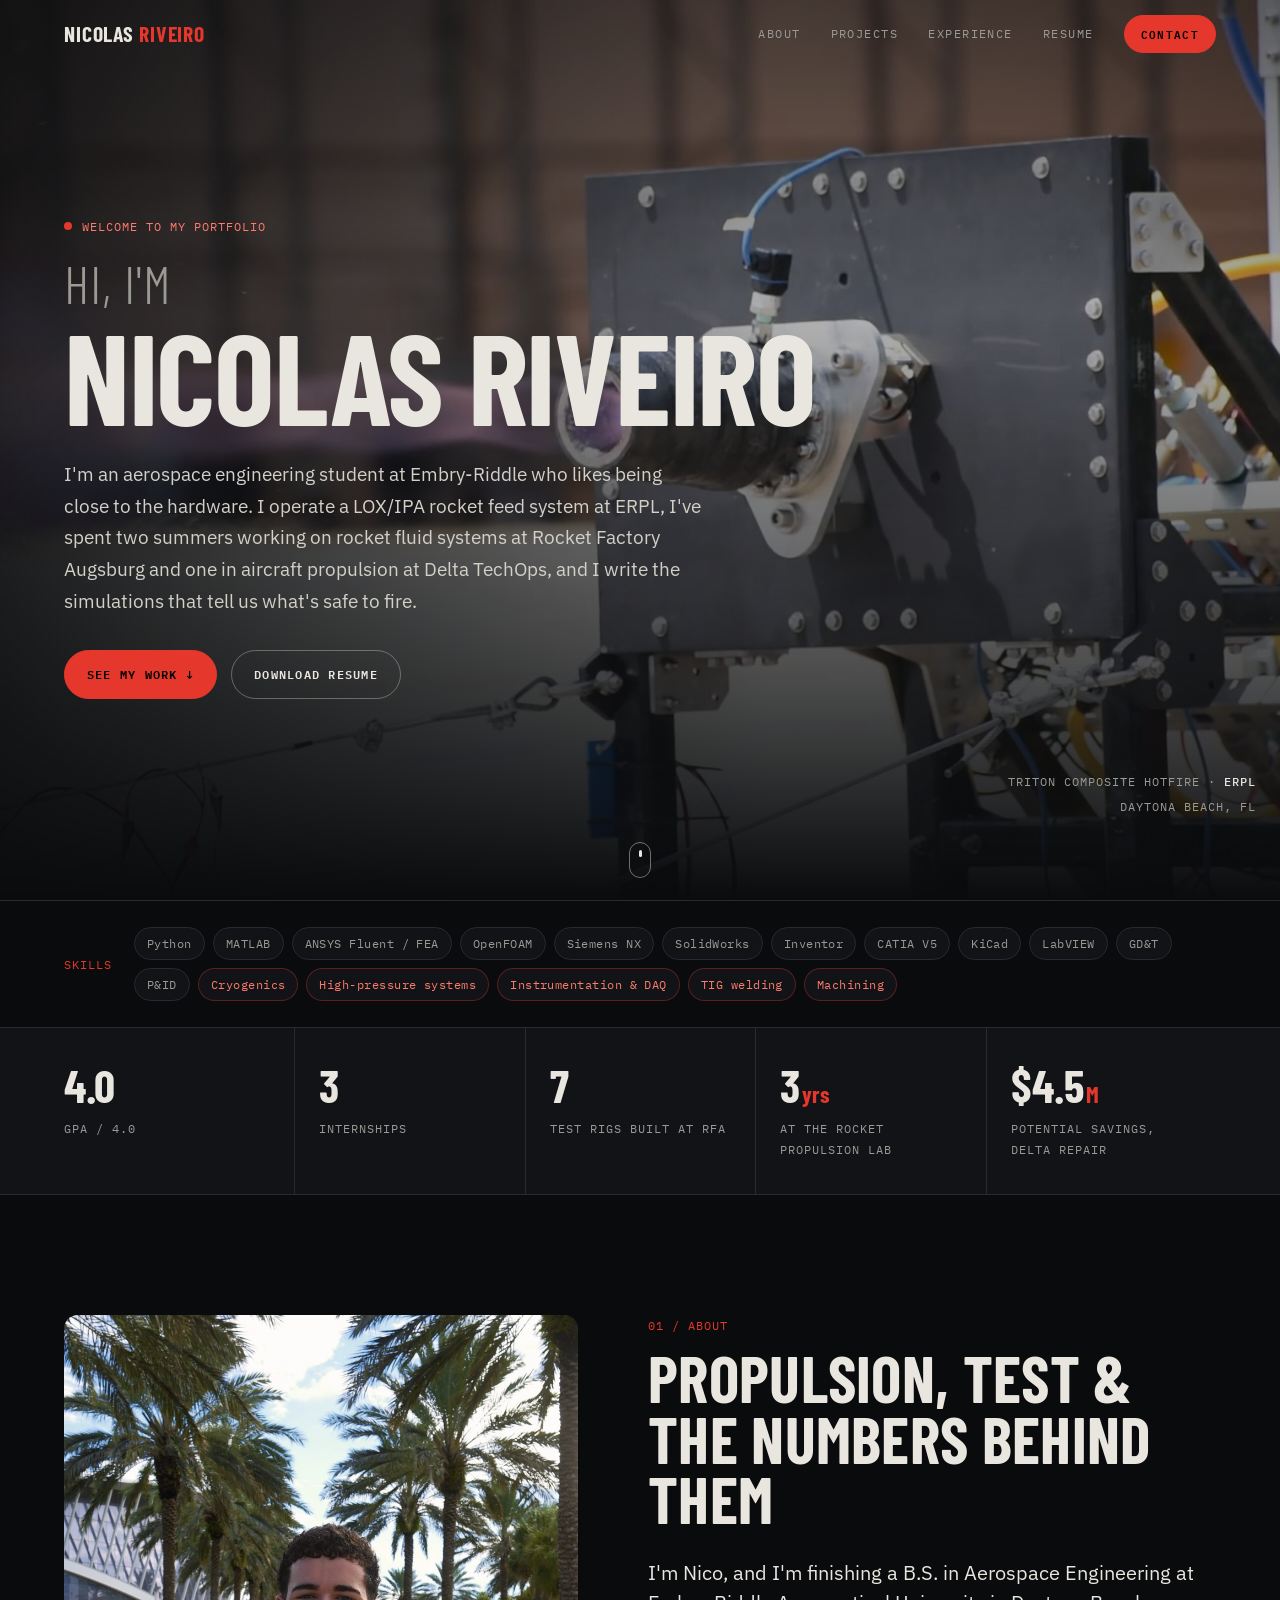
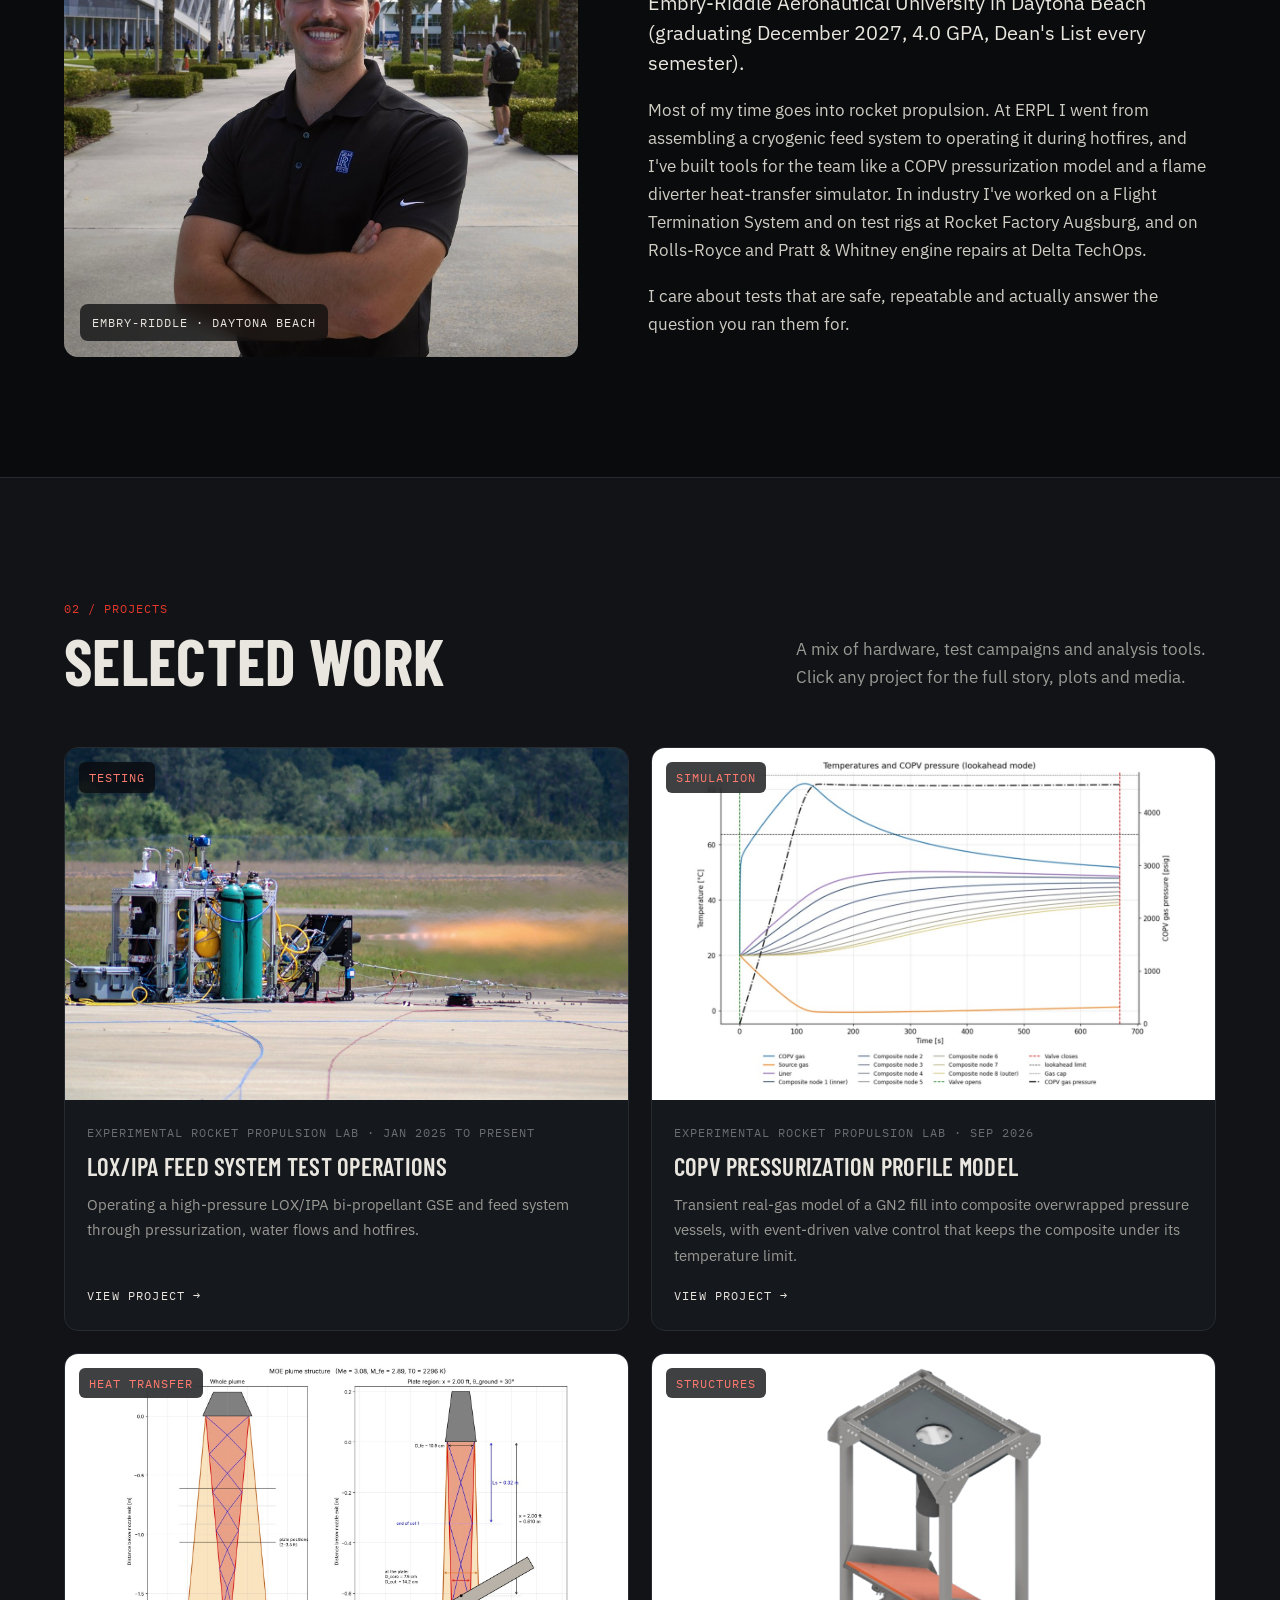
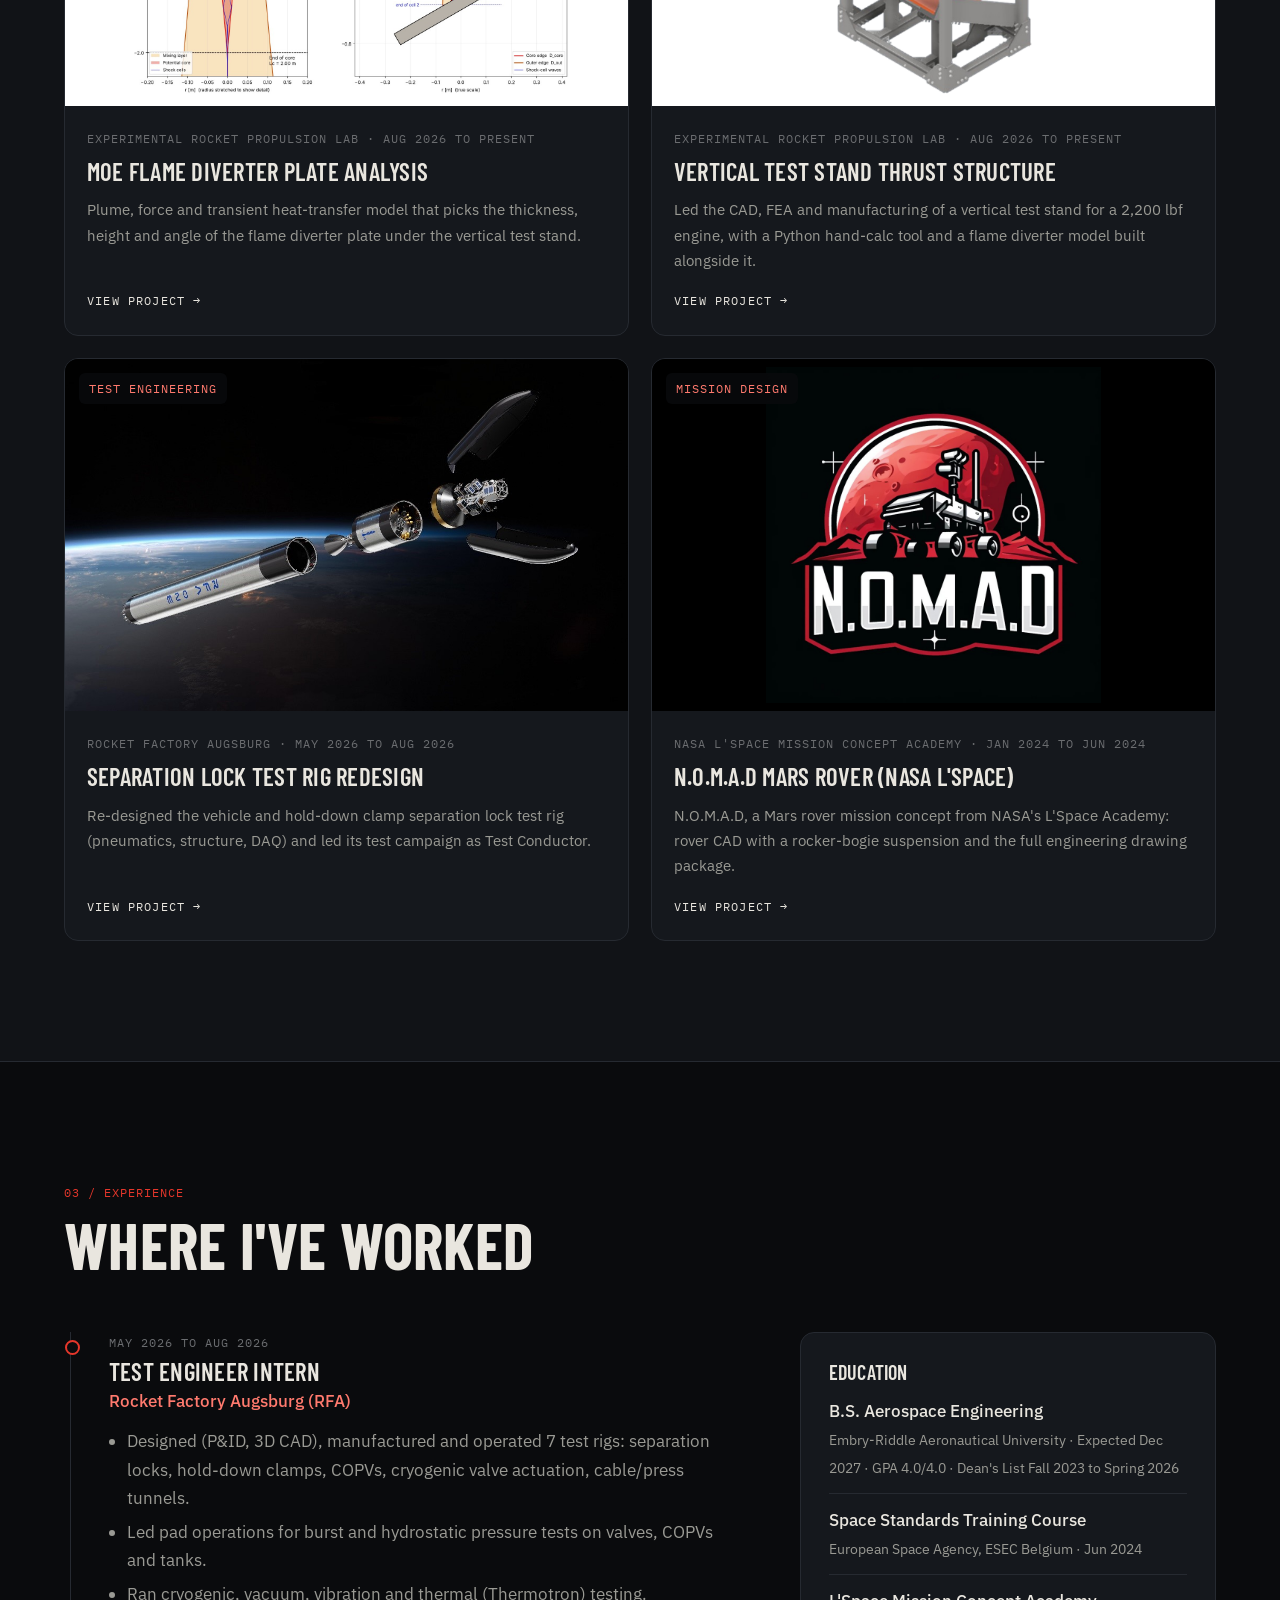
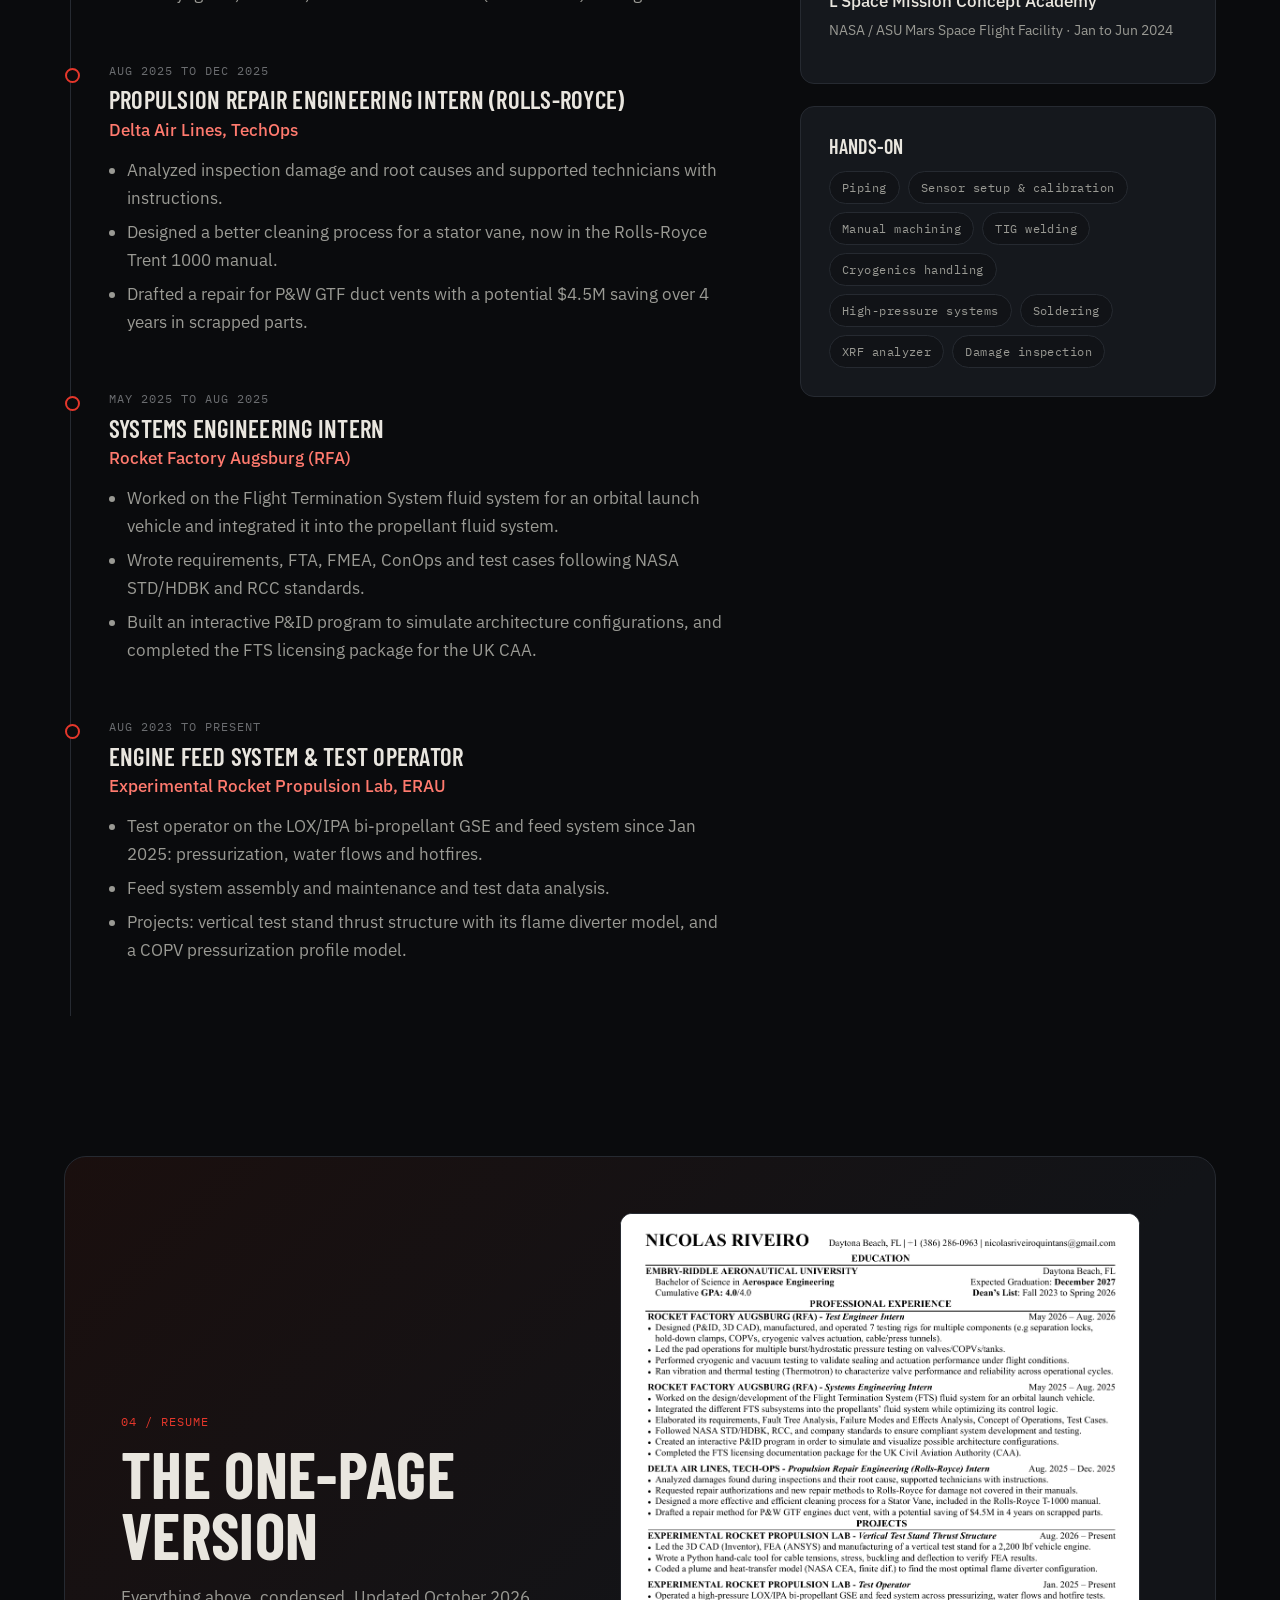
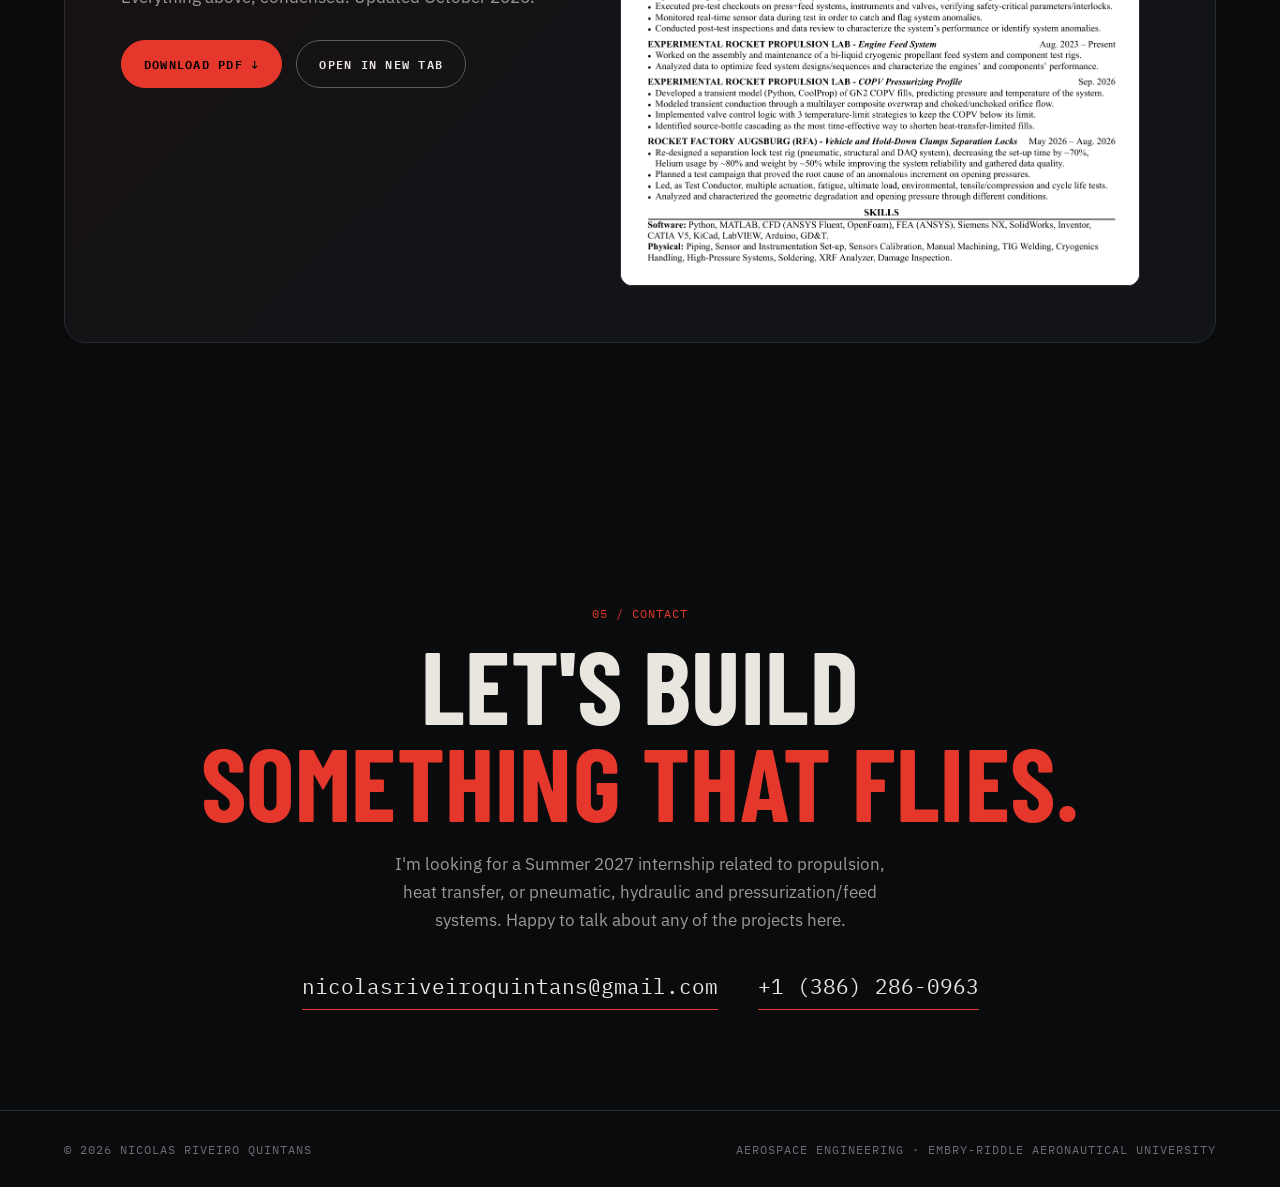
<file: index.html>
<!doctype html>
<html lang="en">
<head>
<meta charset="utf-8">
<meta name="viewport" content="width=device-width, initial-scale=1">
<title>Nicolas Riveiro Quintans | Aerospace Engineer</title>
<meta name="description" content="Aerospace engineering student at Embry-Riddle. Rocket propulsion test operations, test engineering, and analysis.">
<meta property="og:title" content="Nicolas Riveiro Quintans | Aerospace Engineer">
<meta property="og:description" content="Aerospace engineering student at Embry-Riddle. Rocket propulsion test operations, test engineering, and analysis.">
<meta property="og:image" content="assets/img/triton-poster.jpg">
<link rel="icon" href="data:image/svg+xml,%3Csvg xmlns='http://www.w3.org/2000/svg' viewBox='0 0 64 64'%3E%3Crect width='64' height='64' rx='14' fill='%230a0b0d'/%3E%3Cpath d='M32 10 L44 40 L32 34 L20 40Z' fill='%23e5372b'/%3E%3Cpath d='M26 44 Q32 58 38 44' stroke='%23ff7a6e' stroke-width='4' fill='none'/%3E%3C/svg%3E">
<link rel="preconnect" href="https://fonts.googleapis.com">
<link rel="preconnect" href="https://fonts.gstatic.com" crossorigin>
<link href="https://fonts.googleapis.com/css2?family=Barlow+Condensed:wght@300;500;600;700&family=IBM+Plex+Mono:wght@400;500;600&family=IBM+Plex+Sans:wght@400;500;600&display=swap" rel="stylesheet">
<link rel="stylesheet" href="css/style.css">
</head>
<body>
<header class="nav">
  <div class="wrap">
    <a class="brand" href="index.html">Nicolas <span>Riveiro</span></a>
    <nav class="nav-links">
      <a href="index.html#about">About</a>
      <a href="index.html#projects">Projects</a>
      <a href="index.html#experience">Experience</a>
      <a href="index.html#resume">Resume</a>
      <a class="btn small" href="index.html#contact">Contact</a>
    </nav>
    <button class="menu-btn" aria-label="Open menu"><span></span><span></span><span></span></button>
  </div>
</header>

<section class="hero" id="top">
  <video class="hero-video" autoplay muted loop playsinline preload="auto" poster="assets/img/triton-poster.jpg">
    <source src="assets/video/triton-hotfire.mp4" type="video/mp4">
  </video>
  <div class="wrap">
    <div class="hero-tag mono reveal"><span class="dot"></span>Welcome to my portfolio</div>
    <h1 class="reveal d1"><span class="thin">Hi, I'm</span>Nicolas Riveiro</h1>
    <p class="lead reveal d2">I'm an aerospace engineering student at Embry-Riddle who likes being close to the hardware. I operate a LOX/IPA rocket feed system at ERPL, I've spent two summers working on rocket fluid systems at Rocket Factory Augsburg and one in aircraft propulsion at Delta TechOps, and I write the simulations that tell us what's safe to fire.</p>
    <div class="hero-actions reveal d3">
      <a class="btn" href="#projects">See my work &darr;</a>
      <a class="btn ghost" href="assets/docs/Nicolas-Riveiro-Resume.pdf" target="_blank" rel="noopener">Download resume</a>
    </div>
  </div>
  <div class="hero-meta mono">
    <div>Triton composite hotfire &middot; <b>ERPL</b></div>
    <div>Daytona Beach, FL</div>
  </div>
  <a class="scroll-cue" href="#about" aria-label="Scroll down"></a>
</section>

<div class="skills-band">
  <div class="wrap">
    <span class="mono accent skills-lbl">Skills</span>
    <div class="chips">
      <span class="chip">Python</span><span class="chip">MATLAB</span><span class="chip">ANSYS Fluent / FEA</span><span class="chip">OpenFOAM</span><span class="chip">Siemens NX</span><span class="chip">SolidWorks</span><span class="chip">Inventor</span><span class="chip">CATIA V5</span><span class="chip">KiCad</span><span class="chip">LabVIEW</span><span class="chip">GD&amp;T</span><span class="chip">P&amp;ID</span><span class="chip hot">Cryogenics</span><span class="chip hot">High-pressure systems</span><span class="chip hot">Instrumentation &amp; DAQ</span><span class="chip hot">TIG welding</span><span class="chip hot">Machining</span>
    </div>
  </div>
</div>

<div class="stats">
  <div class="wrap">
    <div class="stat"><div class="num"><span data-count="4.0">4.0</span></div><div class="lbl mono">GPA / 4.0</div></div>
    <div class="stat"><div class="num"><span data-count="3">3</span></div><div class="lbl mono">Internships</div></div>
    <div class="stat"><div class="num"><span data-count="7">7</span></div><div class="lbl mono">Test rigs built at RFA</div></div>
    <div class="stat"><div class="num"><span data-count="3">3</span><small>yrs</small></div><div class="lbl mono">At the Rocket Propulsion Lab</div></div>
    <div class="stat"><div class="num">$<span data-count="4.5">4.5</span><small>M</small></div><div class="lbl mono">Potential savings, Delta repair</div></div>
  </div>
</div>

<section id="about">
  <div class="wrap about-grid">
    <figure class="portrait reveal">
      <img src="assets/img/nico-headshot.jpg" alt="Nicolas Riveiro Quintans at Embry-Riddle Aeronautical University" style="object-position:50% 40%">
      <figcaption class="mono">Embry-Riddle &middot; Daytona Beach</figcaption>
    </figure>
    <div class="about-text">
      <span class="sec-label mono reveal">01 / About</span>
      <h2 class="reveal d1" style="margin-bottom:28px">Propulsion, test &amp; the numbers behind them</h2>
      <p class="reveal d1">I'm Nico, and I'm finishing a B.S. in Aerospace Engineering at Embry-Riddle Aeronautical University in Daytona Beach (graduating December 2027, 4.0 GPA, Dean's List every semester).</p>
      <p class="reveal d2">Most of my time goes into rocket propulsion. At ERPL I went from assembling a cryogenic feed system to operating it during hotfires, and I've built tools for the team like a COPV pressurization model and a flame diverter heat-transfer simulator. In industry I've worked on a Flight Termination System and on test rigs at Rocket Factory Augsburg, and on Rolls-Royce and Pratt &amp; Whitney engine repairs at Delta TechOps.</p>
      <p class="reveal d2">I care about tests that are safe, repeatable and actually answer the question you ran them for.</p>

    </div>
  </div>
</section>

<section id="projects" style="background:var(--bg-2);border-top:1px solid var(--line);border-bottom:1px solid var(--line)">
  <div class="wrap">
    <div class="sec-head">
      <div><span class="sec-label mono reveal">02 / Projects</span><h2 class="reveal d1">Selected work</h2></div>
      <p class="reveal d2">A mix of hardware, test campaigns and analysis tools. Click any project for the full story, plots and media.</p>
    </div>
    <div class="proj-grid">
<a class="card wide reveal d1" href="projects/feed-system-ops.html">
  <div class="card-media"><img src="assets/img/draco-hotfire.jpg" alt="LOX/IPA Feed System Test Operations" loading="lazy"><span class="tagline mono">Testing</span></div>
  <div class="card-body">
    <div class="meta mono">Experimental Rocket Propulsion Lab &middot; Jan 2025 to Present</div>
    <h3>LOX/IPA Feed System Test Operations</h3>
    <p>Operating a high-pressure LOX/IPA bi-propellant GSE and feed system through pressurization, water flows and hotfires.</p>
    <span class="card-more">View project <span class="arr">&rarr;</span></span>
  </div>
</a>
<a class="card wide reveal d2" href="projects/copv-pressurization-model.html">
  <div class="card-media contain"><img src="assets/img/copv-temperatures.jpg" alt="COPV Pressurization Profile Model" loading="lazy"><span class="tagline mono">Simulation</span></div>
  <div class="card-body">
    <div class="meta mono">Experimental Rocket Propulsion Lab &middot; Sep 2026</div>
    <h3>COPV Pressurization Profile Model</h3>
    <p>Transient real-gas model of a GN2 fill into composite overwrapped pressure vessels, with event-driven valve control that keeps the composite under its temperature limit.</p>
    <span class="card-more">View project <span class="arr">&rarr;</span></span>
  </div>
</a>
<a class="card wide reveal d3" href="projects/flame-diverter.html">
  <div class="card-media contain"><img src="assets/img/diverter-plume.jpg" alt="MOE Flame Diverter Plate Analysis" loading="lazy"><span class="tagline mono">Heat Transfer</span></div>
  <div class="card-body">
    <div class="meta mono">Experimental Rocket Propulsion Lab &middot; Aug 2026 to Present</div>
    <h3>MOE Flame Diverter Plate Analysis</h3>
    <p>Plume, force and transient heat-transfer model that picks the thickness, height and angle of the flame diverter plate under the vertical test stand.</p>
    <span class="card-more">View project <span class="arr">&rarr;</span></span>
  </div>
</a>
<a class="card wide reveal d1" href="projects/vertical-test-stand.html">
  <div class="card-media contain"><img src="assets/img/vtsd-assembly.png" alt="Vertical Test Stand Thrust Structure" loading="lazy"><span class="tagline mono">Structures</span></div>
  <div class="card-body">
    <div class="meta mono">Experimental Rocket Propulsion Lab &middot; Aug 2026 to Present</div>
    <h3>Vertical Test Stand Thrust Structure</h3>
    <p>Led the CAD, FEA and manufacturing of a vertical test stand for a 2,200 lbf engine, with a Python hand-calc tool and a flame diverter model built alongside it.</p>
    <span class="card-more">View project <span class="arr">&rarr;</span></span>
  </div>
</a>
<a class="card wide reveal d2" href="projects/separation-lock-test-rig.html">
  <div class="card-media"><img src="assets/img/rfa-one-separation.jpg" alt="Separation Lock Test Rig Redesign" loading="lazy"><span class="tagline mono">Test Engineering</span></div>
  <div class="card-body">
    <div class="meta mono">Rocket Factory Augsburg &middot; May 2026 to Aug 2026</div>
    <h3>Separation Lock Test Rig Redesign</h3>
    <p>Re-designed the vehicle and hold-down clamp separation lock test rig (pneumatics, structure, DAQ) and led its test campaign as Test Conductor.</p>
    <span class="card-more">View project <span class="arr">&rarr;</span></span>
  </div>
</a>
<a class="card wide reveal d3" href="projects/lspace-rover.html">
  <div class="card-media dark"><img src="assets/img/nomad-patch.jpg" alt="N.O.M.A.D Mars Rover (NASA L&#x27;Space)" loading="lazy"><span class="tagline mono">Mission Design</span></div>
  <div class="card-body">
    <div class="meta mono">NASA L'Space Mission Concept Academy &middot; Jan 2024 to Jun 2024</div>
    <h3>N.O.M.A.D Mars Rover (NASA L'Space)</h3>
    <p>N.O.M.A.D, a Mars rover mission concept from NASA's L'Space Academy: rover CAD with a rocker-bogie suspension and the full engineering drawing package.</p>
    <span class="card-more">View project <span class="arr">&rarr;</span></span>
  </div>
</a>
    </div>
  </div>
</section>

<section id="experience">
  <div class="wrap">
    <div class="sec-head">
      <div><span class="sec-label mono reveal">03 / Experience</span><h2 class="reveal d1">Where I've worked</h2></div>
    </div>
    <div class="exp-grid">
      <div class="timeline">
        <div class="t-item reveal">
          <div class="when mono">May 2026 to Aug 2026</div>
          <h3>Test Engineer Intern</h3><div class="org">Rocket Factory Augsburg (RFA)</div>
          <ul><li>Designed (P&amp;ID, 3D CAD), manufactured and operated 7 test rigs: separation locks, hold-down clamps, COPVs, cryogenic valve actuation, cable/press tunnels.</li>
          <li>Led pad operations for burst and hydrostatic pressure tests on valves, COPVs and tanks.</li>
          <li>Ran cryogenic, vacuum, vibration and thermal (Thermotron) testing.</li></ul>
        </div>
        <div class="t-item reveal">
          <div class="when mono">Aug 2025 to Dec 2025</div>
          <h3>Propulsion Repair Engineering Intern (Rolls-Royce)</h3><div class="org">Delta Air Lines, TechOps</div>
          <ul><li>Analyzed inspection damage and root causes and supported technicians with instructions.</li>
          <li>Designed a better cleaning process for a stator vane, now in the Rolls-Royce Trent 1000 manual.</li>
          <li>Drafted a repair for P&amp;W GTF duct vents with a potential $4.5M saving over 4 years in scrapped parts.</li></ul>
        </div>
        <div class="t-item reveal">
          <div class="when mono">May 2025 to Aug 2025</div>
          <h3>Systems Engineering Intern</h3><div class="org">Rocket Factory Augsburg (RFA)</div>
          <ul><li>Worked on the Flight Termination System fluid system for an orbital launch vehicle and integrated it into the propellant fluid system.</li>
          <li>Wrote requirements, FTA, FMEA, ConOps and test cases following NASA STD/HDBK and RCC standards.</li>
          <li>Built an interactive P&amp;ID program to simulate architecture configurations, and completed the FTS licensing package for the UK CAA.</li></ul>
        </div>
        <div class="t-item reveal">
          <div class="when mono">Aug 2023 to Present</div>
          <h3>Engine Feed System &amp; Test Operator</h3><div class="org">Experimental Rocket Propulsion Lab, ERAU</div>
          <ul><li>Test operator on the LOX/IPA bi-propellant GSE and feed system since Jan 2025: pressurization, water flows and hotfires.</li>
          <li>Feed system assembly and maintenance and test data analysis.</li><li>Projects: vertical test stand thrust structure with its flame diverter model, and a COPV pressurization profile model.</li></ul>
        </div>
      </div>
      <div>
        <div class="side-box reveal">
          <h3>Education</h3>
          <div class="item"><b>B.S. Aerospace Engineering</b><span>Embry-Riddle Aeronautical University &middot; Expected Dec 2027 &middot; GPA 4.0/4.0 &middot; Dean's List Fall 2023 to Spring 2026</span></div>
          <div class="item"><b>Space Standards Training Course</b><span>European Space Agency, ESEC Belgium &middot; Jun 2024</span></div>
          <div class="item"><b>L'Space Mission Concept Academy</b><span>NASA / ASU Mars Space Flight Facility &middot; Jan to Jun 2024</span></div>
        </div>
        <div class="side-box reveal d1">
          <h3>Hands-on</h3>
          <div class="chips" style="margin-top:0">
            <span class="chip">Piping</span><span class="chip">Sensor setup &amp; calibration</span><span class="chip">Manual machining</span><span class="chip">TIG welding</span><span class="chip">Cryogenics handling</span><span class="chip">High-pressure systems</span><span class="chip">Soldering</span><span class="chip">XRF analyzer</span><span class="chip">Damage inspection</span>
          </div>
        </div>
      </div>
    </div>
  </div>
</section>

<section id="resume" style="padding-top:20px">
  <div class="wrap">
    <div class="resume-box reveal">
      <div>
        <span class="sec-label mono">04 / Resume</span>
        <h2>The one-page version</h2>
        <p>Everything above, condensed. Updated October 2026.</p>
        <div class="hero-actions">
          <a class="btn" href="assets/docs/Nicolas-Riveiro-Resume.pdf" download>Download PDF &darr;</a>
          <a class="btn ghost" href="assets/docs/Nicolas-Riveiro-Resume.pdf" target="_blank" rel="noopener">Open in new tab</a>
        </div>
      </div>
      <a class="resume-frame" href="assets/docs/Nicolas-Riveiro-Resume.pdf" target="_blank" rel="noopener" aria-label="Open resume PDF"><img src="assets/img/resume-preview.png" alt="Preview of Nicolas Riveiro Quintans resume"></a>
    </div>
  </div>
</section>

<section class="contact" id="contact">
  <div class="wrap">
    <span class="sec-label mono reveal">05 / Contact</span>
    <h2 class="reveal d1">Let's build<br><span class="accent">something that flies.</span></h2>
    <p class="reveal d2">I'm looking for a Summer 2027 internship related to propulsion, heat transfer, or pneumatic, hydraulic and pressurization/feed systems. Happy to talk about any of the projects here.</p>
    <div class="contact-links reveal d3">
      <a class="email" href="mailto:nicolasriveiroquintans@gmail.com">nicolasriveiroquintans@gmail.com</a>
      <a class="email" href="tel:+13862860963">+1 (386) 286-0963</a>
    </div>
  </div>
</section>
<footer>
  <div class="wrap mono">
    <span>&copy; <span class="year">2026</span> Nicolas Riveiro Quintans</span>
    <span>Aerospace Engineering &middot; Embry-Riddle Aeronautical University</span>
  </div>
</footer>
<div class="lightbox" role="dialog" aria-modal="true"><img alt=""><div class="cap mono"></div></div>
<script src="js/main.js"></script>
</body>
</html>
</file>
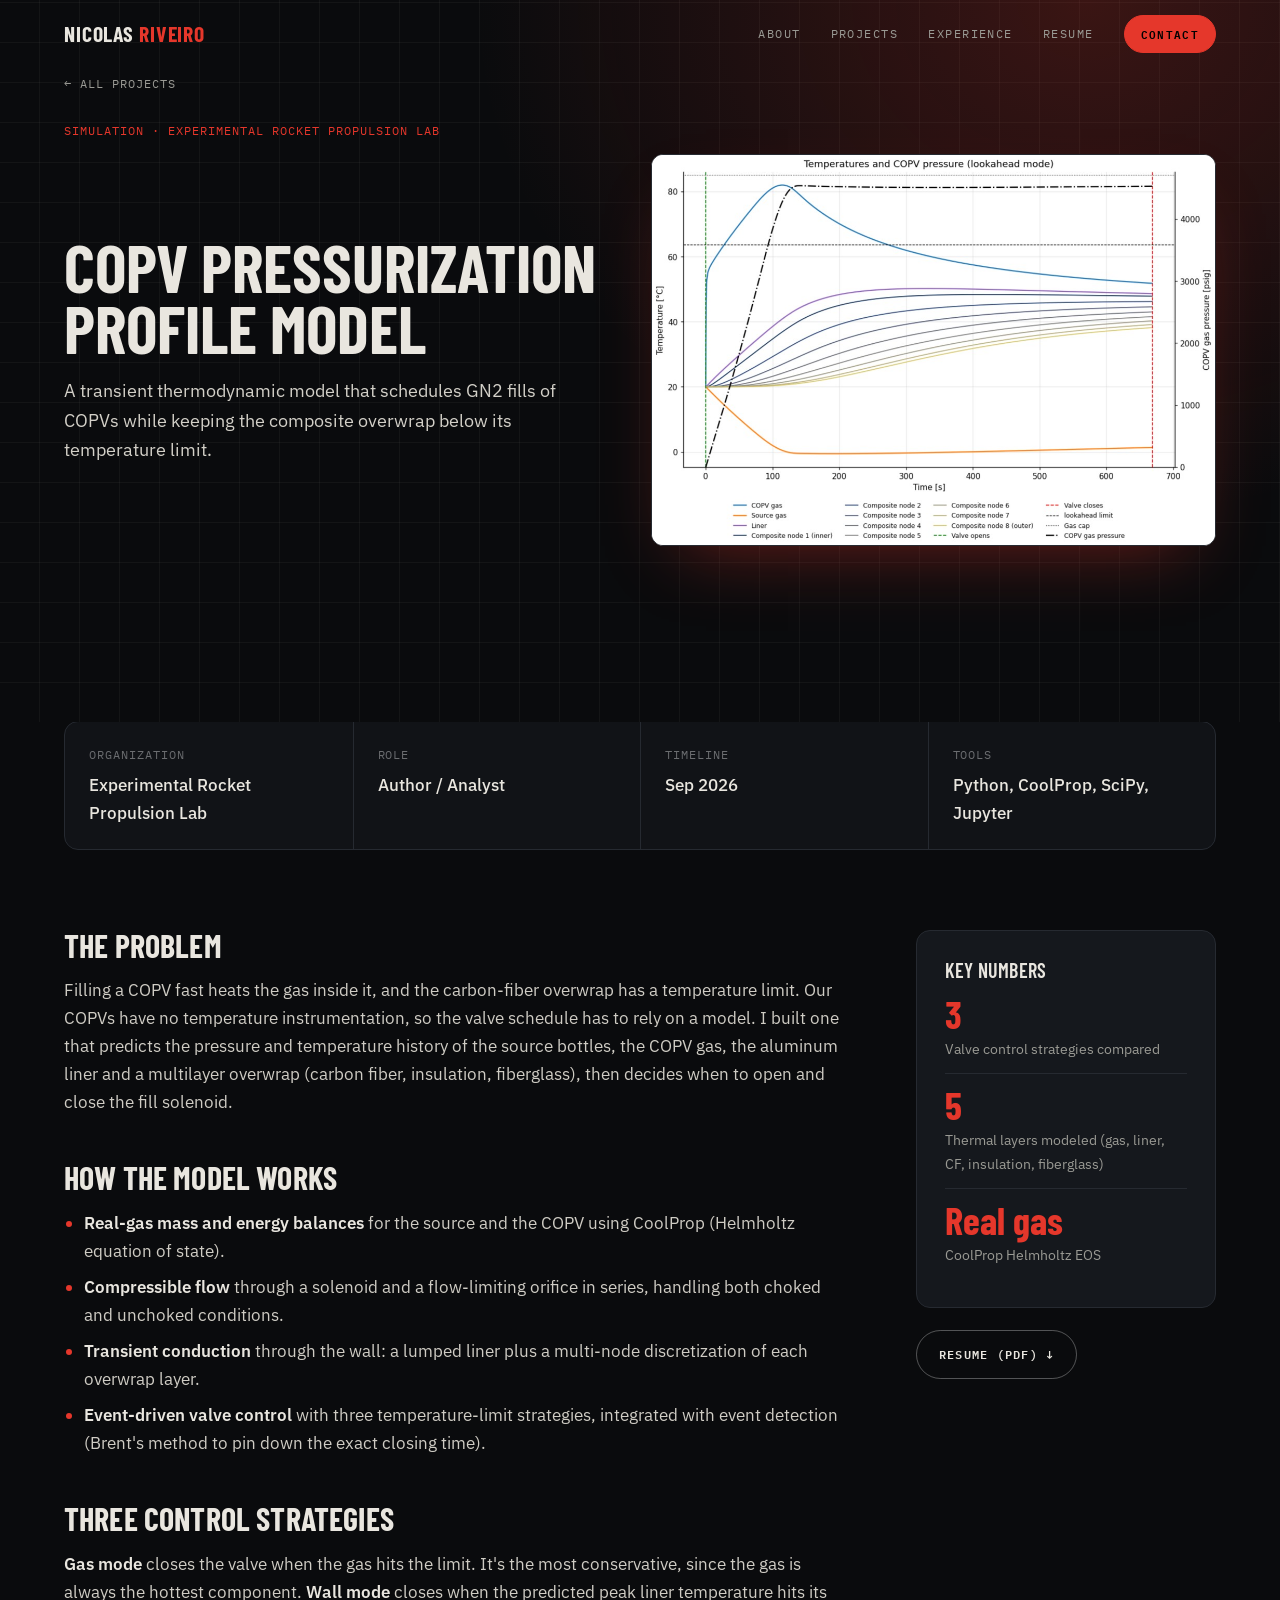
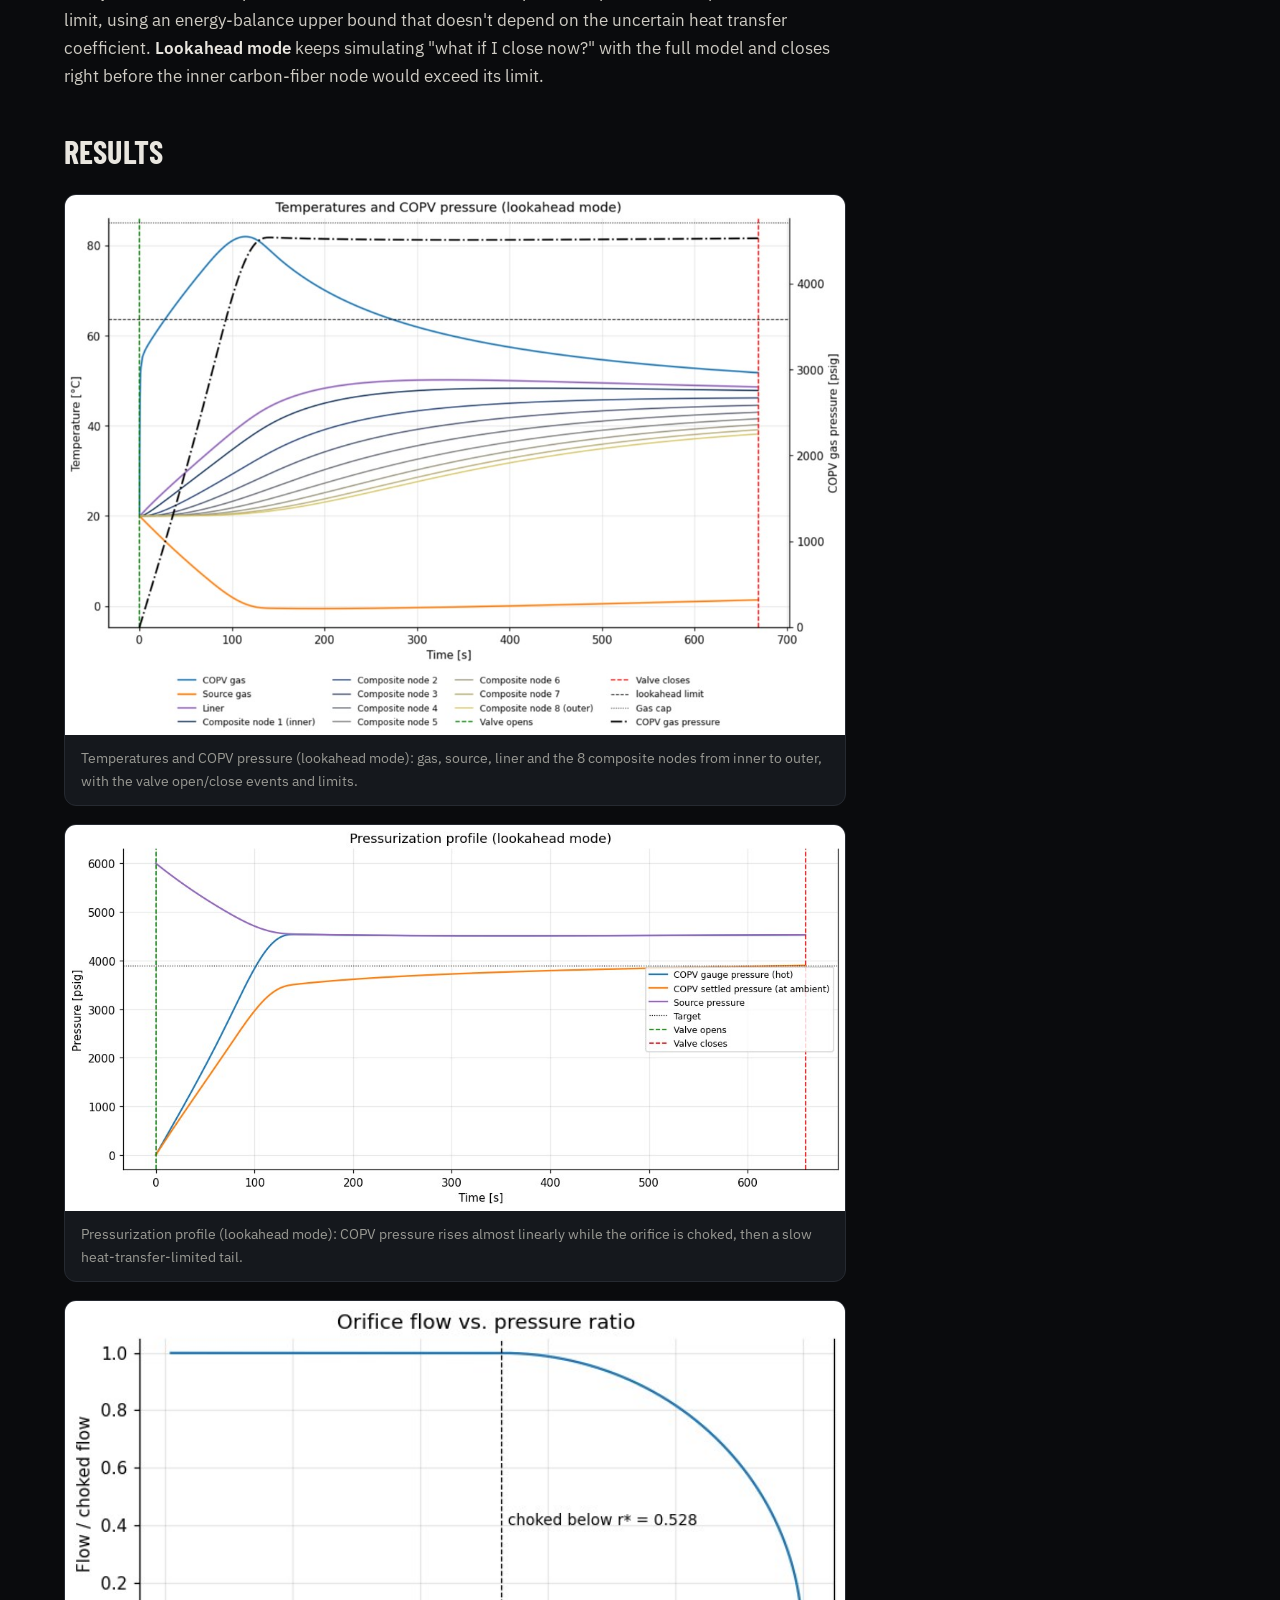
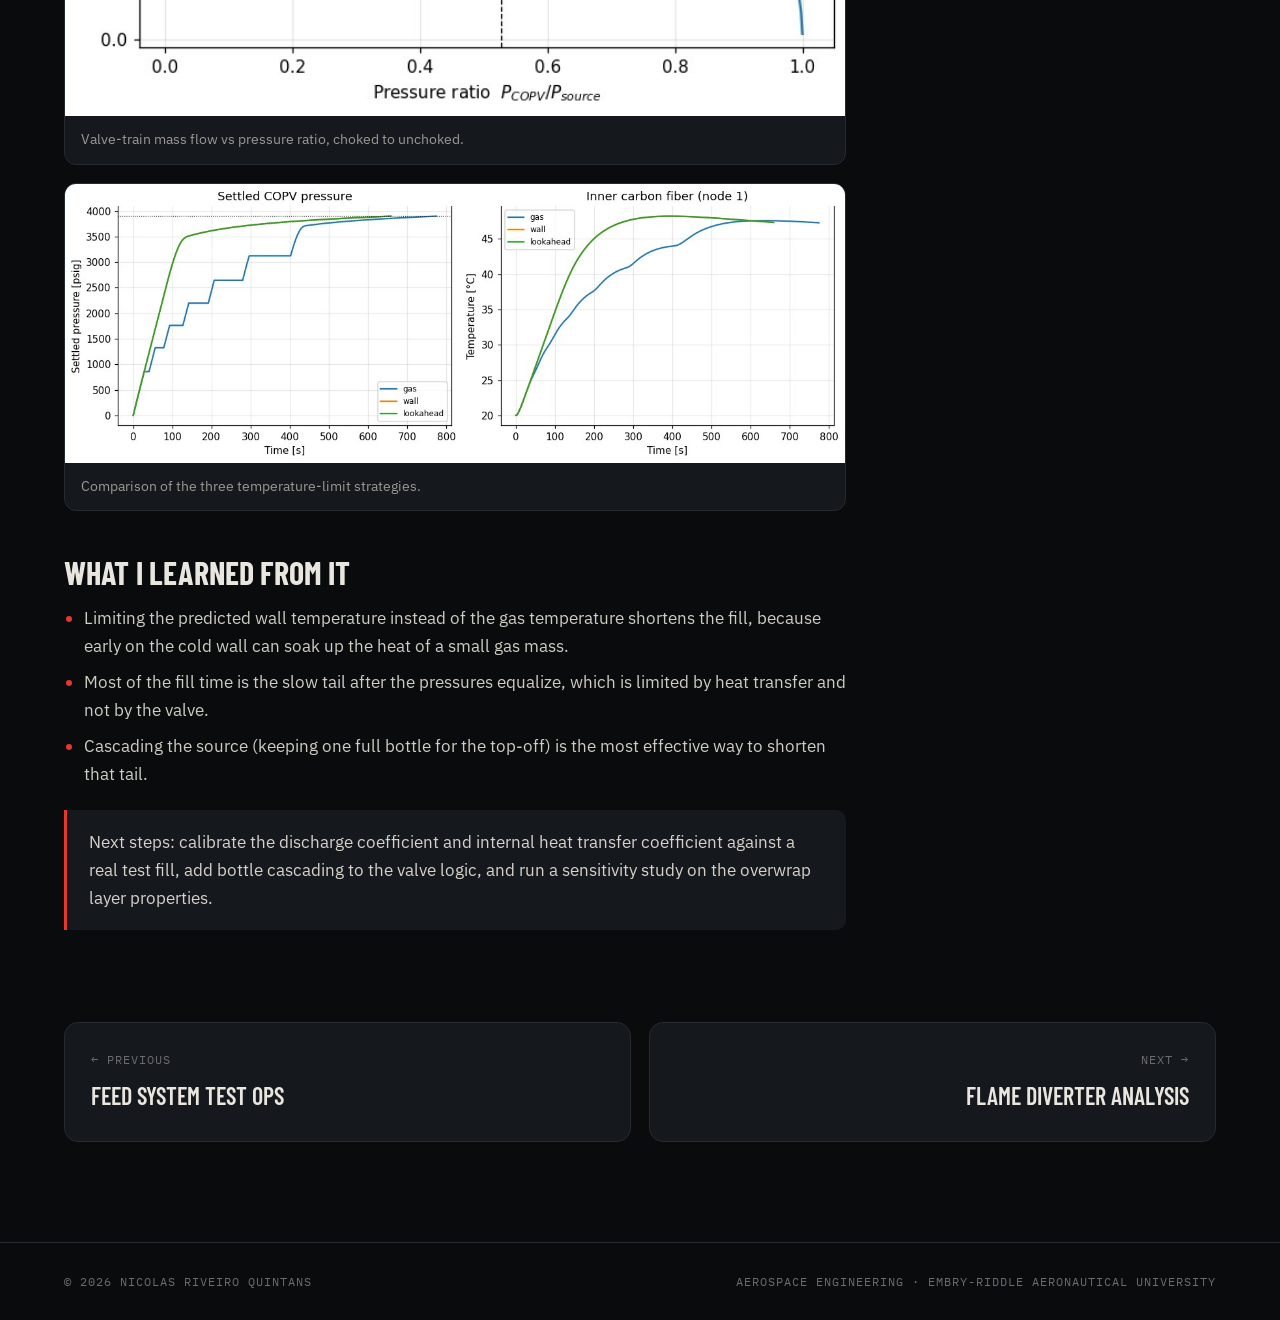
<file: projects/copv-pressurization-model.html>
<!doctype html>
<html lang="en">
<head>
<meta charset="utf-8">
<meta name="viewport" content="width=device-width, initial-scale=1">
<title>COPV Pressurization Profile Model | Nicolas Riveiro Quintans</title>
<meta name="description" content="Transient real-gas model of a GN2 fill into composite overwrapped pressure vessels, with event-driven valve control that keeps the composite under its temperature limit.">
<meta property="og:title" content="COPV Pressurization Profile Model | Nicolas Riveiro Quintans">
<meta property="og:description" content="Transient real-gas model of a GN2 fill into composite overwrapped pressure vessels, with event-driven valve control that keeps the composite under its temperature limit.">
<meta property="og:image" content="../assets/img/triton-poster.jpg">
<link rel="icon" href="data:image/svg+xml,%3Csvg xmlns='http://www.w3.org/2000/svg' viewBox='0 0 64 64'%3E%3Crect width='64' height='64' rx='14' fill='%230a0b0d'/%3E%3Cpath d='M32 10 L44 40 L32 34 L20 40Z' fill='%23e5372b'/%3E%3Cpath d='M26 44 Q32 58 38 44' stroke='%23ff7a6e' stroke-width='4' fill='none'/%3E%3C/svg%3E">
<link rel="preconnect" href="https://fonts.googleapis.com">
<link rel="preconnect" href="https://fonts.gstatic.com" crossorigin>
<link href="https://fonts.googleapis.com/css2?family=Barlow+Condensed:wght@300;500;600;700&family=IBM+Plex+Mono:wght@400;500;600&family=IBM+Plex+Sans:wght@400;500;600&display=swap" rel="stylesheet">
<link rel="stylesheet" href="../css/style.css">
</head>
<body>
<header class="nav">
  <div class="wrap">
    <a class="brand" href="../index.html">Nicolas <span>Riveiro</span></a>
    <nav class="nav-links">
      <a href="../index.html#about">About</a>
      <a href="../index.html#projects">Projects</a>
      <a href="../index.html#experience">Experience</a>
      <a href="../index.html#resume">Resume</a>
      <a class="btn small" href="../index.html#contact">Contact</a>
    </nav>
    <button class="menu-btn" aria-label="Open menu"><span></span><span></span><span></span></button>
  </div>
</header>
<section class="p-hero plain">
  <div class="wrap">
    <a class="back mono" href="../index.html#projects">&larr; All projects</a>
    <div class="mono accent" style="margin-bottom:14px">Simulation &middot; Experimental Rocket Propulsion Lab</div>
    <div class="hero-split"><div>
    <h1>COPV Pressurization Profile Model</h1>
    <p class="sub">A transient thermodynamic model that schedules GN2 fills of COPVs while keeping the composite overwrap below its temperature limit.</p>
    </div><figure class="hero-fig"><img src="../assets/img/copv-temperatures.jpg" alt="COPV Pressurization Profile Model plot"></figure></div>
  </div>
</section>
<div class="wrap">
  <div class="facts reveal">
    <div class="fact"><div class="k mono">Organization</div><div class="v">Experimental Rocket Propulsion Lab</div></div>
    <div class="fact"><div class="k mono">Role</div><div class="v">Author / Analyst</div></div>
    <div class="fact"><div class="k mono">Timeline</div><div class="v">Sep 2026</div></div>
    <div class="fact"><div class="k mono">Tools</div><div class="v">Python, CoolProp, SciPy, Jupyter</div></div>
  </div>
  <div class="p-body">
    <article class="prose reveal">
      <h2>The problem</h2>
<p>Filling a COPV fast heats the gas inside it, and the carbon-fiber overwrap has a temperature limit. Our COPVs have no temperature instrumentation, so the valve schedule has to rely on a model. I built one that predicts the pressure and temperature history of the source bottles, the COPV gas, the aluminum liner and a multilayer overwrap (carbon fiber, insulation, fiberglass), then decides when to open and close the fill solenoid.</p>
<h2>How the model works</h2>
<ul>
<li><strong>Real-gas mass and energy balances</strong> for the source and the COPV using CoolProp (Helmholtz equation of state).</li>
<li><strong>Compressible flow</strong> through a solenoid and a flow-limiting orifice in series, handling both choked and unchoked conditions.</li>
<li><strong>Transient conduction</strong> through the wall: a lumped liner plus a multi-node discretization of each overwrap layer.</li>
<li><strong>Event-driven valve control</strong> with three temperature-limit strategies, integrated with event detection (Brent's method to pin down the exact closing time).</li>
</ul>
<h2>Three control strategies</h2>
<p><strong>Gas mode</strong> closes the valve when the gas hits the limit. It's the most conservative, since the gas is always the hottest component. <strong>Wall mode</strong> closes when the predicted peak liner temperature hits its limit, using an energy-balance upper bound that doesn't depend on the uncertain heat transfer coefficient. <strong>Lookahead mode</strong> keeps simulating "what if I close now?" with the full model and closes right before the inner carbon-fiber node would exceed its limit.</p>
<h2>Results</h2>
      <div class="gallery"><figure class="full"><img src="../assets/img/copv-temperatures.jpg" alt="Temperatures and COPV pressure (lookahead mode): gas, source, liner and the 8 composite nodes from inner to outer, with the valve open/close events and limits." loading="lazy"><figcaption>Temperatures and COPV pressure (lookahead mode): gas, source, liner and the 8 composite nodes from inner to outer, with the valve open/close events and limits.</figcaption></figure>
<figure class="full"><img src="../assets/img/copv-pressure-profile.jpg" alt="Pressurization profile (lookahead mode): COPV pressure rises almost linearly while the orifice is choked, then a slow heat-transfer-limited tail." loading="lazy"><figcaption>Pressurization profile (lookahead mode): COPV pressure rises almost linearly while the orifice is choked, then a slow heat-transfer-limited tail.</figcaption></figure>
<figure class="full"><img src="../assets/img/copv-valve-flow.jpg" alt="Valve-train mass flow vs pressure ratio, choked to unchoked." loading="lazy"><figcaption>Valve-train mass flow vs pressure ratio, choked to unchoked.</figcaption></figure>
<figure class="full"><img src="../assets/img/copv-strategies.jpg" alt="Comparison of the three temperature-limit strategies." loading="lazy"><figcaption>Comparison of the three temperature-limit strategies.</figcaption></figure></div>
      <h2>What I learned from it</h2>
<ul>
<li>Limiting the predicted wall temperature instead of the gas temperature shortens the fill, because early on the cold wall can soak up the heat of a small gas mass.</li>
<li>Most of the fill time is the slow tail after the pressures equalize, which is limited by heat transfer and not by the valve.</li>
<li>Cascading the source (keeping one full bottle for the top-off) is the most effective way to shorten that tail.</li>
</ul>
<div class="callout">Next steps: calibrate the discharge coefficient and internal heat transfer coefficient against a real test fill, add bottle cascading to the valve logic, and run a sensitivity study on the overwrap layer properties.</div>
    </article>
    <aside class="aside reveal d1">
      <div class="side-box"><h3>Key numbers</h3><div class="item"><div class="num">3</div><span>Valve control strategies compared</span></div>
<div class="item"><div class="num">5</div><span>Thermal layers modeled (gas, liner, CF, insulation, fiberglass)</span></div>
<div class="item"><div class="num">Real gas</div><span>CoolProp Helmholtz EOS</span></div></div>
      
      <a class="btn ghost" href="../assets/docs/Nicolas-Riveiro-Resume.pdf" target="_blank" rel="noopener">Resume (PDF) &darr;</a>
    </aside>
  </div>
  <nav class="p-nav">
    <a class="prev" href="feed-system-ops.html"><div class="mono" style="color:var(--dim)">&larr; Previous</div><div class="t">Feed System Test Ops</div></a>
    <a class="next" href="flame-diverter.html"><div class="mono" style="color:var(--dim)">Next &rarr;</div><div class="t">Flame Diverter Analysis</div></a>
  </nav>
</div>
<footer>
  <div class="wrap mono">
    <span>&copy; <span class="year">2026</span> Nicolas Riveiro Quintans</span>
    <span>Aerospace Engineering &middot; Embry-Riddle Aeronautical University</span>
  </div>
</footer>
<div class="lightbox" role="dialog" aria-modal="true"><img alt=""><div class="cap mono"></div></div>
<script src="../js/main.js"></script>
</body>
</html>
</file>
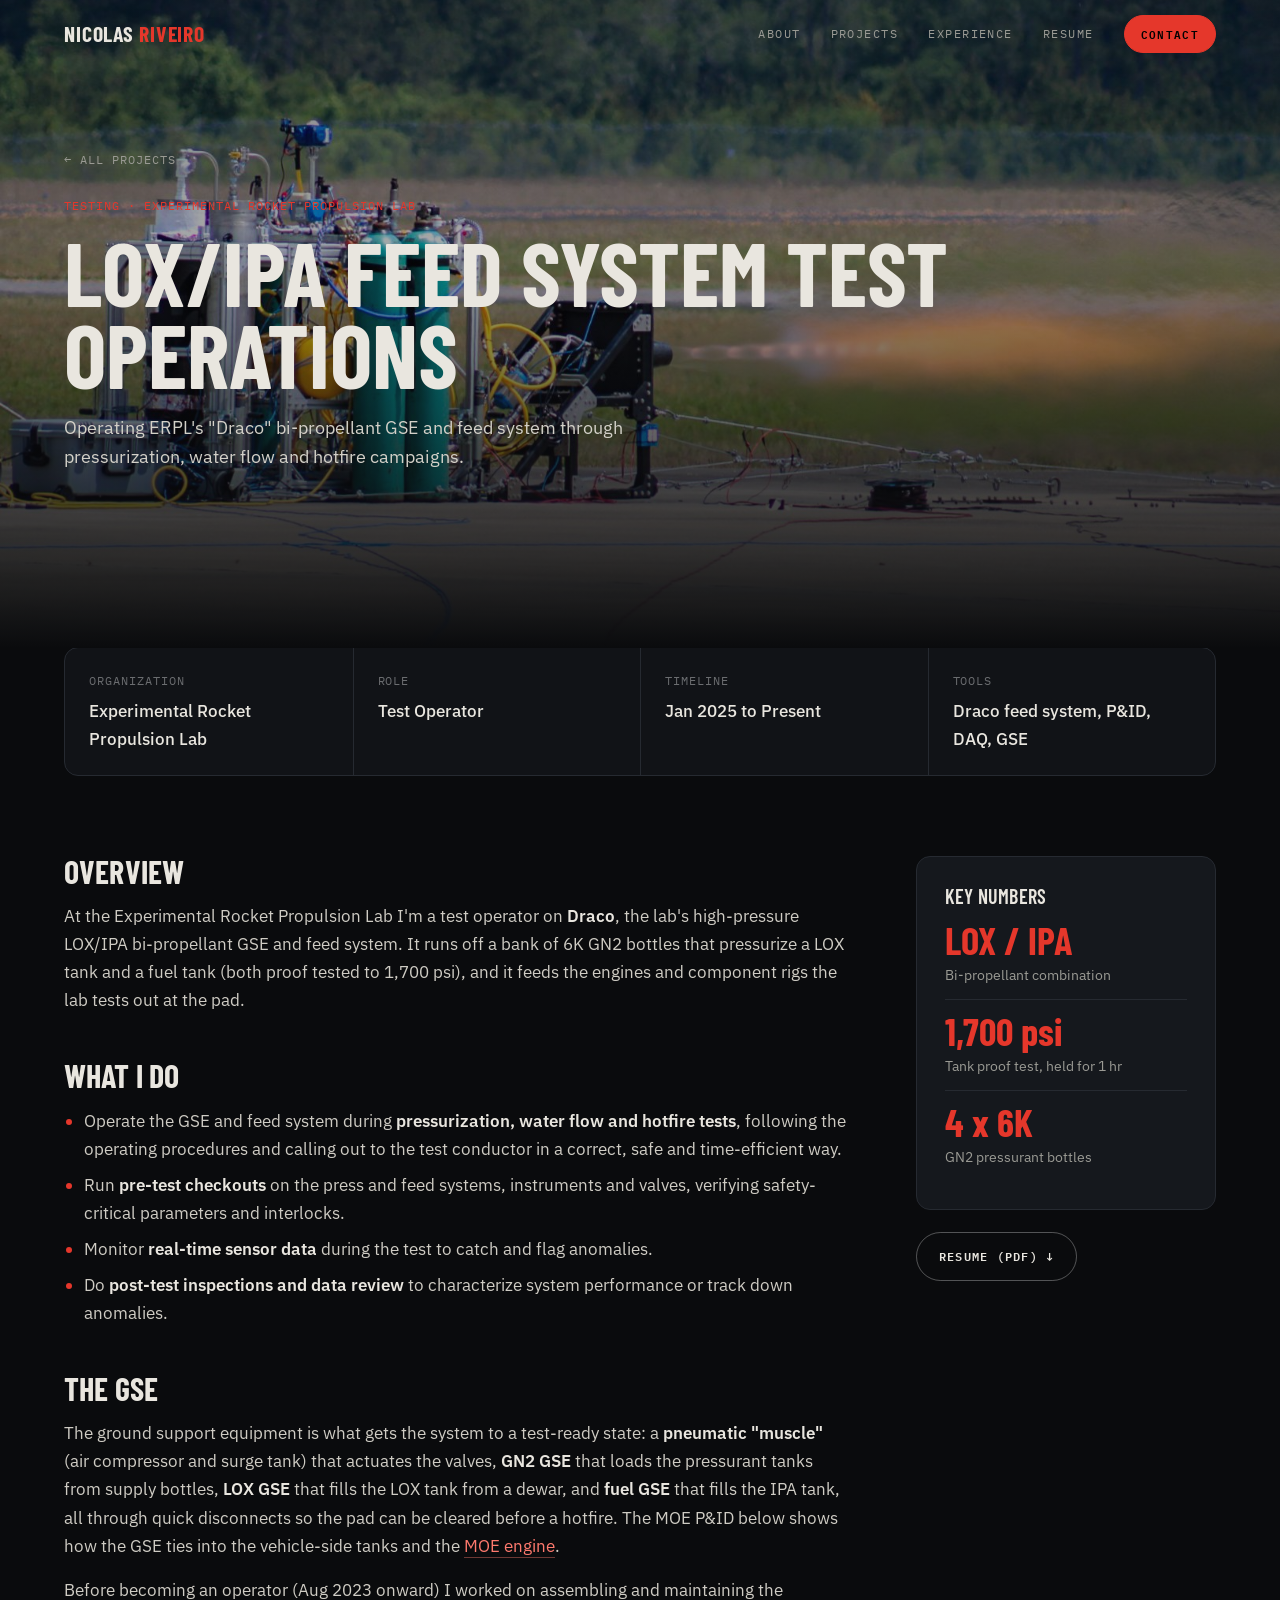
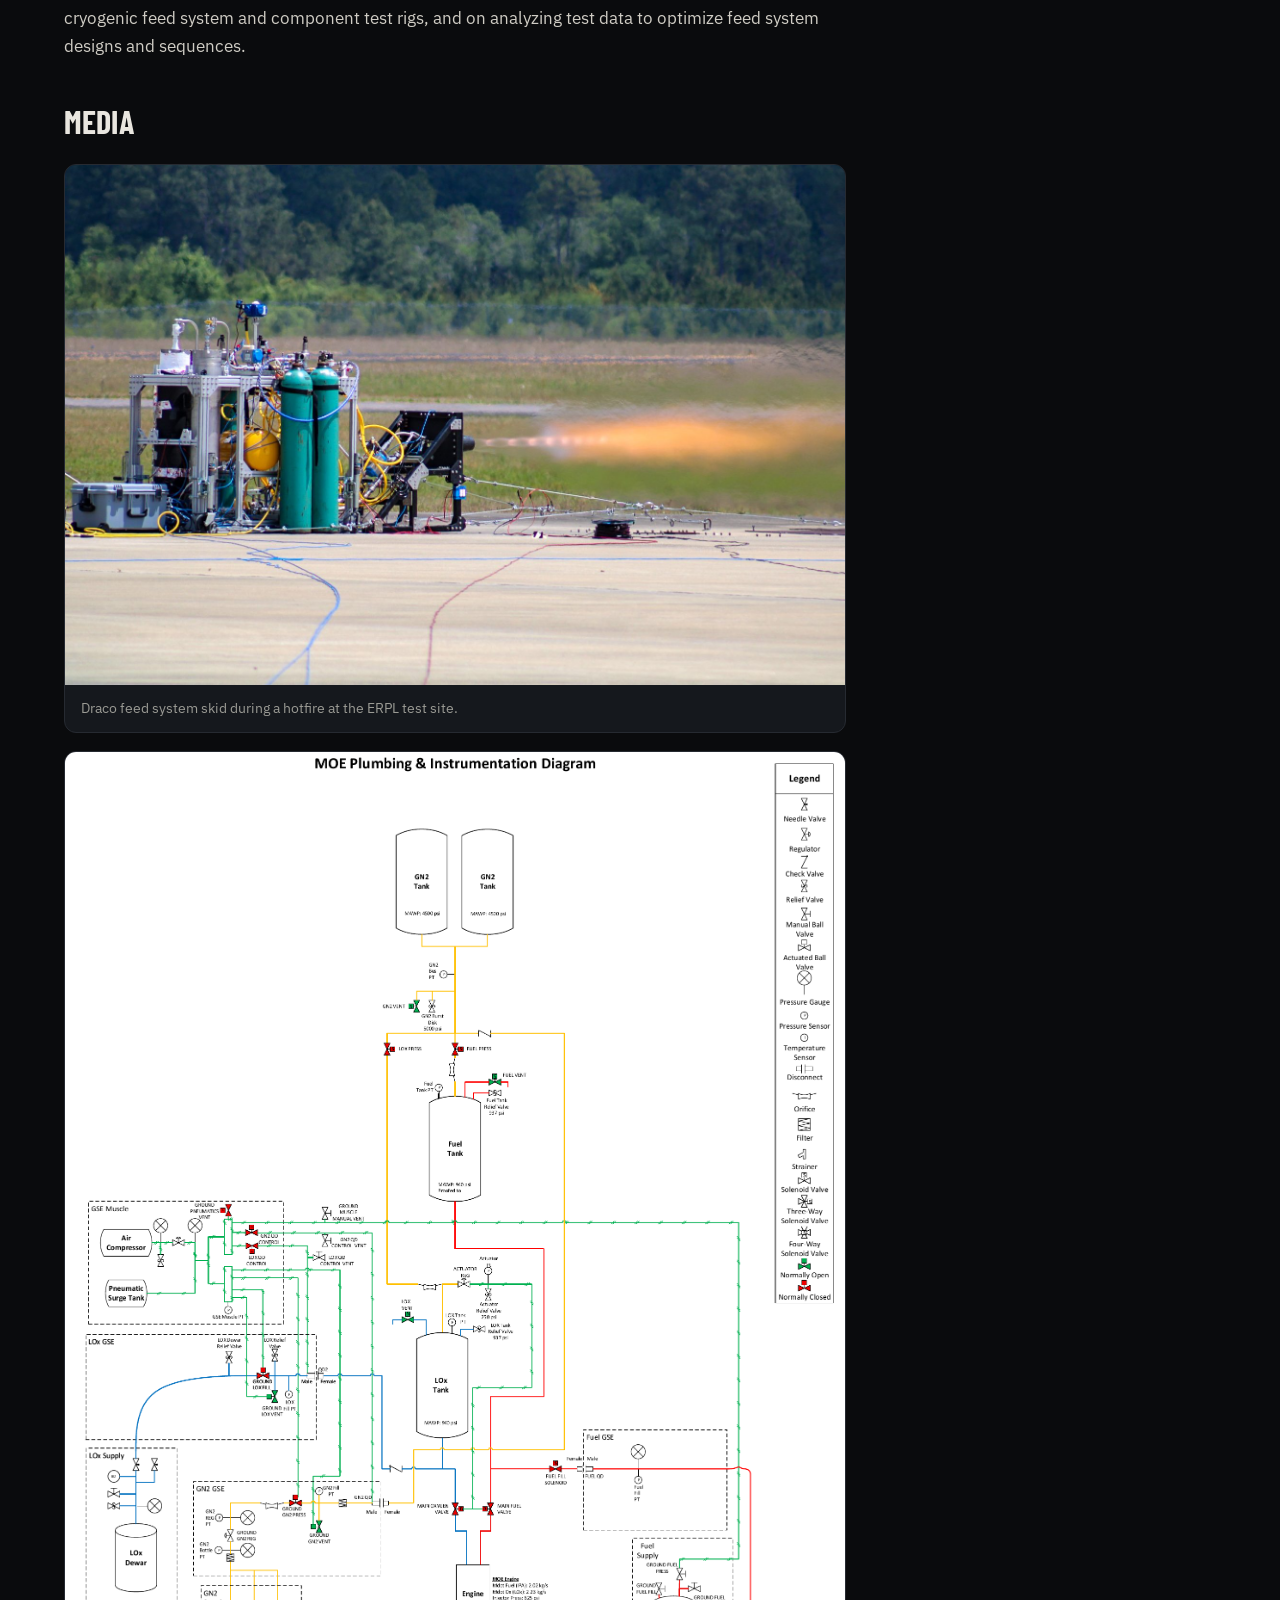
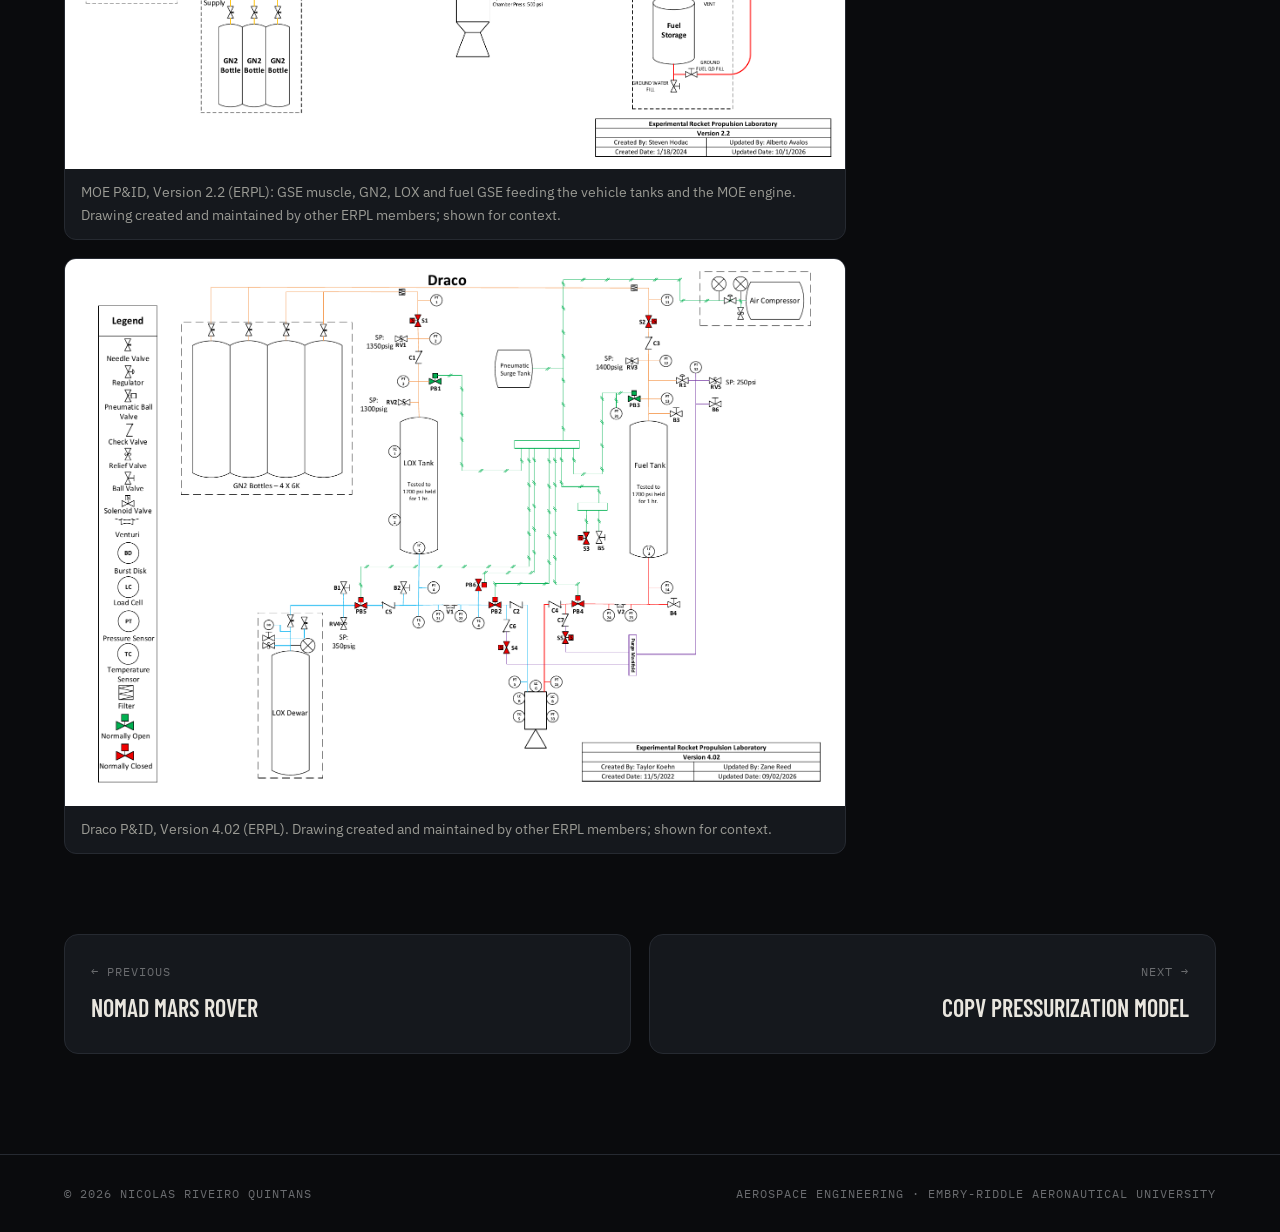
<file: projects/feed-system-ops.html>
<!doctype html>
<html lang="en">
<head>
<meta charset="utf-8">
<meta name="viewport" content="width=device-width, initial-scale=1">
<title>LOX/IPA Feed System Test Operations | Nicolas Riveiro Quintans</title>
<meta name="description" content="Operating a high-pressure LOX/IPA bi-propellant GSE and feed system through pressurization, water flows and hotfires.">
<meta property="og:title" content="LOX/IPA Feed System Test Operations | Nicolas Riveiro Quintans">
<meta property="og:description" content="Operating a high-pressure LOX/IPA bi-propellant GSE and feed system through pressurization, water flows and hotfires.">
<meta property="og:image" content="../assets/img/triton-poster.jpg">
<link rel="icon" href="data:image/svg+xml,%3Csvg xmlns='http://www.w3.org/2000/svg' viewBox='0 0 64 64'%3E%3Crect width='64' height='64' rx='14' fill='%230a0b0d'/%3E%3Cpath d='M32 10 L44 40 L32 34 L20 40Z' fill='%23e5372b'/%3E%3Cpath d='M26 44 Q32 58 38 44' stroke='%23ff7a6e' stroke-width='4' fill='none'/%3E%3C/svg%3E">
<link rel="preconnect" href="https://fonts.googleapis.com">
<link rel="preconnect" href="https://fonts.gstatic.com" crossorigin>
<link href="https://fonts.googleapis.com/css2?family=Barlow+Condensed:wght@300;500;600;700&family=IBM+Plex+Mono:wght@400;500;600&family=IBM+Plex+Sans:wght@400;500;600&display=swap" rel="stylesheet">
<link rel="stylesheet" href="../css/style.css">
</head>
<body>
<header class="nav">
  <div class="wrap">
    <a class="brand" href="../index.html">Nicolas <span>Riveiro</span></a>
    <nav class="nav-links">
      <a href="../index.html#about">About</a>
      <a href="../index.html#projects">Projects</a>
      <a href="../index.html#experience">Experience</a>
      <a href="../index.html#resume">Resume</a>
      <a class="btn small" href="../index.html#contact">Contact</a>
    </nav>
    <button class="menu-btn" aria-label="Open menu"><span></span><span></span><span></span></button>
  </div>
</header>
<section class="p-hero"><img class="bg" src="../assets/img/draco-hotfire.jpg" alt="">
  <div class="wrap">
    <a class="back mono" href="../index.html#projects">&larr; All projects</a>
    <div class="mono accent" style="margin-bottom:14px">Testing &middot; Experimental Rocket Propulsion Lab</div>
    <div class=""><div>
    <h1>LOX/IPA Feed System Test Operations</h1>
    <p class="sub">Operating ERPL's "Draco" bi-propellant GSE and feed system through pressurization, water flow and hotfire campaigns.</p>
    </div></div>
  </div>
</section>
<div class="wrap">
  <div class="facts reveal">
    <div class="fact"><div class="k mono">Organization</div><div class="v">Experimental Rocket Propulsion Lab</div></div>
    <div class="fact"><div class="k mono">Role</div><div class="v">Test Operator</div></div>
    <div class="fact"><div class="k mono">Timeline</div><div class="v">Jan 2025 to Present</div></div>
    <div class="fact"><div class="k mono">Tools</div><div class="v">Draco feed system, P&ID, DAQ, GSE</div></div>
  </div>
  <div class="p-body">
    <article class="prose reveal">
      <h2>Overview</h2>
<p>At the Experimental Rocket Propulsion Lab I'm a test operator on <strong>Draco</strong>, the lab's high-pressure LOX/IPA bi-propellant GSE and feed system. It runs off a bank of 6K GN2 bottles that pressurize a LOX tank and a fuel tank (both proof tested to 1,700 psi), and it feeds the engines and component rigs the lab tests out at the pad.</p>
<h2>What I do</h2>
<ul>
<li>Operate the GSE and feed system during <strong>pressurization, water flow and hotfire tests</strong>, following the operating procedures and calling out to the test conductor in a correct, safe and time-efficient way.</li>
<li>Run <strong>pre-test checkouts</strong> on the press and feed systems, instruments and valves, verifying safety-critical parameters and interlocks.</li>
<li>Monitor <strong>real-time sensor data</strong> during the test to catch and flag anomalies.</li>
<li>Do <strong>post-test inspections and data review</strong> to characterize system performance or track down anomalies.</li>
</ul>
<h2>The GSE</h2>
<p>The ground support equipment is what gets the system to a test-ready state: a <strong>pneumatic "muscle"</strong> (air compressor and surge tank) that actuates the valves, <strong>GN2 GSE</strong> that loads the pressurant tanks from supply bottles, <strong>LOX GSE</strong> that fills the LOX tank from a dewar, and <strong>fuel GSE</strong> that fills the IPA tank, all through quick disconnects so the pad can be cleared before a hotfire. The MOE P&amp;ID below shows how the GSE ties into the vehicle-side tanks and the <a class="inline" href="flame-diverter.html">MOE engine</a>.</p>
<p>Before becoming an operator (Aug 2023 onward) I worked on assembling and maintaining the cryogenic feed system and component test rigs, and on analyzing test data to optimize feed system designs and sequences.</p>
<h2>Media</h2>
      <div class="gallery"><figure class="full"><img class="photo" src="../assets/img/draco-hotfire.jpg" alt="Draco feed system skid during a hotfire at the ERPL test site." loading="lazy"><figcaption>Draco feed system skid during a hotfire at the ERPL test site.</figcaption></figure>
<figure class="full"><img src="../assets/img/moe-pid.png" alt="MOE P&amp;amp;ID, Version 2.2 (ERPL): GSE muscle, GN2, LOX and fuel GSE feeding the vehicle tanks and the MOE engine. Drawing created and maintained by other ERPL members; shown for context." loading="lazy"><figcaption>MOE P&amp;ID, Version 2.2 (ERPL): GSE muscle, GN2, LOX and fuel GSE feeding the vehicle tanks and the MOE engine. Drawing created and maintained by other ERPL members; shown for context.</figcaption></figure>
<figure class="full"><img src="../assets/img/draco-pid-1.png" alt="Draco P&amp;amp;ID, Version 4.02 (ERPL). Drawing created and maintained by other ERPL members; shown for context." loading="lazy"><figcaption>Draco P&amp;ID, Version 4.02 (ERPL). Drawing created and maintained by other ERPL members; shown for context.</figcaption></figure></div>
      
    </article>
    <aside class="aside reveal d1">
      <div class="side-box"><h3>Key numbers</h3><div class="item"><div class="num">LOX / IPA</div><span>Bi-propellant combination</span></div>
<div class="item"><div class="num">1,700 psi</div><span>Tank proof test, held for 1 hr</span></div>
<div class="item"><div class="num">4 x 6K</div><span>GN2 pressurant bottles</span></div></div>
      
      <a class="btn ghost" href="../assets/docs/Nicolas-Riveiro-Resume.pdf" target="_blank" rel="noopener">Resume (PDF) &darr;</a>
    </aside>
  </div>
  <nav class="p-nav">
    <a class="prev" href="lspace-rover.html"><div class="mono" style="color:var(--dim)">&larr; Previous</div><div class="t">NOMAD Mars Rover</div></a>
    <a class="next" href="copv-pressurization-model.html"><div class="mono" style="color:var(--dim)">Next &rarr;</div><div class="t">COPV Pressurization Model</div></a>
  </nav>
</div>
<footer>
  <div class="wrap mono">
    <span>&copy; <span class="year">2026</span> Nicolas Riveiro Quintans</span>
    <span>Aerospace Engineering &middot; Embry-Riddle Aeronautical University</span>
  </div>
</footer>
<div class="lightbox" role="dialog" aria-modal="true"><img alt=""><div class="cap mono"></div></div>
<script src="../js/main.js"></script>
</body>
</html>
</file>
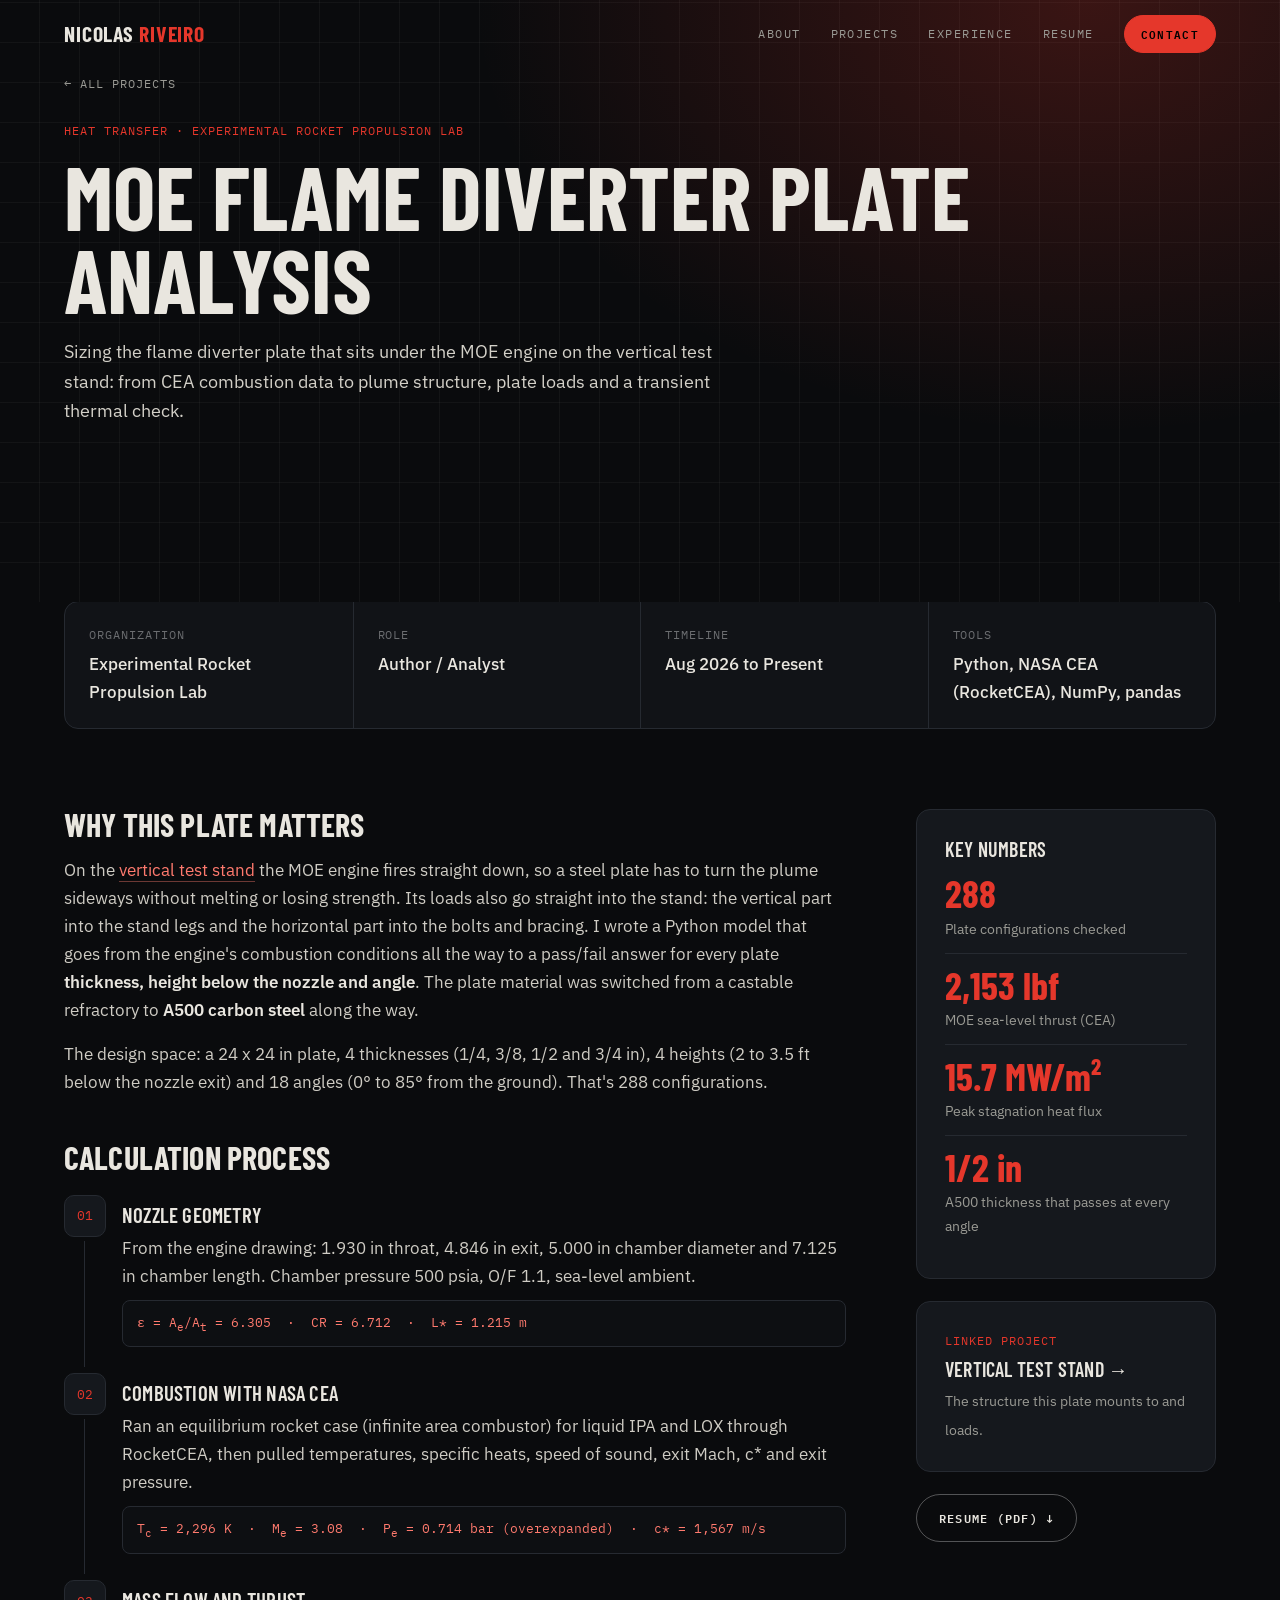
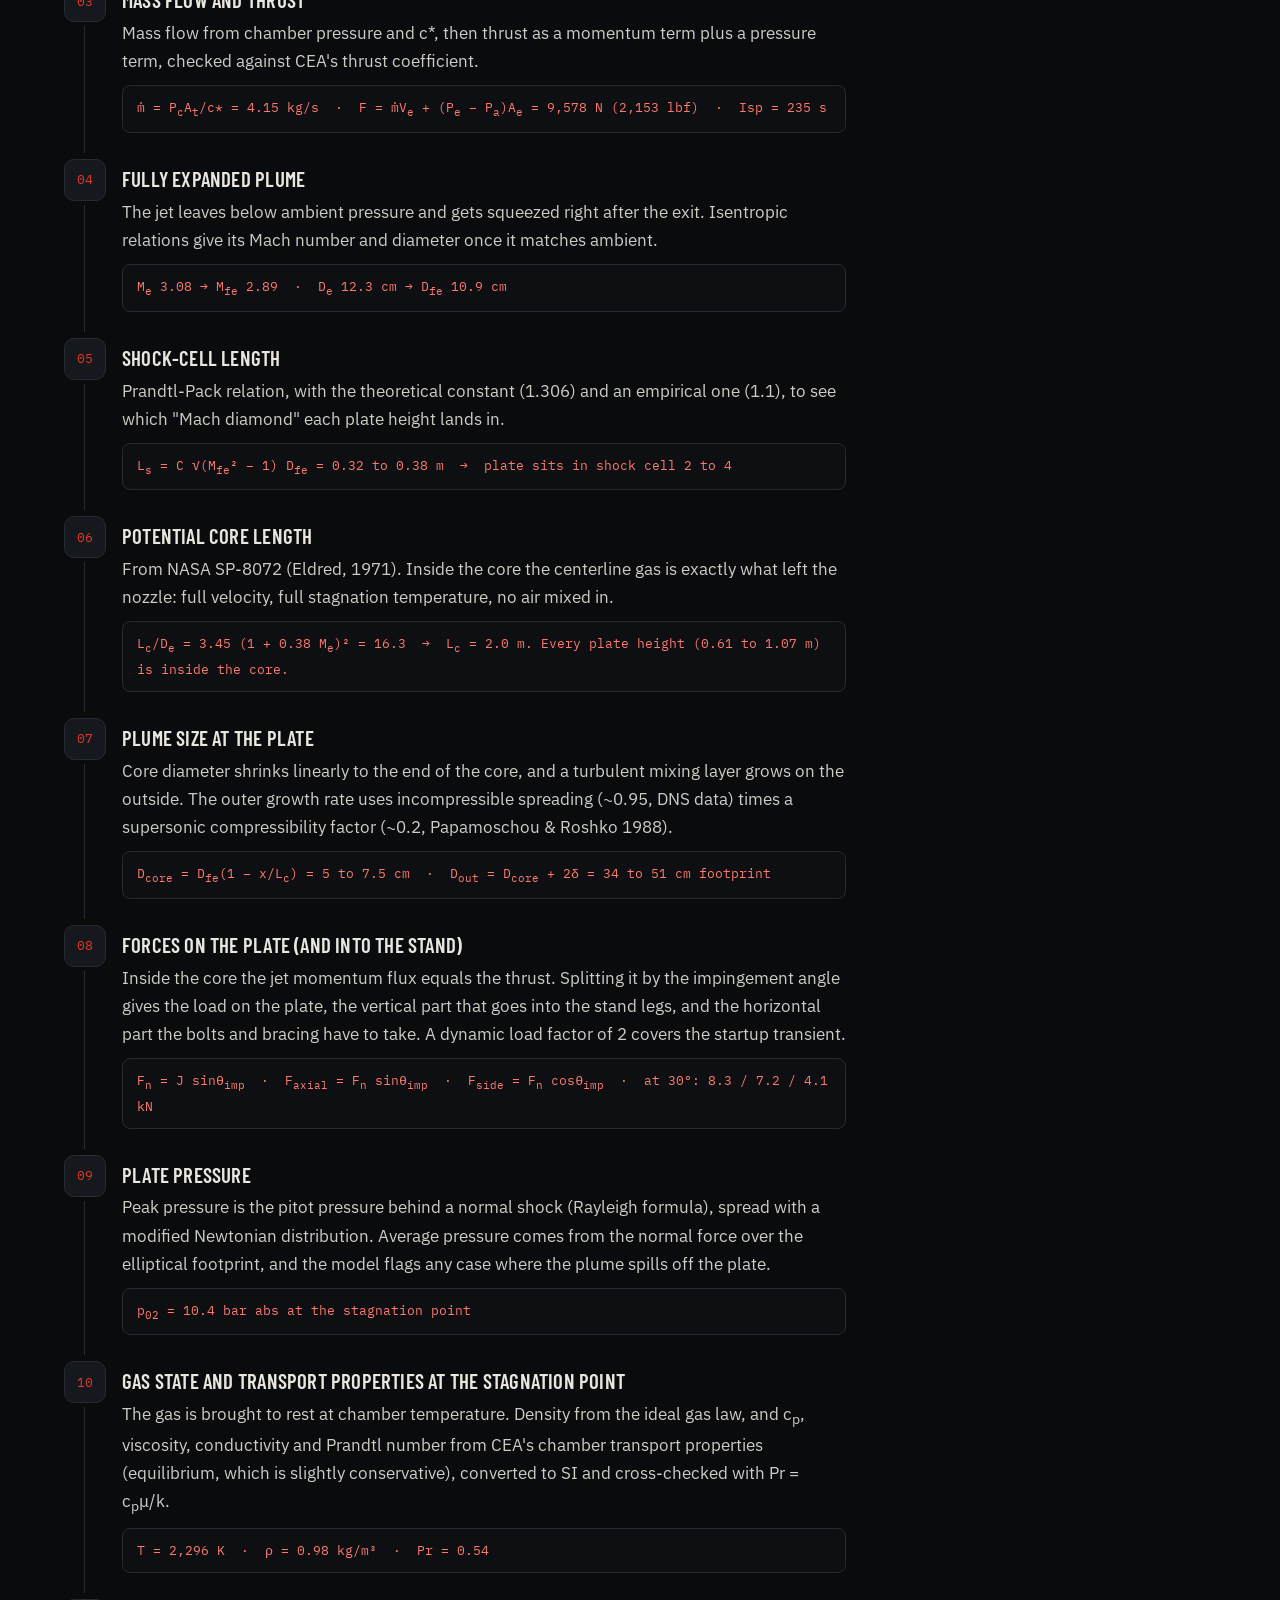
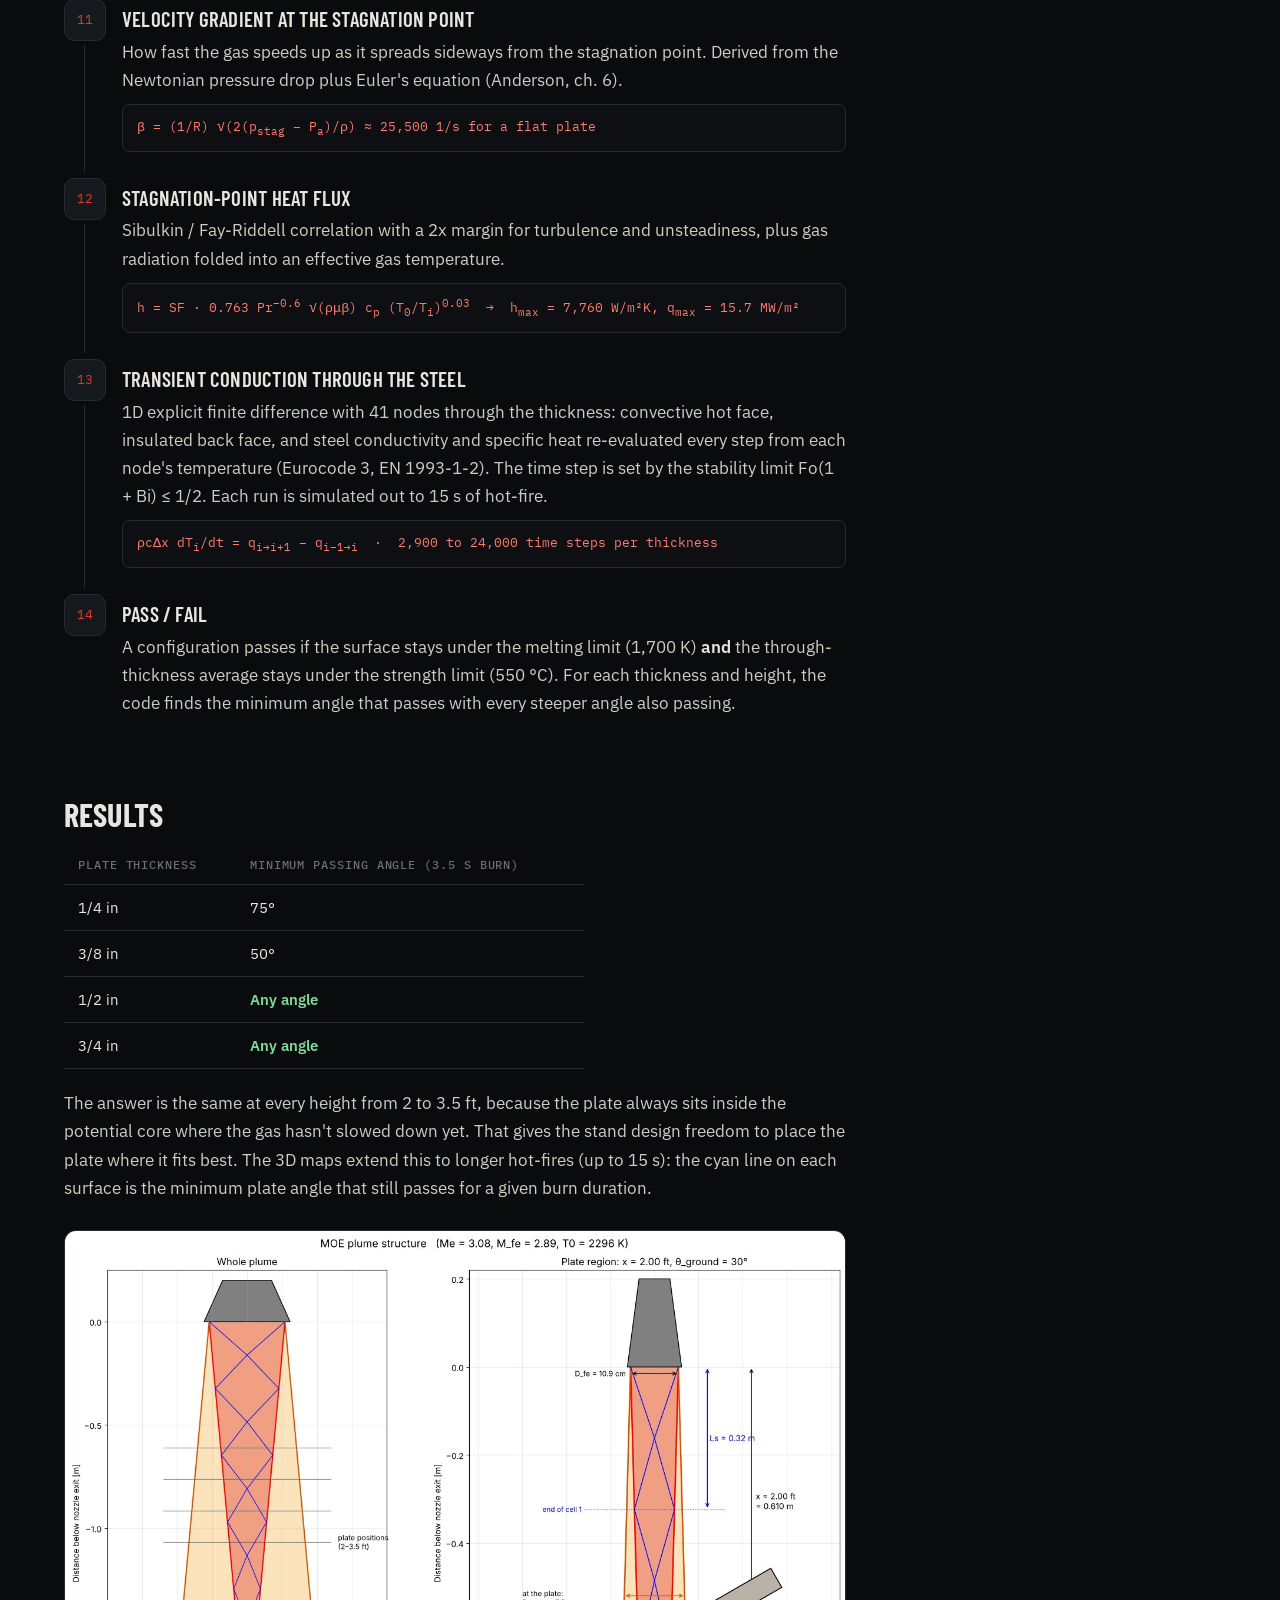
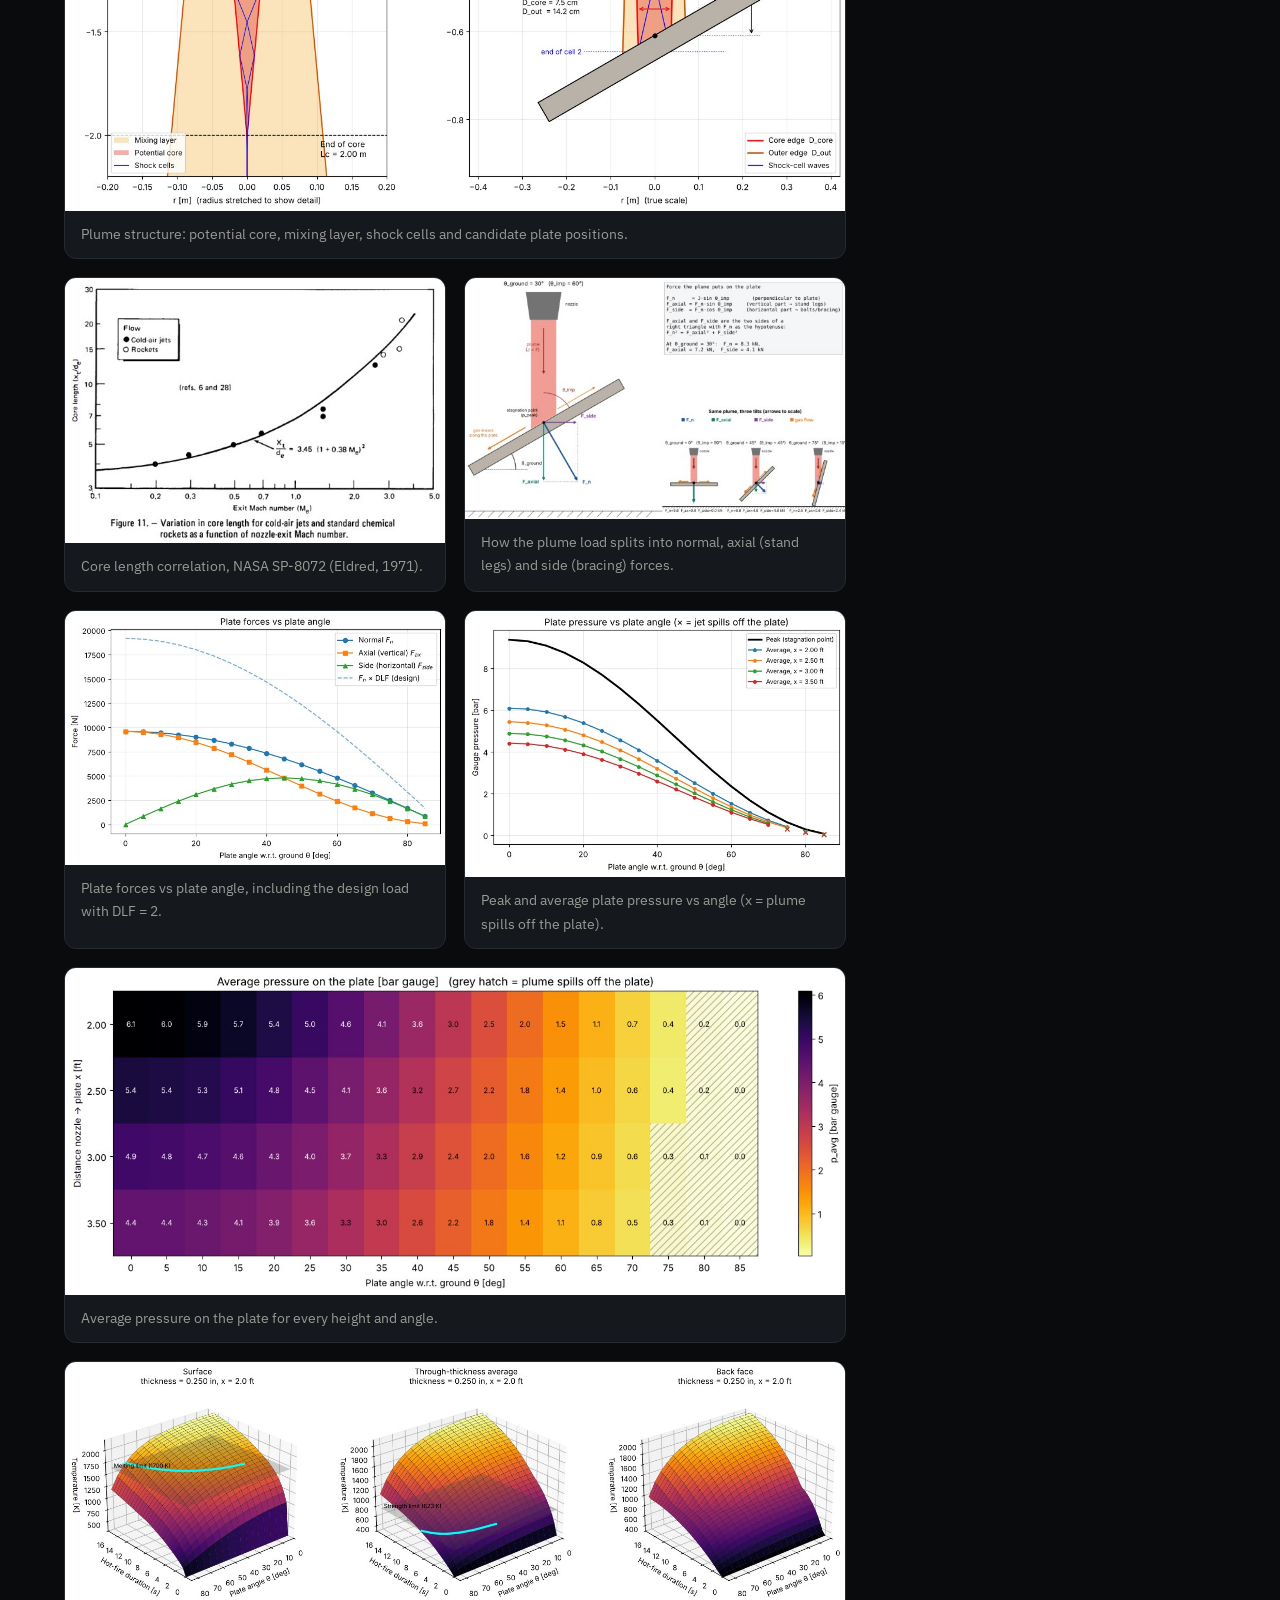
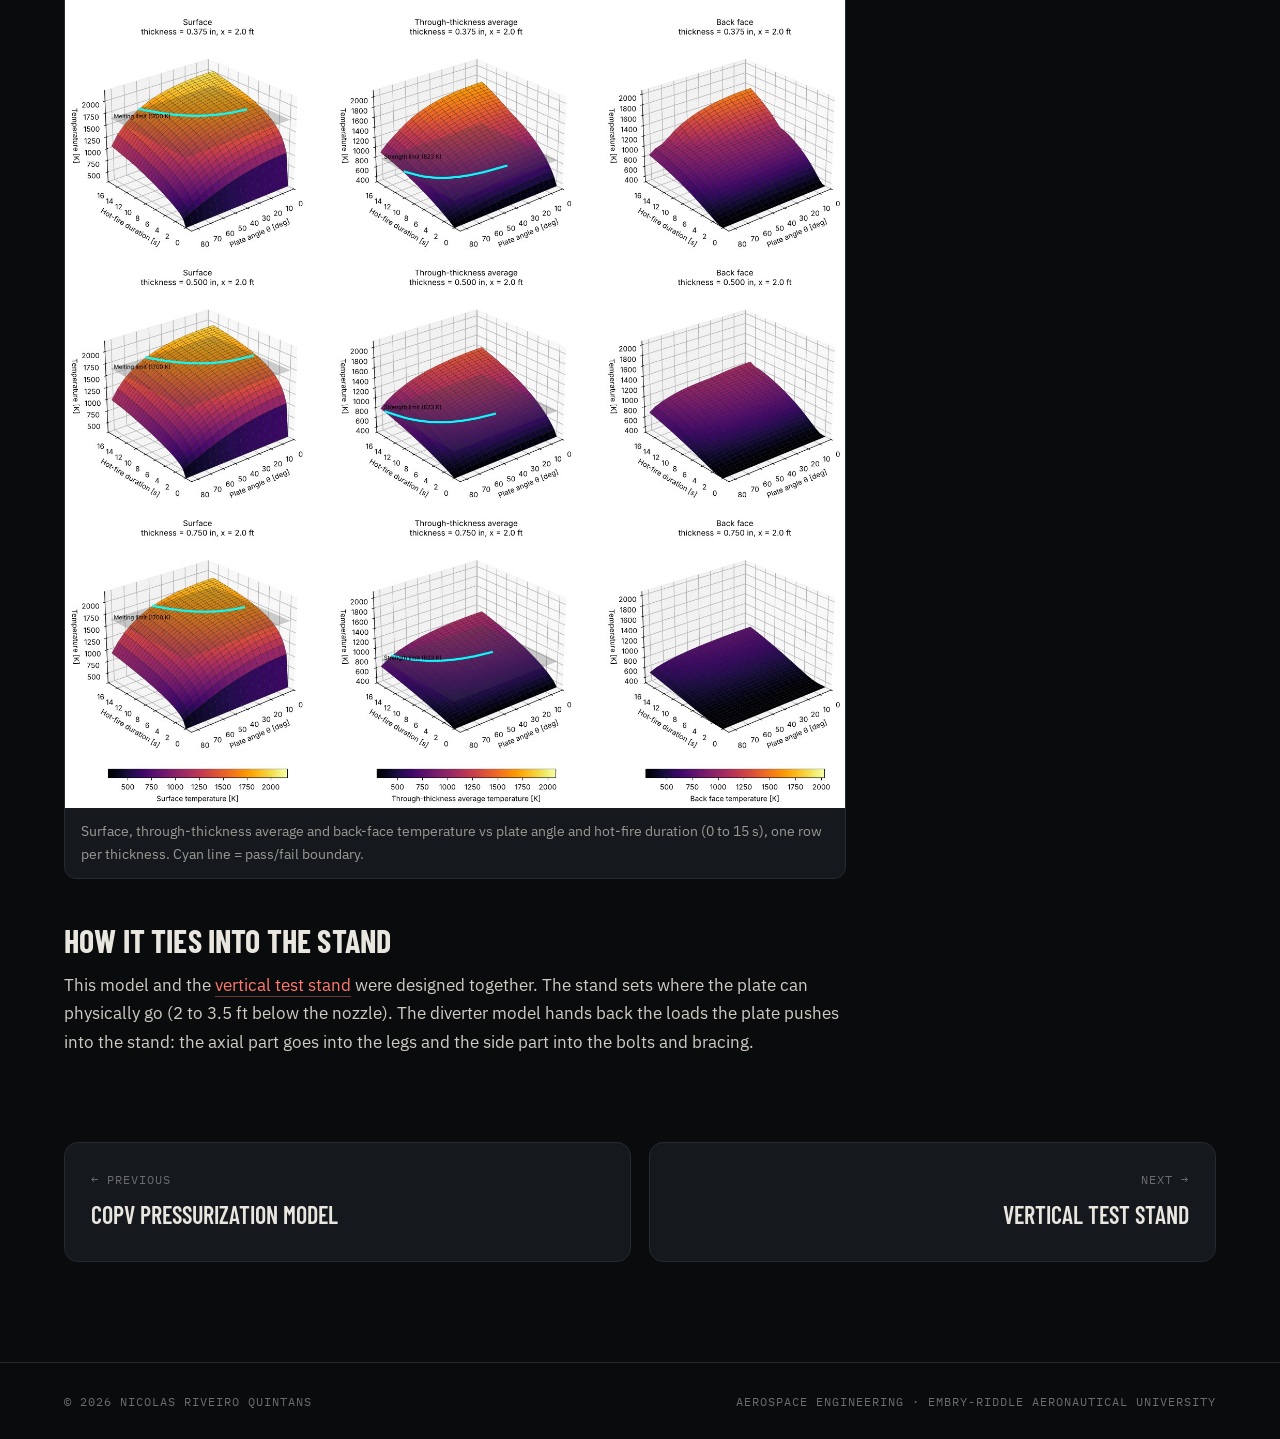
<file: projects/flame-diverter.html>
<!doctype html>
<html lang="en">
<head>
<meta charset="utf-8">
<meta name="viewport" content="width=device-width, initial-scale=1">
<title>MOE Flame Diverter Plate Analysis | Nicolas Riveiro Quintans</title>
<meta name="description" content="Plume, force and transient heat-transfer model that picks the thickness, height and angle of the flame diverter plate under the vertical test stand.">
<meta property="og:title" content="MOE Flame Diverter Plate Analysis | Nicolas Riveiro Quintans">
<meta property="og:description" content="Plume, force and transient heat-transfer model that picks the thickness, height and angle of the flame diverter plate under the vertical test stand.">
<meta property="og:image" content="../assets/img/triton-poster.jpg">
<link rel="icon" href="data:image/svg+xml,%3Csvg xmlns='http://www.w3.org/2000/svg' viewBox='0 0 64 64'%3E%3Crect width='64' height='64' rx='14' fill='%230a0b0d'/%3E%3Cpath d='M32 10 L44 40 L32 34 L20 40Z' fill='%23e5372b'/%3E%3Cpath d='M26 44 Q32 58 38 44' stroke='%23ff7a6e' stroke-width='4' fill='none'/%3E%3C/svg%3E">
<link rel="preconnect" href="https://fonts.googleapis.com">
<link rel="preconnect" href="https://fonts.gstatic.com" crossorigin>
<link href="https://fonts.googleapis.com/css2?family=Barlow+Condensed:wght@300;500;600;700&family=IBM+Plex+Mono:wght@400;500;600&family=IBM+Plex+Sans:wght@400;500;600&display=swap" rel="stylesheet">
<link rel="stylesheet" href="../css/style.css">
</head>
<body>
<header class="nav">
  <div class="wrap">
    <a class="brand" href="../index.html">Nicolas <span>Riveiro</span></a>
    <nav class="nav-links">
      <a href="../index.html#about">About</a>
      <a href="../index.html#projects">Projects</a>
      <a href="../index.html#experience">Experience</a>
      <a href="../index.html#resume">Resume</a>
      <a class="btn small" href="../index.html#contact">Contact</a>
    </nav>
    <button class="menu-btn" aria-label="Open menu"><span></span><span></span><span></span></button>
  </div>
</header>
<section class="p-hero plain">
  <div class="wrap">
    <a class="back mono" href="../index.html#projects">&larr; All projects</a>
    <div class="mono accent" style="margin-bottom:14px">Heat Transfer &middot; Experimental Rocket Propulsion Lab</div>
    <div class=""><div>
    <h1>MOE Flame Diverter Plate Analysis</h1>
    <p class="sub">Sizing the flame diverter plate that sits under the MOE engine on the vertical test stand: from CEA combustion data to plume structure, plate loads and a transient thermal check.</p>
    </div></div>
  </div>
</section>
<div class="wrap">
  <div class="facts reveal">
    <div class="fact"><div class="k mono">Organization</div><div class="v">Experimental Rocket Propulsion Lab</div></div>
    <div class="fact"><div class="k mono">Role</div><div class="v">Author / Analyst</div></div>
    <div class="fact"><div class="k mono">Timeline</div><div class="v">Aug 2026 to Present</div></div>
    <div class="fact"><div class="k mono">Tools</div><div class="v">Python, NASA CEA (RocketCEA), NumPy, pandas</div></div>
  </div>
  <div class="p-body">
    <article class="prose reveal">
      <h2>Why this plate matters</h2>
<p>On the <a class="inline" href="vertical-test-stand.html">vertical test stand</a> the MOE engine fires straight down, so a steel plate has to turn the plume sideways without melting or losing strength. Its loads also go straight into the stand: the vertical part into the stand legs and the horizontal part into the bolts and bracing. I wrote a Python model that goes from the engine's combustion conditions all the way to a pass/fail answer for every plate <strong>thickness, height below the nozzle and angle</strong>. The plate material was switched from a castable refractory to <strong>A500 carbon steel</strong> along the way.</p>
<p>The design space: a 24 x 24 in plate, 4 thicknesses (1/4, 3/8, 1/2 and 3/4 in), 4 heights (2 to 3.5 ft below the nozzle exit) and 18 angles (0&deg; to 85&deg; from the ground). That's 288 configurations.</p>

<h2>Calculation process</h2>
<ol class="steps">
<li><div class="st">Nozzle geometry</div>
<p>From the engine drawing: 1.930 in throat, 4.846 in exit, 5.000 in chamber diameter and 7.125 in chamber length. Chamber pressure 500 psia, O/F 1.1, sea-level ambient.</p>
<div class="eq">&epsilon; = A<sub>e</sub>/A<sub>t</sub> = 6.305 &nbsp;&middot;&nbsp; CR = 6.712 &nbsp;&middot;&nbsp; L* = 1.215 m</div></li>

<li><div class="st">Combustion with NASA CEA</div>
<p>Ran an equilibrium rocket case (infinite area combustor) for liquid IPA and LOX through RocketCEA, then pulled temperatures, specific heats, speed of sound, exit Mach, c* and exit pressure.</p>
<div class="eq">T<sub>c</sub> = 2,296 K &nbsp;&middot;&nbsp; M<sub>e</sub> = 3.08 &nbsp;&middot;&nbsp; P<sub>e</sub> = 0.714 bar (overexpanded) &nbsp;&middot;&nbsp; c* = 1,567 m/s</div></li>

<li><div class="st">Mass flow and thrust</div>
<p>Mass flow from chamber pressure and c*, then thrust as a momentum term plus a pressure term, checked against CEA's thrust coefficient.</p>
<div class="eq">&#7745; = P<sub>c</sub>A<sub>t</sub>/c* = 4.15 kg/s &nbsp;&middot;&nbsp; F = &#7745;V<sub>e</sub> + (P<sub>e</sub> &minus; P<sub>a</sub>)A<sub>e</sub> = 9,578 N (2,153 lbf) &nbsp;&middot;&nbsp; Isp = 235 s</div></li>

<li><div class="st">Fully expanded plume</div>
<p>The jet leaves below ambient pressure and gets squeezed right after the exit. Isentropic relations give its Mach number and diameter once it matches ambient.</p>
<div class="eq">M<sub>e</sub> 3.08 &rarr; M<sub>fe</sub> 2.89 &nbsp;&middot;&nbsp; D<sub>e</sub> 12.3 cm &rarr; D<sub>fe</sub> 10.9 cm</div></li>

<li><div class="st">Shock-cell length</div>
<p>Prandtl-Pack relation, with the theoretical constant (1.306) and an empirical one (1.1), to see which "Mach diamond" each plate height lands in.</p>
<div class="eq">L<sub>s</sub> = C &radic;(M<sub>fe</sub>&sup2; &minus; 1) D<sub>fe</sub> = 0.32 to 0.38 m &nbsp;&rarr;&nbsp; plate sits in shock cell 2 to 4</div></li>

<li><div class="st">Potential core length</div>
<p>From NASA SP-8072 (Eldred, 1971). Inside the core the centerline gas is exactly what left the nozzle: full velocity, full stagnation temperature, no air mixed in.</p>
<div class="eq">L<sub>c</sub>/D<sub>e</sub> = 3.45 (1 + 0.38 M<sub>e</sub>)&sup2; = 16.3 &nbsp;&rarr;&nbsp; L<sub>c</sub> = 2.0 m. Every plate height (0.61 to 1.07 m) is inside the core.</div></li>

<li><div class="st">Plume size at the plate</div>
<p>Core diameter shrinks linearly to the end of the core, and a turbulent mixing layer grows on the outside. The outer growth rate uses incompressible spreading (~0.95, DNS data) times a supersonic compressibility factor (~0.2, Papamoschou &amp; Roshko 1988).</p>
<div class="eq">D<sub>core</sub> = D<sub>fe</sub>(1 &minus; x/L<sub>c</sub>) = 5 to 7.5 cm &nbsp;&middot;&nbsp; D<sub>out</sub> = D<sub>core</sub> + 2&delta; = 34 to 51 cm footprint</div></li>

<li><div class="st">Forces on the plate (and into the stand)</div>
<p>Inside the core the jet momentum flux equals the thrust. Splitting it by the impingement angle gives the load on the plate, the vertical part that goes into the stand legs, and the horizontal part the bolts and bracing have to take. A dynamic load factor of 2 covers the startup transient.</p>
<div class="eq">F<sub>n</sub> = J sin&theta;<sub>imp</sub> &nbsp;&middot;&nbsp; F<sub>axial</sub> = F<sub>n</sub> sin&theta;<sub>imp</sub> &nbsp;&middot;&nbsp; F<sub>side</sub> = F<sub>n</sub> cos&theta;<sub>imp</sub> &nbsp;&middot;&nbsp; at 30&deg;: 8.3 / 7.2 / 4.1 kN</div></li>

<li><div class="st">Plate pressure</div>
<p>Peak pressure is the pitot pressure behind a normal shock (Rayleigh formula), spread with a modified Newtonian distribution. Average pressure comes from the normal force over the elliptical footprint, and the model flags any case where the plume spills off the plate.</p>
<div class="eq">p<sub>02</sub> = 10.4 bar abs at the stagnation point</div></li>

<li><div class="st">Gas state and transport properties at the stagnation point</div>
<p>The gas is brought to rest at chamber temperature. Density from the ideal gas law, and c<sub>p</sub>, viscosity, conductivity and Prandtl number from CEA's chamber transport properties (equilibrium, which is slightly conservative), converted to SI and cross-checked with Pr = c<sub>p</sub>&mu;/k.</p>
<div class="eq">T = 2,296 K &nbsp;&middot;&nbsp; &rho; = 0.98 kg/m&sup3; &nbsp;&middot;&nbsp; Pr = 0.54</div></li>

<li><div class="st">Velocity gradient at the stagnation point</div>
<p>How fast the gas speeds up as it spreads sideways from the stagnation point. Derived from the Newtonian pressure drop plus Euler's equation (Anderson, ch. 6).</p>
<div class="eq">&beta; = (1/R) &radic;(2(p<sub>stag</sub> &minus; P<sub>a</sub>)/&rho;) &asymp; 25,500 1/s for a flat plate</div></li>

<li><div class="st">Stagnation-point heat flux</div>
<p>Sibulkin / Fay-Riddell correlation with a 2x margin for turbulence and unsteadiness, plus gas radiation folded into an effective gas temperature.</p>
<div class="eq">h = SF &middot; 0.763 Pr<sup>&minus;0.6</sup> &radic;(&rho;&mu;&beta;) c<sub>p</sub> (T<sub>0</sub>/T<sub>i</sub>)<sup>0.03</sup> &nbsp;&rarr;&nbsp; h<sub>max</sub> = 7,760 W/m&sup2;K, q<sub>max</sub> = 15.7 MW/m&sup2;</div></li>

<li><div class="st">Transient conduction through the steel</div>
<p>1D explicit finite difference with 41 nodes through the thickness: convective hot face, insulated back face, and steel conductivity and specific heat re-evaluated every step from each node's temperature (Eurocode 3, EN 1993-1-2). The time step is set by the stability limit Fo(1 + Bi) &le; 1/2. Each run is simulated out to 15 s of hot-fire.</p>
<div class="eq">&rho;c&Delta;x dT<sub>i</sub>/dt = q<sub>i&rarr;i+1</sub> &minus; q<sub>i&minus;1&rarr;i</sub> &nbsp;&middot;&nbsp; 2,900 to 24,000 time steps per thickness</div></li>

<li><div class="st">Pass / fail</div>
<p>A configuration passes if the surface stays under the melting limit (1,700 K) <strong>and</strong> the through-thickness average stays under the strength limit (550 &deg;C). For each thickness and height, the code finds the minimum angle that passes with every steeper angle also passing.</p></li>
</ol>

<h2>Results</h2>
<div class="tbl-wrap"><table class="tbl">
<thead><tr><th>Plate thickness</th><th>Minimum passing angle (3.5 s burn)</th></tr></thead>
<tbody><tr><td>1/4 in</td><td>75&deg;</td></tr><tr><td>3/8 in</td><td>50&deg;</td></tr><tr><td>1/2 in</td><td class="ok">Any angle</td></tr><tr><td>3/4 in</td><td class="ok">Any angle</td></tr></tbody></table></div>
<p>The answer is the same at every height from 2 to 3.5 ft, because the plate always sits inside the potential core where the gas hasn't slowed down yet. That gives the stand design freedom to place the plate where it fits best. The 3D maps extend this to longer hot-fires (up to 15 s): the cyan line on each surface is the minimum plate angle that still passes for a given burn duration.</p>
      <div class="gallery"><figure class="full"><img src="../assets/img/diverter-plume.jpg" alt="Plume structure: potential core, mixing layer, shock cells and candidate plate positions." loading="lazy"><figcaption>Plume structure: potential core, mixing layer, shock cells and candidate plate positions.</figcaption></figure>
<figure><img src="../assets/img/diverter-sp8072.jpg" alt="Core length correlation, NASA SP-8072 (Eldred, 1971)." loading="lazy"><figcaption>Core length correlation, NASA SP-8072 (Eldred, 1971).</figcaption></figure>
<figure><img src="../assets/img/diverter-force-diagram.jpg" alt="How the plume load splits into normal, axial (stand legs) and side (bracing) forces." loading="lazy"><figcaption>How the plume load splits into normal, axial (stand legs) and side (bracing) forces.</figcaption></figure>
<figure><img src="../assets/img/diverter-forces.jpg" alt="Plate forces vs plate angle, including the design load with DLF = 2." loading="lazy"><figcaption>Plate forces vs plate angle, including the design load with DLF = 2.</figcaption></figure>
<figure><img src="../assets/img/diverter-pressure-angle.jpg" alt="Peak and average plate pressure vs angle (x = plume spills off the plate)." loading="lazy"><figcaption>Peak and average plate pressure vs angle (x = plume spills off the plate).</figcaption></figure>
<figure class="full"><img src="../assets/img/diverter-pressure-map.jpg" alt="Average pressure on the plate for every height and angle." loading="lazy"><figcaption>Average pressure on the plate for every height and angle.</figcaption></figure>
<figure class="full"><img src="../assets/img/diverter-thermal-3d.jpg" alt="Surface, through-thickness average and back-face temperature vs plate angle and hot-fire duration (0 to 15 s), one row per thickness. Cyan line = pass/fail boundary." loading="lazy"><figcaption>Surface, through-thickness average and back-face temperature vs plate angle and hot-fire duration (0 to 15 s), one row per thickness. Cyan line = pass/fail boundary.</figcaption></figure></div>
      <h2>How it ties into the stand</h2>
<p>This model and the <a class="inline" href="vertical-test-stand.html">vertical test stand</a> were designed together. The stand sets where the plate can physically go (2 to 3.5 ft below the nozzle). The diverter model hands back the loads the plate pushes into the stand: the axial part goes into the legs and the side part into the bolts and bracing.</p>
    </article>
    <aside class="aside reveal d1">
      <div class="side-box"><h3>Key numbers</h3><div class="item"><div class="num">288</div><span>Plate configurations checked</span></div>
<div class="item"><div class="num">2,153 lbf</div><span>MOE sea-level thrust (CEA)</span></div>
<div class="item"><div class="num">15.7 MW/m&sup2;</div><span>Peak stagnation heat flux</span></div>
<div class="item"><div class="num">1/2 in</div><span>A500 thickness that passes at every angle</span></div></div>
      <a class="side-box related" href="vertical-test-stand.html"><div class="mono accent">Linked project</div><h3 style="margin:8px 0 6px">Vertical Test Stand &rarr;</h3><span>The structure this plate mounts to and loads.</span></a>
      <a class="btn ghost" href="../assets/docs/Nicolas-Riveiro-Resume.pdf" target="_blank" rel="noopener">Resume (PDF) &darr;</a>
    </aside>
  </div>
  <nav class="p-nav">
    <a class="prev" href="copv-pressurization-model.html"><div class="mono" style="color:var(--dim)">&larr; Previous</div><div class="t">COPV Pressurization Model</div></a>
    <a class="next" href="vertical-test-stand.html"><div class="mono" style="color:var(--dim)">Next &rarr;</div><div class="t">Vertical Test Stand</div></a>
  </nav>
</div>
<footer>
  <div class="wrap mono">
    <span>&copy; <span class="year">2026</span> Nicolas Riveiro Quintans</span>
    <span>Aerospace Engineering &middot; Embry-Riddle Aeronautical University</span>
  </div>
</footer>
<div class="lightbox" role="dialog" aria-modal="true"><img alt=""><div class="cap mono"></div></div>
<script src="../js/main.js"></script>
</body>
</html>
</file>
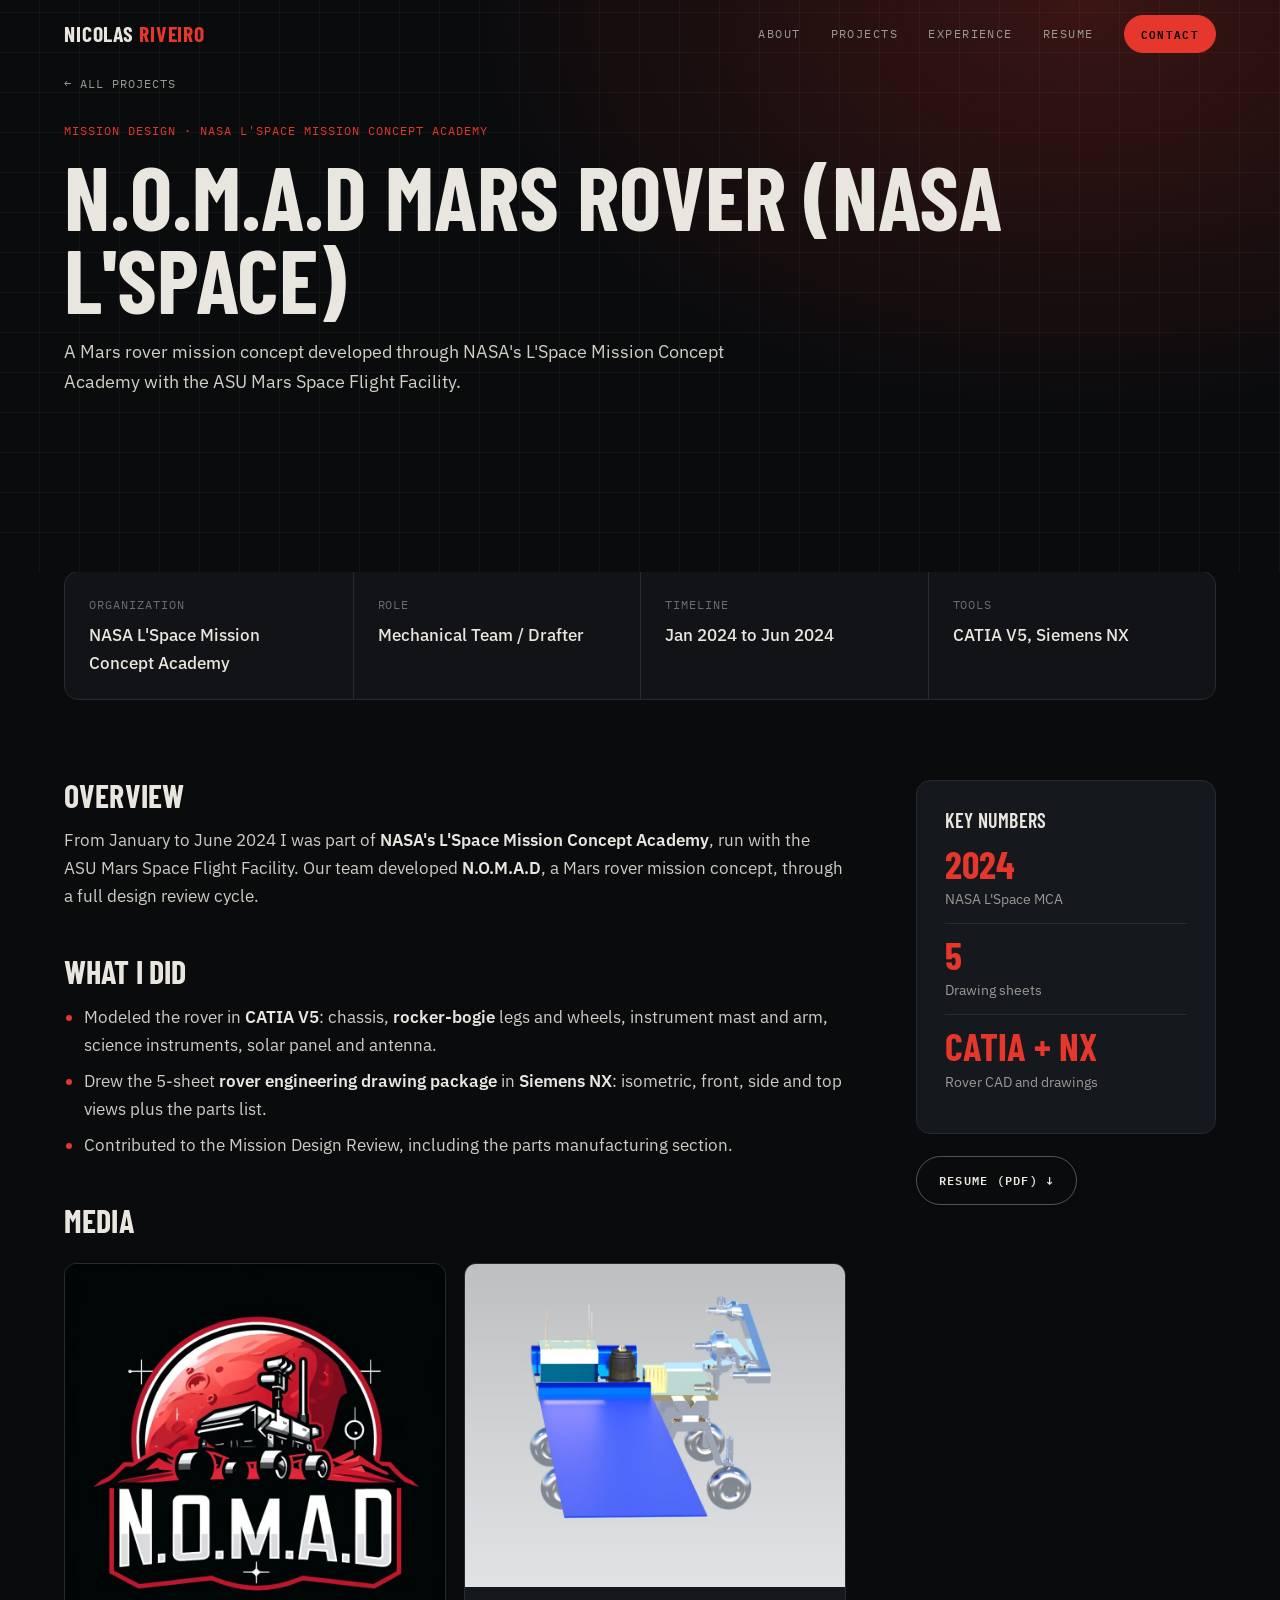
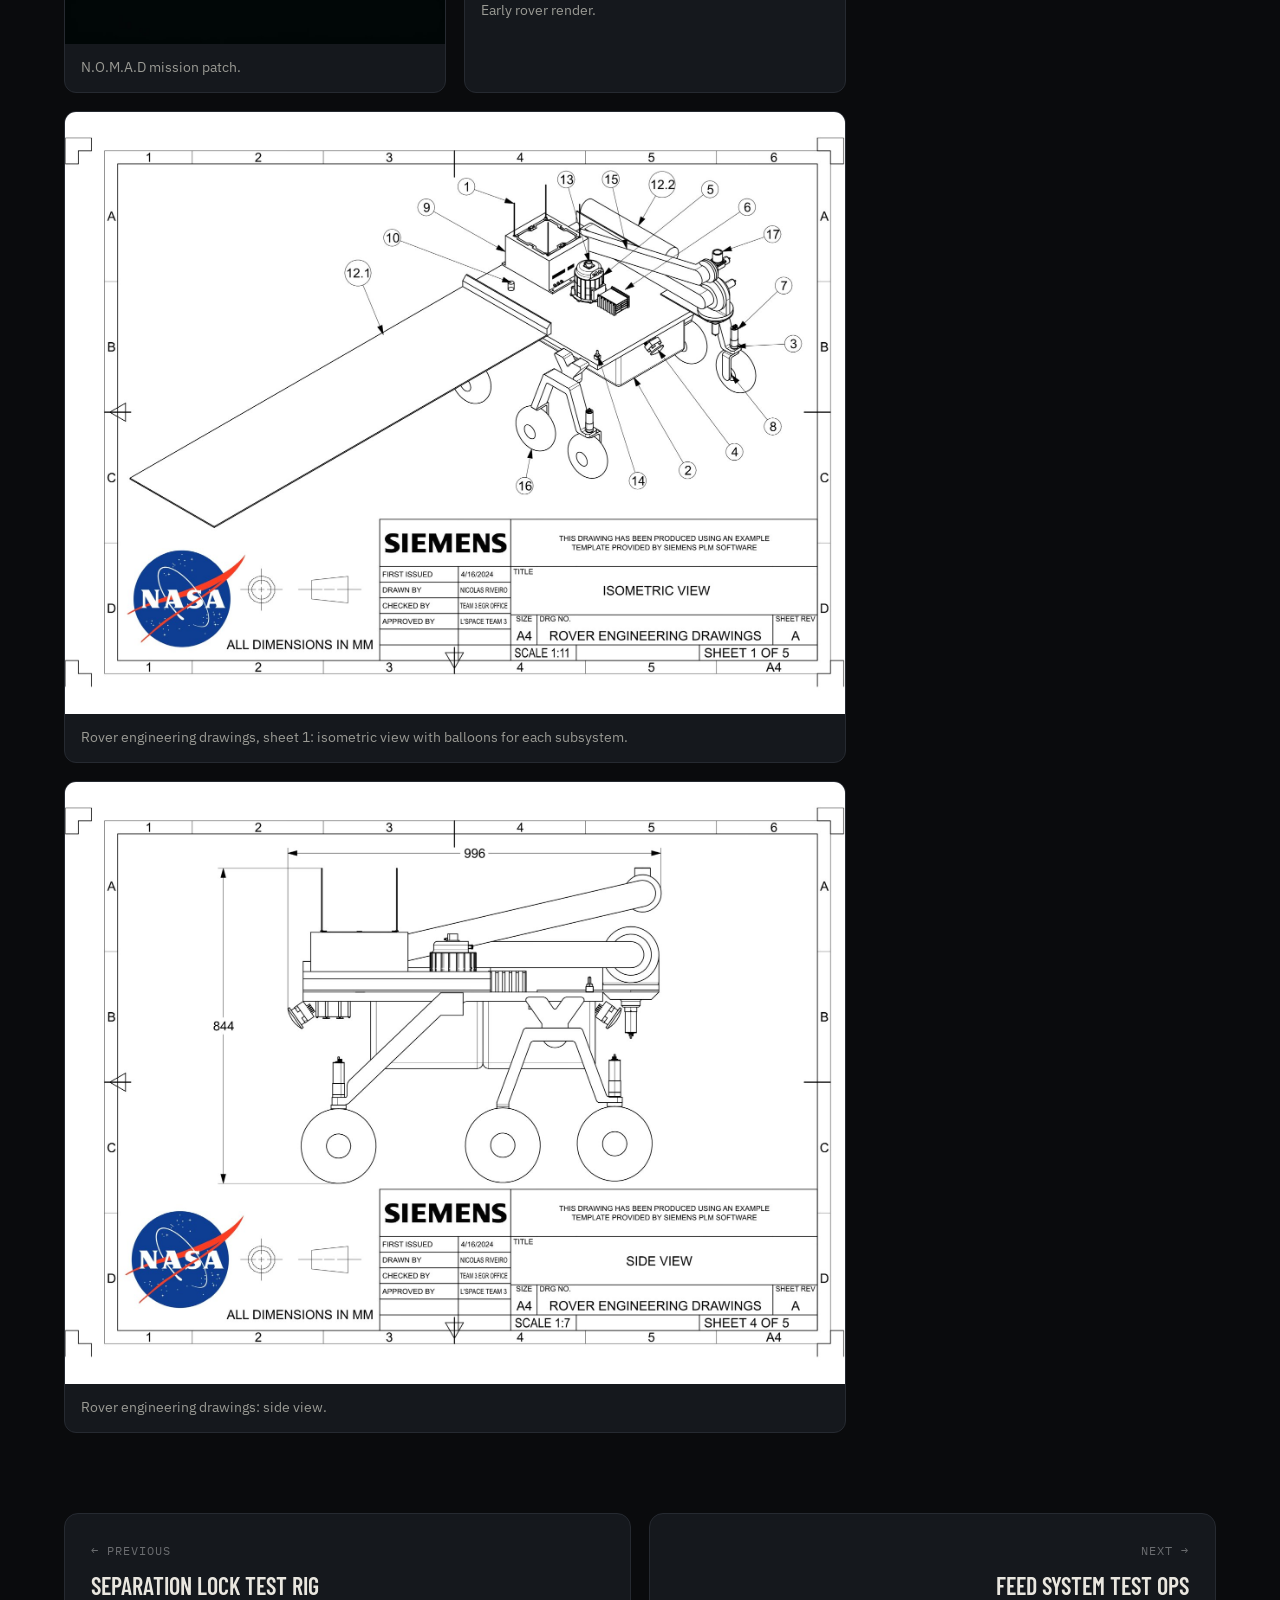
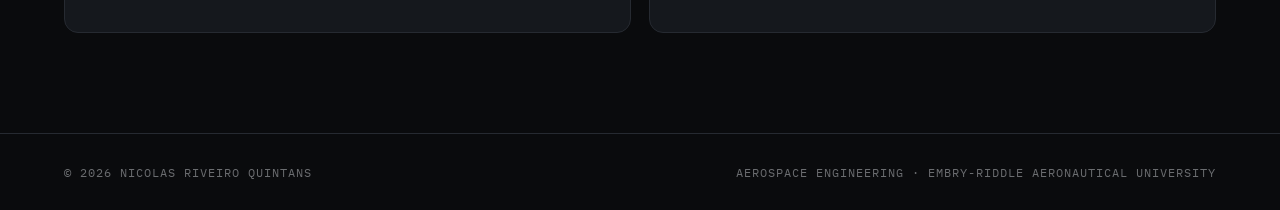
<file: projects/lspace-rover.html>
<!doctype html>
<html lang="en">
<head>
<meta charset="utf-8">
<meta name="viewport" content="width=device-width, initial-scale=1">
<title>N.O.M.A.D Mars Rover (NASA L'Space) | Nicolas Riveiro Quintans</title>
<meta name="description" content="N.O.M.A.D, a Mars rover mission concept from NASA&#x27;s L&#x27;Space Academy: rover CAD with a rocker-bogie suspension and the full engineering drawing package.">
<meta property="og:title" content="N.O.M.A.D Mars Rover (NASA L'Space) | Nicolas Riveiro Quintans">
<meta property="og:description" content="N.O.M.A.D, a Mars rover mission concept from NASA&#x27;s L&#x27;Space Academy: rover CAD with a rocker-bogie suspension and the full engineering drawing package.">
<meta property="og:image" content="../assets/img/triton-poster.jpg">
<link rel="icon" href="data:image/svg+xml,%3Csvg xmlns='http://www.w3.org/2000/svg' viewBox='0 0 64 64'%3E%3Crect width='64' height='64' rx='14' fill='%230a0b0d'/%3E%3Cpath d='M32 10 L44 40 L32 34 L20 40Z' fill='%23e5372b'/%3E%3Cpath d='M26 44 Q32 58 38 44' stroke='%23ff7a6e' stroke-width='4' fill='none'/%3E%3C/svg%3E">
<link rel="preconnect" href="https://fonts.googleapis.com">
<link rel="preconnect" href="https://fonts.gstatic.com" crossorigin>
<link href="https://fonts.googleapis.com/css2?family=Barlow+Condensed:wght@300;500;600;700&family=IBM+Plex+Mono:wght@400;500;600&family=IBM+Plex+Sans:wght@400;500;600&display=swap" rel="stylesheet">
<link rel="stylesheet" href="../css/style.css">
</head>
<body>
<header class="nav">
  <div class="wrap">
    <a class="brand" href="../index.html">Nicolas <span>Riveiro</span></a>
    <nav class="nav-links">
      <a href="../index.html#about">About</a>
      <a href="../index.html#projects">Projects</a>
      <a href="../index.html#experience">Experience</a>
      <a href="../index.html#resume">Resume</a>
      <a class="btn small" href="../index.html#contact">Contact</a>
    </nav>
    <button class="menu-btn" aria-label="Open menu"><span></span><span></span><span></span></button>
  </div>
</header>
<section class="p-hero plain">
  <div class="wrap">
    <a class="back mono" href="../index.html#projects">&larr; All projects</a>
    <div class="mono accent" style="margin-bottom:14px">Mission Design &middot; NASA L'Space Mission Concept Academy</div>
    <div class=""><div>
    <h1>N.O.M.A.D Mars Rover (NASA L'Space)</h1>
    <p class="sub">A Mars rover mission concept developed through NASA's L'Space Mission Concept Academy with the ASU Mars Space Flight Facility.</p>
    </div></div>
  </div>
</section>
<div class="wrap">
  <div class="facts reveal">
    <div class="fact"><div class="k mono">Organization</div><div class="v">NASA L'Space Mission Concept Academy</div></div>
    <div class="fact"><div class="k mono">Role</div><div class="v">Mechanical Team / Drafter</div></div>
    <div class="fact"><div class="k mono">Timeline</div><div class="v">Jan 2024 to Jun 2024</div></div>
    <div class="fact"><div class="k mono">Tools</div><div class="v">CATIA V5, Siemens NX</div></div>
  </div>
  <div class="p-body">
    <article class="prose reveal">
      <h2>Overview</h2>
<p>From January to June 2024 I was part of <strong>NASA's L'Space Mission Concept Academy</strong>, run with the ASU Mars Space Flight Facility. Our team developed <strong>N.O.M.A.D</strong>, a Mars rover mission concept, through a full design review cycle.</p>
<h2>What I did</h2>
<ul>
<li>Modeled the rover in <strong>CATIA V5</strong>: chassis, <strong>rocker-bogie</strong> legs and wheels, instrument mast and arm, science instruments, solar panel and antenna.</li>
<li>Drew the 5-sheet <strong>rover engineering drawing package</strong> in <strong>Siemens NX</strong>: isometric, front, side and top views plus the parts list.</li>
<li>Contributed to the Mission Design Review, including the parts manufacturing section.</li>
</ul>
<h2>Media</h2>
      <div class="gallery"><figure><img class="photo" src="../assets/img/nomad-patch.jpg" alt="N.O.M.A.D mission patch." loading="lazy"><figcaption>N.O.M.A.D mission patch.</figcaption></figure>
<figure><img class="photo" src="../assets/img/rover-render.jpg" alt="Early rover render." loading="lazy"><figcaption>Early rover render.</figcaption></figure>
<figure class="full"><img src="../assets/img/rover-isometric.jpg" alt="Rover engineering drawings, sheet 1: isometric view with balloons for each subsystem." loading="lazy"><figcaption>Rover engineering drawings, sheet 1: isometric view with balloons for each subsystem.</figcaption></figure>
<figure class="full"><img src="../assets/img/rover-side.jpg" alt="Rover engineering drawings: side view." loading="lazy"><figcaption>Rover engineering drawings: side view.</figcaption></figure></div>
      
    </article>
    <aside class="aside reveal d1">
      <div class="side-box"><h3>Key numbers</h3><div class="item"><div class="num">2024</div><span>NASA L'Space MCA</span></div>
<div class="item"><div class="num">5</div><span>Drawing sheets</span></div>
<div class="item"><div class="num">CATIA + NX</div><span>Rover CAD and drawings</span></div></div>
      
      <a class="btn ghost" href="../assets/docs/Nicolas-Riveiro-Resume.pdf" target="_blank" rel="noopener">Resume (PDF) &darr;</a>
    </aside>
  </div>
  <nav class="p-nav">
    <a class="prev" href="separation-lock-test-rig.html"><div class="mono" style="color:var(--dim)">&larr; Previous</div><div class="t">Separation Lock Test Rig</div></a>
    <a class="next" href="feed-system-ops.html"><div class="mono" style="color:var(--dim)">Next &rarr;</div><div class="t">Feed System Test Ops</div></a>
  </nav>
</div>
<footer>
  <div class="wrap mono">
    <span>&copy; <span class="year">2026</span> Nicolas Riveiro Quintans</span>
    <span>Aerospace Engineering &middot; Embry-Riddle Aeronautical University</span>
  </div>
</footer>
<div class="lightbox" role="dialog" aria-modal="true"><img alt=""><div class="cap mono"></div></div>
<script src="../js/main.js"></script>
</body>
</html>
</file>
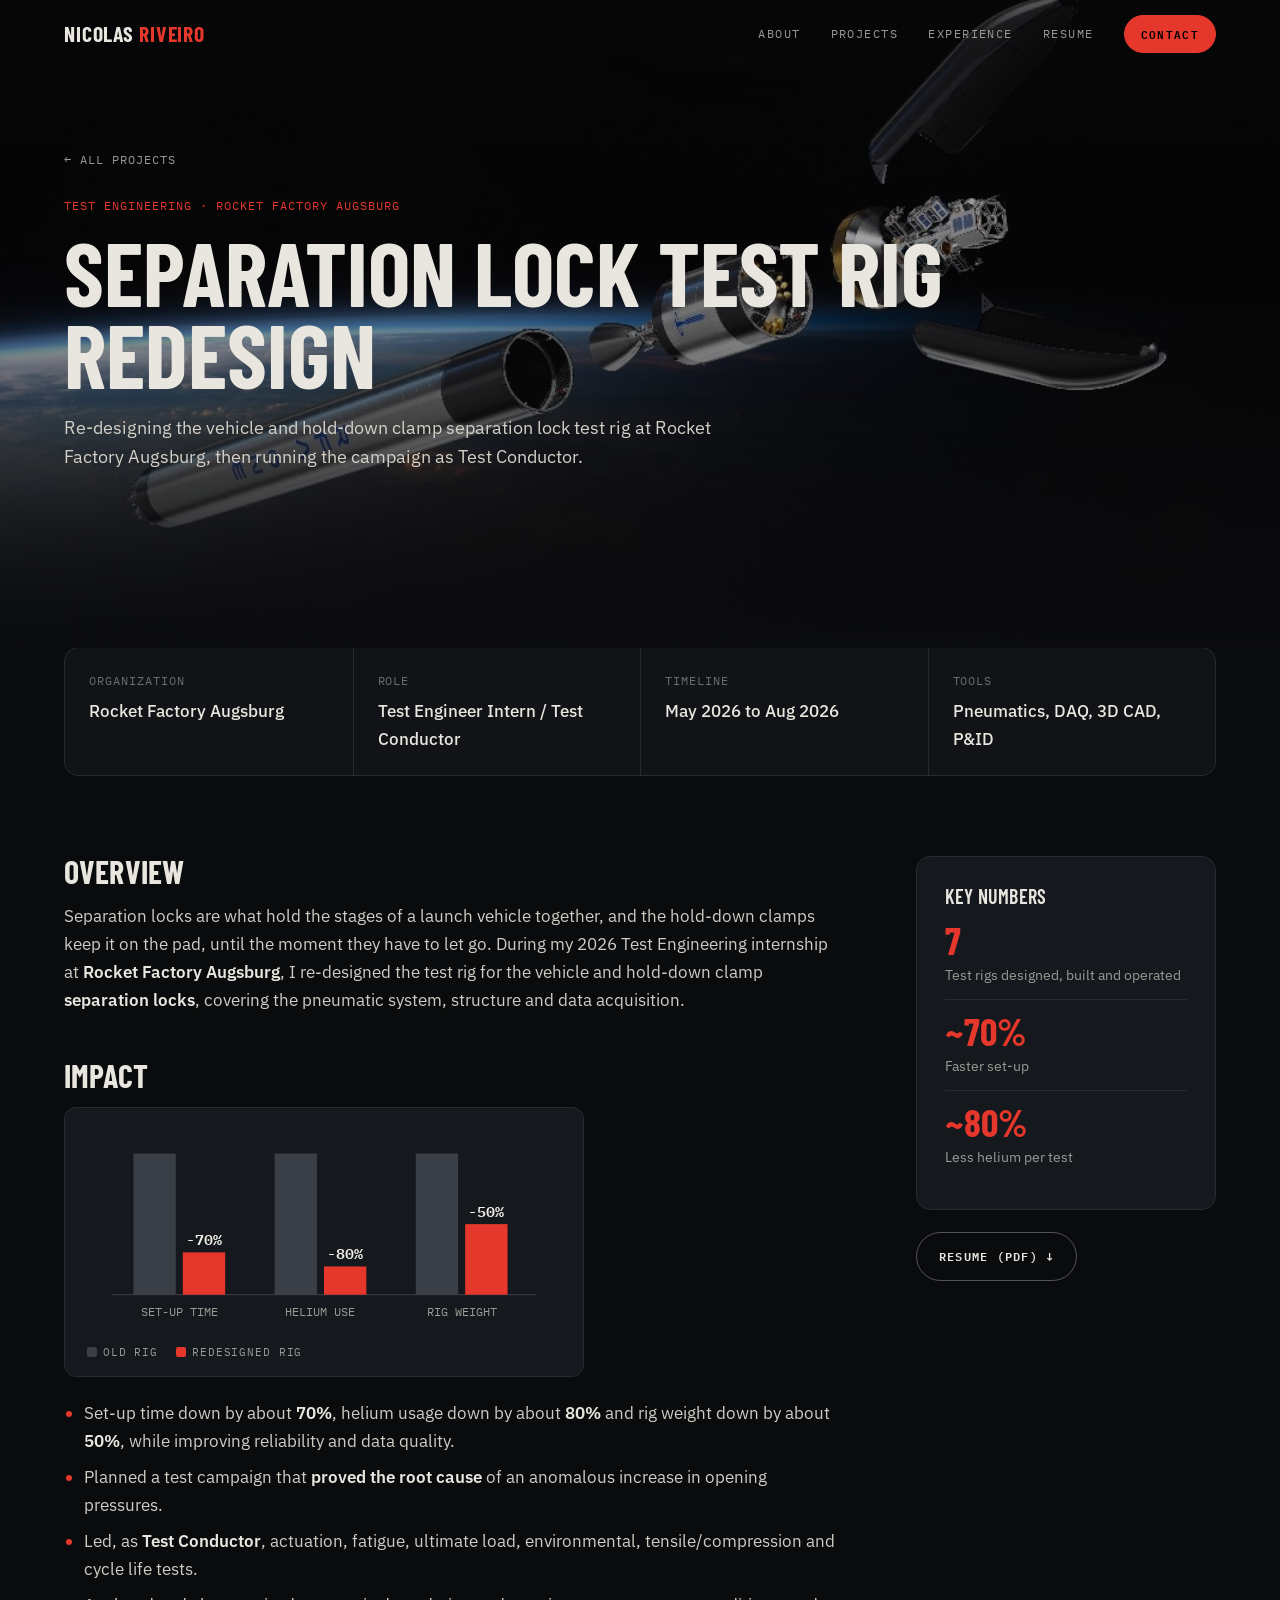
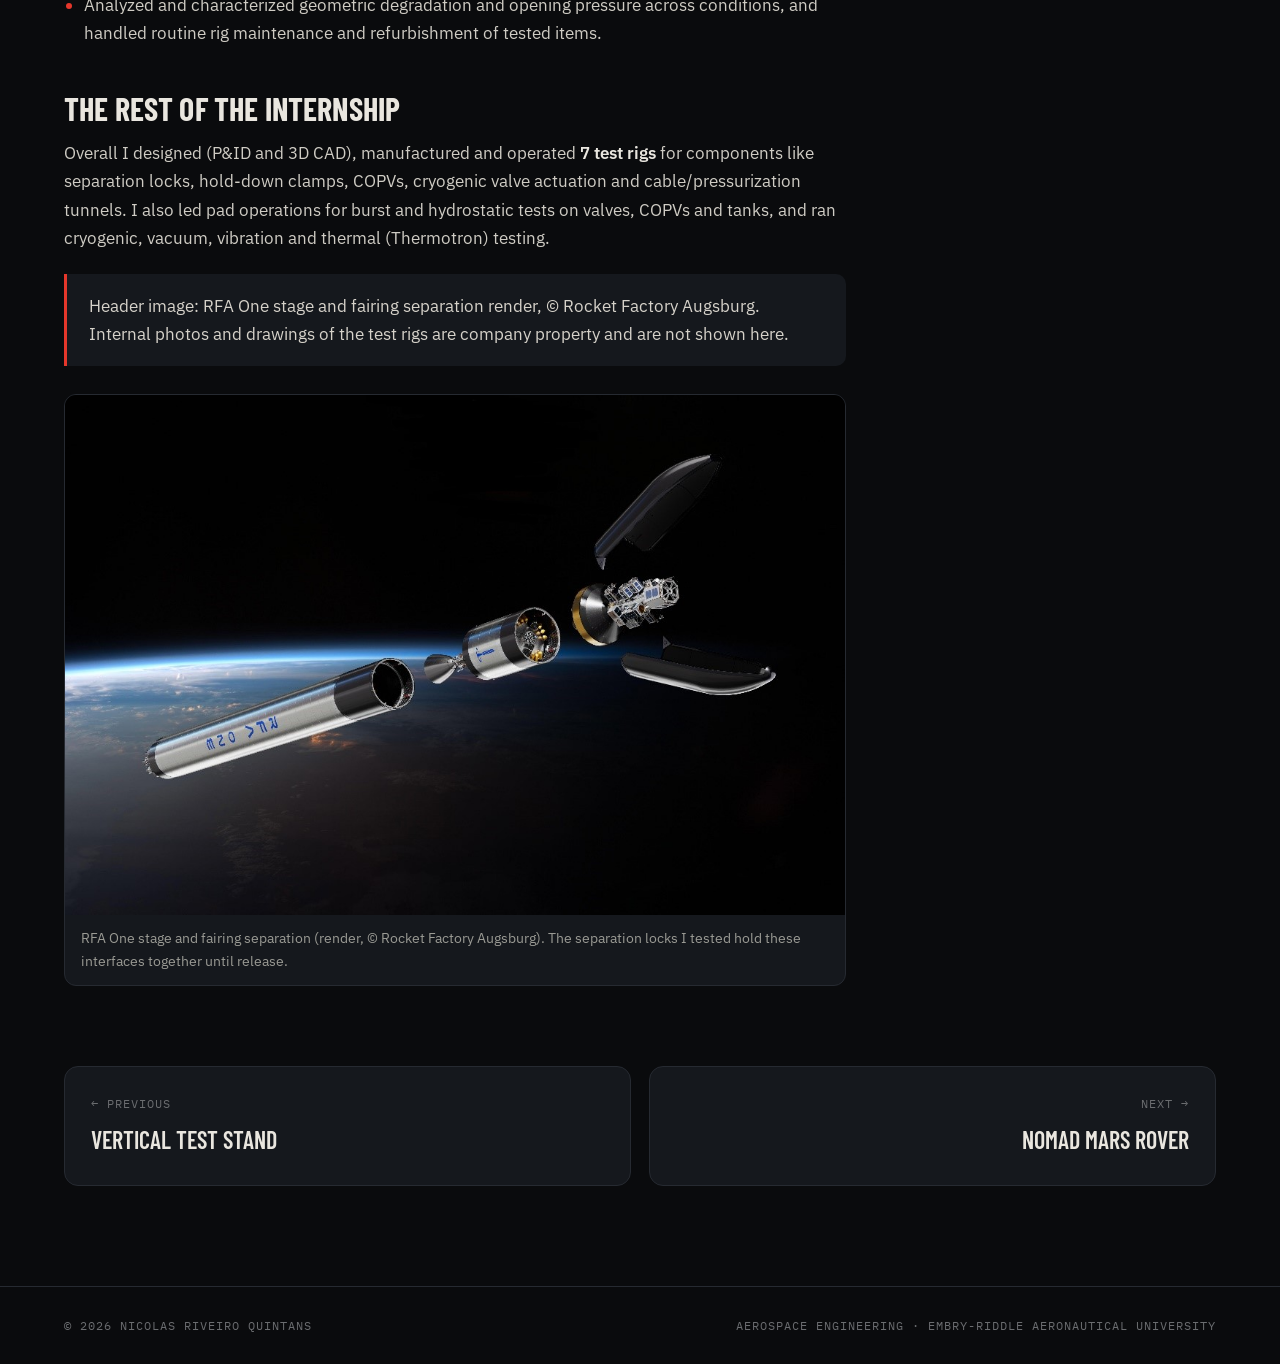
<file: projects/separation-lock-test-rig.html>
<!doctype html>
<html lang="en">
<head>
<meta charset="utf-8">
<meta name="viewport" content="width=device-width, initial-scale=1">
<title>Separation Lock Test Rig Redesign | Nicolas Riveiro Quintans</title>
<meta name="description" content="Re-designed the vehicle and hold-down clamp separation lock test rig (pneumatics, structure, DAQ) and led its test campaign as Test Conductor.">
<meta property="og:title" content="Separation Lock Test Rig Redesign | Nicolas Riveiro Quintans">
<meta property="og:description" content="Re-designed the vehicle and hold-down clamp separation lock test rig (pneumatics, structure, DAQ) and led its test campaign as Test Conductor.">
<meta property="og:image" content="../assets/img/triton-poster.jpg">
<link rel="icon" href="data:image/svg+xml,%3Csvg xmlns='http://www.w3.org/2000/svg' viewBox='0 0 64 64'%3E%3Crect width='64' height='64' rx='14' fill='%230a0b0d'/%3E%3Cpath d='M32 10 L44 40 L32 34 L20 40Z' fill='%23e5372b'/%3E%3Cpath d='M26 44 Q32 58 38 44' stroke='%23ff7a6e' stroke-width='4' fill='none'/%3E%3C/svg%3E">
<link rel="preconnect" href="https://fonts.googleapis.com">
<link rel="preconnect" href="https://fonts.gstatic.com" crossorigin>
<link href="https://fonts.googleapis.com/css2?family=Barlow+Condensed:wght@300;500;600;700&family=IBM+Plex+Mono:wght@400;500;600&family=IBM+Plex+Sans:wght@400;500;600&display=swap" rel="stylesheet">
<link rel="stylesheet" href="../css/style.css">
</head>
<body>
<header class="nav">
  <div class="wrap">
    <a class="brand" href="../index.html">Nicolas <span>Riveiro</span></a>
    <nav class="nav-links">
      <a href="../index.html#about">About</a>
      <a href="../index.html#projects">Projects</a>
      <a href="../index.html#experience">Experience</a>
      <a href="../index.html#resume">Resume</a>
      <a class="btn small" href="../index.html#contact">Contact</a>
    </nav>
    <button class="menu-btn" aria-label="Open menu"><span></span><span></span><span></span></button>
  </div>
</header>
<section class="p-hero"><img class="bg" src="../assets/img/rfa-one-separation.jpg" alt="">
  <div class="wrap">
    <a class="back mono" href="../index.html#projects">&larr; All projects</a>
    <div class="mono accent" style="margin-bottom:14px">Test Engineering &middot; Rocket Factory Augsburg</div>
    <div class=""><div>
    <h1>Separation Lock Test Rig Redesign</h1>
    <p class="sub">Re-designing the vehicle and hold-down clamp separation lock test rig at Rocket Factory Augsburg, then running the campaign as Test Conductor.</p>
    </div></div>
  </div>
</section>
<div class="wrap">
  <div class="facts reveal">
    <div class="fact"><div class="k mono">Organization</div><div class="v">Rocket Factory Augsburg</div></div>
    <div class="fact"><div class="k mono">Role</div><div class="v">Test Engineer Intern / Test Conductor</div></div>
    <div class="fact"><div class="k mono">Timeline</div><div class="v">May 2026 to Aug 2026</div></div>
    <div class="fact"><div class="k mono">Tools</div><div class="v">Pneumatics, DAQ, 3D CAD, P&ID</div></div>
  </div>
  <div class="p-body">
    <article class="prose reveal">
      <h2>Overview</h2>
<p>Separation locks are what hold the stages of a launch vehicle together, and the hold-down clamps keep it on the pad, until the moment they have to let go. During my 2026 Test Engineering internship at <strong>Rocket Factory Augsburg</strong>, I re-designed the test rig for the vehicle and hold-down clamp <strong>separation locks</strong>, covering the pneumatic system, structure and data acquisition.</p>
<h2>Impact</h2>
<div class="chart-box"><svg class="decline" viewBox="0 0 360 170" role="img" aria-label="Before vs after: set-up time down 70%, helium use down 80%, rig weight down 50%">
<g font-family="IBM Plex Mono, monospace" font-size="10" fill="#9a9a94">
<line x1="0" y1="140" x2="360" y2="140" stroke="#33373e"/>
<rect x="18" y="20" width="36" height="120" fill="#3a3e46"/><rect x="60" y="104" width="36" height="36" fill="var(--accent)"/>
<text x="78" y="98" text-anchor="middle" fill="#f2efe8" font-size="13" font-weight="600">-70%</text>
<text x="57" y="158" text-anchor="middle">SET-UP TIME</text>
<rect x="138" y="20" width="36" height="120" fill="#3a3e46"/><rect x="180" y="116" width="36" height="24" fill="var(--accent)"/>
<text x="198" y="110" text-anchor="middle" fill="#f2efe8" font-size="13" font-weight="600">-80%</text>
<text x="177" y="158" text-anchor="middle">HELIUM USE</text>
<rect x="258" y="20" width="36" height="120" fill="#3a3e46"/><rect x="300" y="80" width="36" height="60" fill="var(--accent)"/>
<text x="318" y="74" text-anchor="middle" fill="#f2efe8" font-size="13" font-weight="600">-50%</text>
<text x="297" y="158" text-anchor="middle">RIG WEIGHT</text>
</g></svg>
<div class="legend mono"><span><i style="background:#3a3e46"></i>Old rig</span><span><i style="background:var(--accent)"></i>Redesigned rig</span></div></div>
<ul>
<li>Set-up time down by about <strong>70%</strong>, helium usage down by about <strong>80%</strong> and rig weight down by about <strong>50%</strong>, while improving reliability and data quality.</li>
<li>Planned a test campaign that <strong>proved the root cause</strong> of an anomalous increase in opening pressures.</li>
<li>Led, as <strong>Test Conductor</strong>, actuation, fatigue, ultimate load, environmental, tensile/compression and cycle life tests.</li>
<li>Analyzed and characterized geometric degradation and opening pressure across conditions, and handled routine rig maintenance and refurbishment of tested items.</li>
</ul>
<h2>The rest of the internship</h2>
<p>Overall I designed (P&amp;ID and 3D CAD), manufactured and operated <strong>7 test rigs</strong> for components like separation locks, hold-down clamps, COPVs, cryogenic valve actuation and cable/pressurization tunnels. I also led pad operations for burst and hydrostatic tests on valves, COPVs and tanks, and ran cryogenic, vacuum, vibration and thermal (Thermotron) testing.</p>
<div class="callout">Header image: RFA One stage and fairing separation render, &copy; Rocket Factory Augsburg. Internal photos and drawings of the test rigs are company property and are not shown here.</div>
      <div class="gallery"><figure class="full"><img class="photo" src="../assets/img/rfa-one-separation.jpg" alt="RFA One stage and fairing separation (render, &amp;copy; Rocket Factory Augsburg). The separation locks I tested hold these interfaces together until release." loading="lazy"><figcaption>RFA One stage and fairing separation (render, &copy; Rocket Factory Augsburg). The separation locks I tested hold these interfaces together until release.</figcaption></figure></div>
      
    </article>
    <aside class="aside reveal d1">
      <div class="side-box"><h3>Key numbers</h3><div class="item"><div class="num">7</div><span>Test rigs designed, built and operated</span></div>
<div class="item"><div class="num">~70%</div><span>Faster set-up</span></div>
<div class="item"><div class="num">~80%</div><span>Less helium per test</span></div></div>
      
      <a class="btn ghost" href="../assets/docs/Nicolas-Riveiro-Resume.pdf" target="_blank" rel="noopener">Resume (PDF) &darr;</a>
    </aside>
  </div>
  <nav class="p-nav">
    <a class="prev" href="vertical-test-stand.html"><div class="mono" style="color:var(--dim)">&larr; Previous</div><div class="t">Vertical Test Stand</div></a>
    <a class="next" href="lspace-rover.html"><div class="mono" style="color:var(--dim)">Next &rarr;</div><div class="t">NOMAD Mars Rover</div></a>
  </nav>
</div>
<footer>
  <div class="wrap mono">
    <span>&copy; <span class="year">2026</span> Nicolas Riveiro Quintans</span>
    <span>Aerospace Engineering &middot; Embry-Riddle Aeronautical University</span>
  </div>
</footer>
<div class="lightbox" role="dialog" aria-modal="true"><img alt=""><div class="cap mono"></div></div>
<script src="../js/main.js"></script>
</body>
</html>
</file>
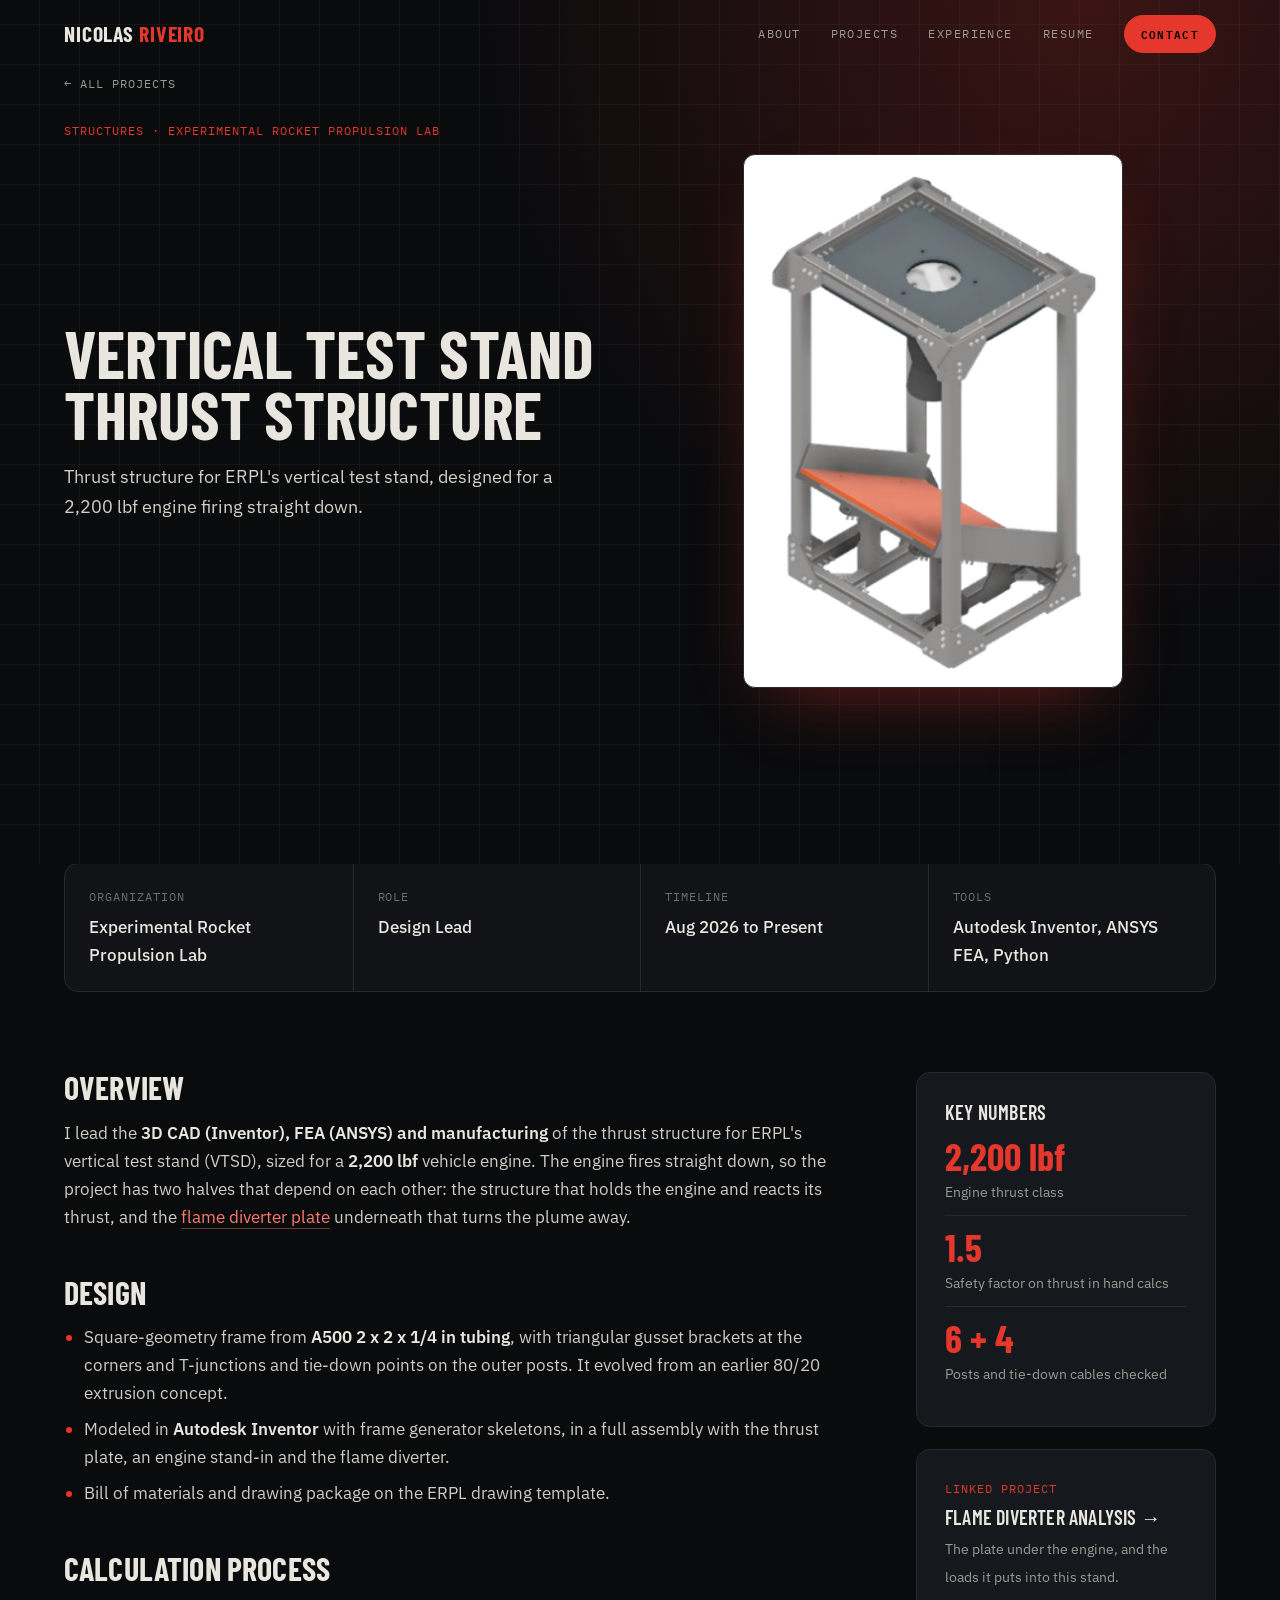
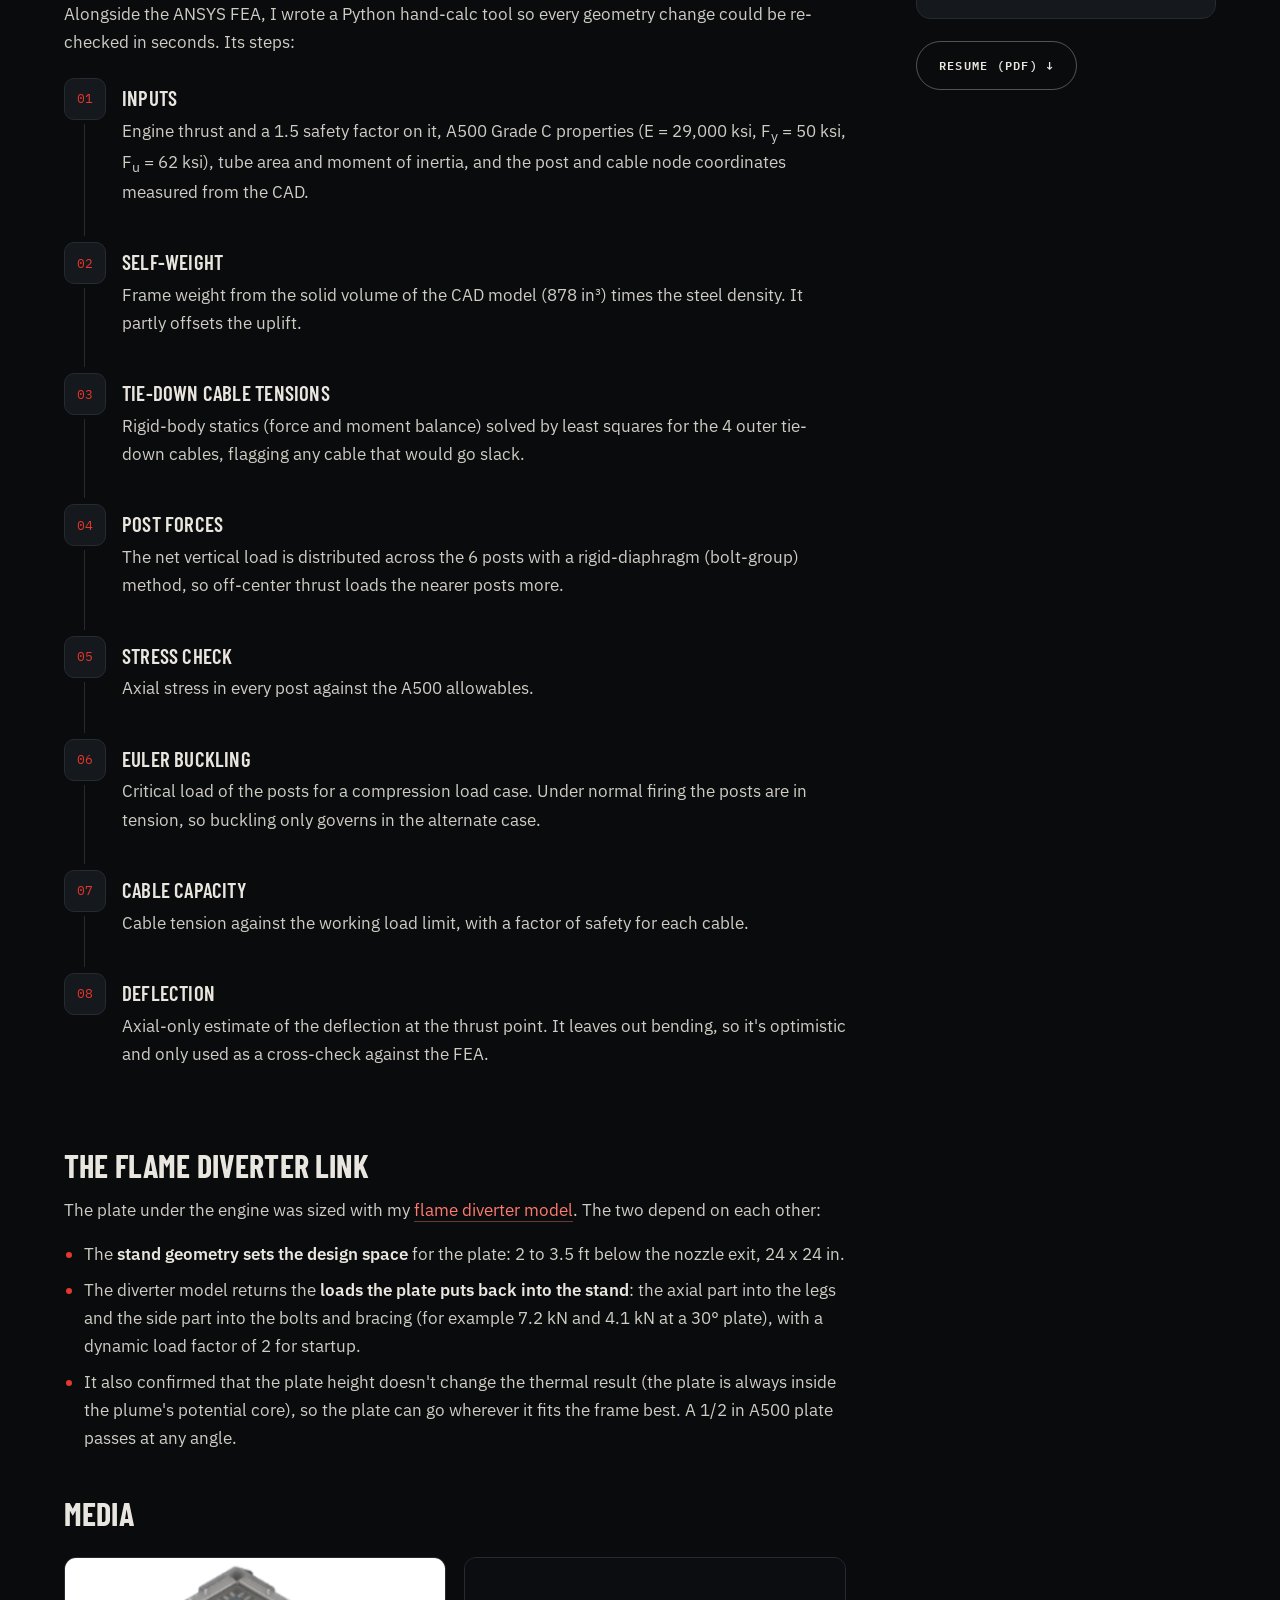
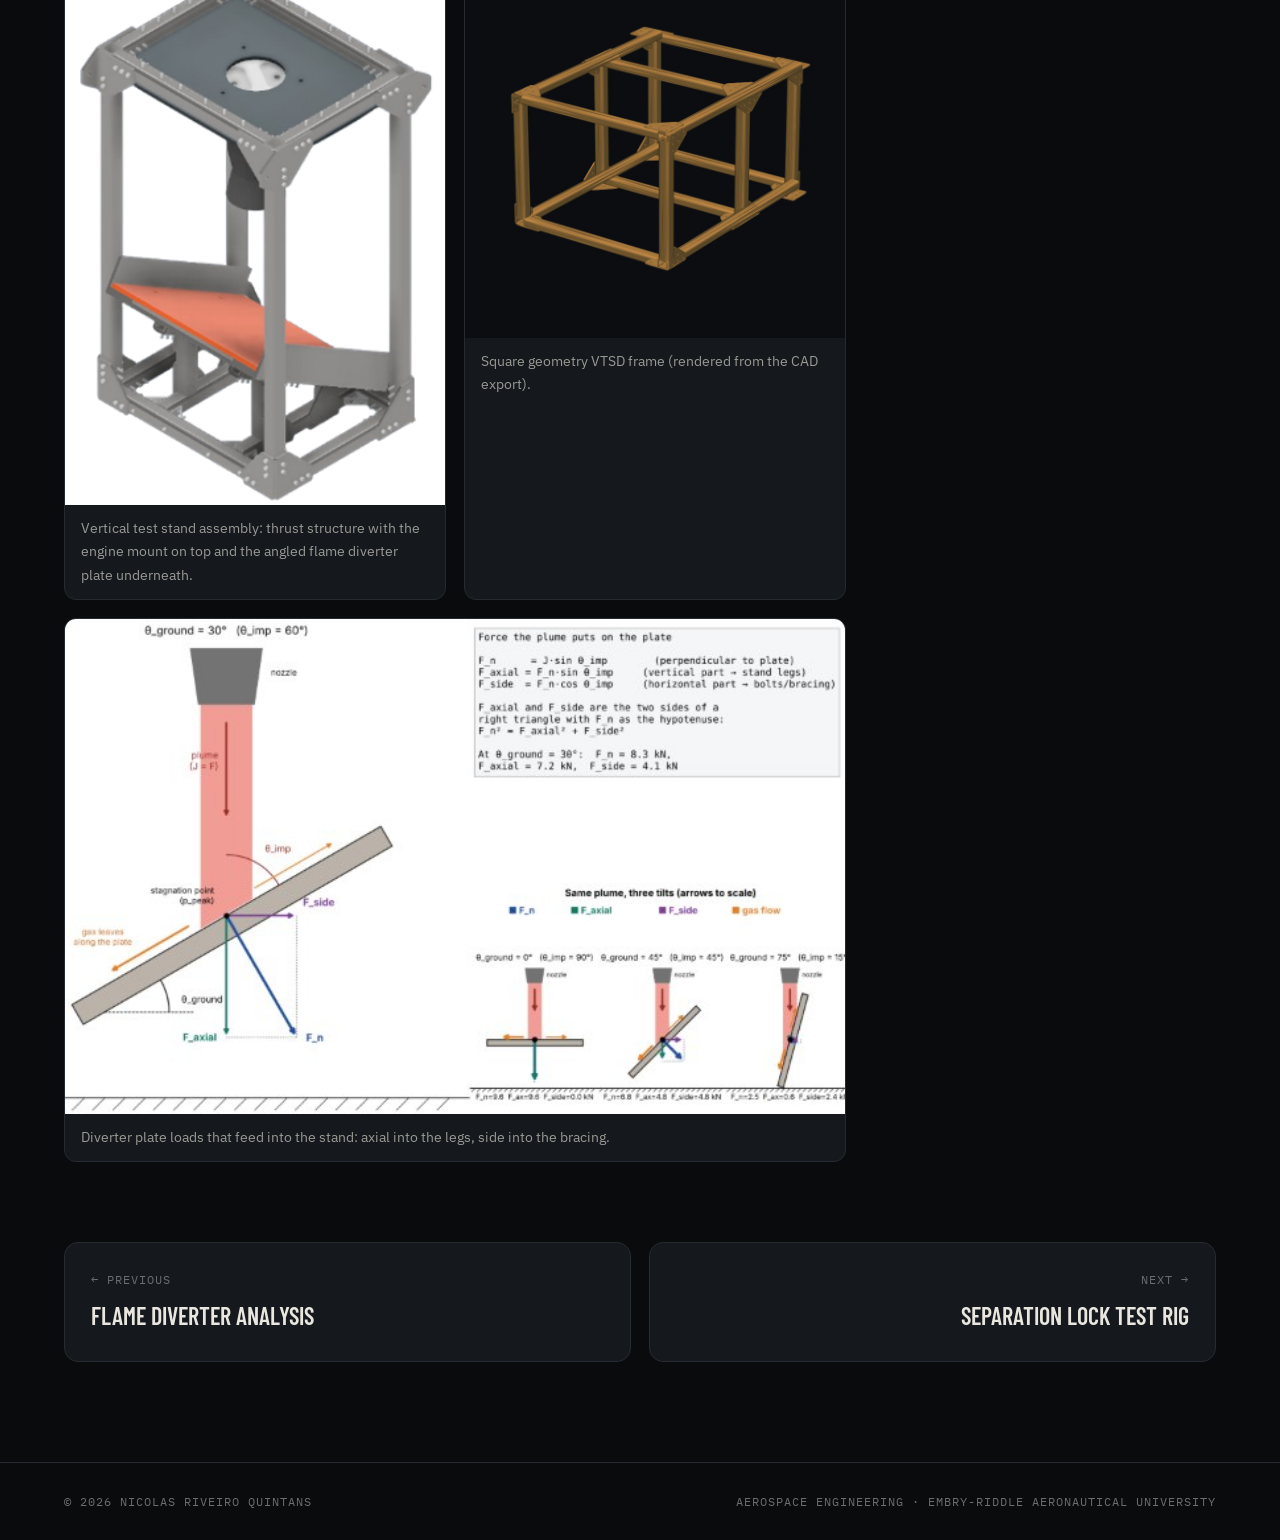
<file: projects/vertical-test-stand.html>
<!doctype html>
<html lang="en">
<head>
<meta charset="utf-8">
<meta name="viewport" content="width=device-width, initial-scale=1">
<title>Vertical Test Stand Thrust Structure | Nicolas Riveiro Quintans</title>
<meta name="description" content="Led the CAD, FEA and manufacturing of a vertical test stand for a 2,200 lbf engine, with a Python hand-calc tool and a flame diverter model built alongside it.">
<meta property="og:title" content="Vertical Test Stand Thrust Structure | Nicolas Riveiro Quintans">
<meta property="og:description" content="Led the CAD, FEA and manufacturing of a vertical test stand for a 2,200 lbf engine, with a Python hand-calc tool and a flame diverter model built alongside it.">
<meta property="og:image" content="../assets/img/triton-poster.jpg">
<link rel="icon" href="data:image/svg+xml,%3Csvg xmlns='http://www.w3.org/2000/svg' viewBox='0 0 64 64'%3E%3Crect width='64' height='64' rx='14' fill='%230a0b0d'/%3E%3Cpath d='M32 10 L44 40 L32 34 L20 40Z' fill='%23e5372b'/%3E%3Cpath d='M26 44 Q32 58 38 44' stroke='%23ff7a6e' stroke-width='4' fill='none'/%3E%3C/svg%3E">
<link rel="preconnect" href="https://fonts.googleapis.com">
<link rel="preconnect" href="https://fonts.gstatic.com" crossorigin>
<link href="https://fonts.googleapis.com/css2?family=Barlow+Condensed:wght@300;500;600;700&family=IBM+Plex+Mono:wght@400;500;600&family=IBM+Plex+Sans:wght@400;500;600&display=swap" rel="stylesheet">
<link rel="stylesheet" href="../css/style.css">
</head>
<body>
<header class="nav">
  <div class="wrap">
    <a class="brand" href="../index.html">Nicolas <span>Riveiro</span></a>
    <nav class="nav-links">
      <a href="../index.html#about">About</a>
      <a href="../index.html#projects">Projects</a>
      <a href="../index.html#experience">Experience</a>
      <a href="../index.html#resume">Resume</a>
      <a class="btn small" href="../index.html#contact">Contact</a>
    </nav>
    <button class="menu-btn" aria-label="Open menu"><span></span><span></span><span></span></button>
  </div>
</header>
<section class="p-hero plain">
  <div class="wrap">
    <a class="back mono" href="../index.html#projects">&larr; All projects</a>
    <div class="mono accent" style="margin-bottom:14px">Structures &middot; Experimental Rocket Propulsion Lab</div>
    <div class="hero-split"><div>
    <h1>Vertical Test Stand Thrust Structure</h1>
    <p class="sub">Thrust structure for ERPL's vertical test stand, designed for a 2,200 lbf engine firing straight down.</p>
    </div><figure class="hero-fig tall"><img src="../assets/img/vtsd-assembly.png" alt="Vertical Test Stand Thrust Structure plot"></figure></div>
  </div>
</section>
<div class="wrap">
  <div class="facts reveal">
    <div class="fact"><div class="k mono">Organization</div><div class="v">Experimental Rocket Propulsion Lab</div></div>
    <div class="fact"><div class="k mono">Role</div><div class="v">Design Lead</div></div>
    <div class="fact"><div class="k mono">Timeline</div><div class="v">Aug 2026 to Present</div></div>
    <div class="fact"><div class="k mono">Tools</div><div class="v">Autodesk Inventor, ANSYS FEA, Python</div></div>
  </div>
  <div class="p-body">
    <article class="prose reveal">
      <h2>Overview</h2>
<p>I lead the <strong>3D CAD (Inventor), FEA (ANSYS) and manufacturing</strong> of the thrust structure for ERPL's vertical test stand (VTSD), sized for a <strong>2,200 lbf</strong> vehicle engine. The engine fires straight down, so the project has two halves that depend on each other: the structure that holds the engine and reacts its thrust, and the <a class="inline" href="flame-diverter.html">flame diverter plate</a> underneath that turns the plume away.</p>
<h2>Design</h2>
<ul>
<li>Square-geometry frame from <strong>A500 2 x 2 x 1/4 in tubing</strong>, with triangular gusset brackets at the corners and T-junctions and tie-down points on the outer posts. It evolved from an earlier 80/20 extrusion concept.</li>
<li>Modeled in <strong>Autodesk Inventor</strong> with frame generator skeletons, in a full assembly with the thrust plate, an engine stand-in and the flame diverter.</li>
<li>Bill of materials and drawing package on the ERPL drawing template.</li>
</ul>
<h2>Calculation process</h2>
<p>Alongside the ANSYS FEA, I wrote a Python hand-calc tool so every geometry change could be re-checked in seconds. Its steps:</p>
<ol class="steps">
<li><div class="st">Inputs</div><p>Engine thrust and a 1.5 safety factor on it, A500 Grade C properties (E = 29,000 ksi, F<sub>y</sub> = 50 ksi, F<sub>u</sub> = 62 ksi), tube area and moment of inertia, and the post and cable node coordinates measured from the CAD.</p></li>
<li><div class="st">Self-weight</div><p>Frame weight from the solid volume of the CAD model (878 in&sup3;) times the steel density. It partly offsets the uplift.</p></li>
<li><div class="st">Tie-down cable tensions</div><p>Rigid-body statics (force and moment balance) solved by least squares for the 4 outer tie-down cables, flagging any cable that would go slack.</p></li>
<li><div class="st">Post forces</div><p>The net vertical load is distributed across the 6 posts with a rigid-diaphragm (bolt-group) method, so off-center thrust loads the nearer posts more.</p></li>
<li><div class="st">Stress check</div><p>Axial stress in every post against the A500 allowables.</p></li>
<li><div class="st">Euler buckling</div><p>Critical load of the posts for a compression load case. Under normal firing the posts are in tension, so buckling only governs in the alternate case.</p></li>
<li><div class="st">Cable capacity</div><p>Cable tension against the working load limit, with a factor of safety for each cable.</p></li>
<li><div class="st">Deflection</div><p>Axial-only estimate of the deflection at the thrust point. It leaves out bending, so it's optimistic and only used as a cross-check against the FEA.</p></li>
</ol>
<h2>The flame diverter link</h2>
<p>The plate under the engine was sized with my <a class="inline" href="flame-diverter.html">flame diverter model</a>. The two depend on each other:</p>
<ul>
<li>The <strong>stand geometry sets the design space</strong> for the plate: 2 to 3.5 ft below the nozzle exit, 24 x 24 in.</li>
<li>The diverter model returns the <strong>loads the plate puts back into the stand</strong>: the axial part into the legs and the side part into the bolts and bracing (for example 7.2 kN and 4.1 kN at a 30&deg; plate), with a dynamic load factor of 2 for startup.</li>
<li>It also confirmed that the plate height doesn't change the thermal result (the plate is always inside the plume's potential core), so the plate can go wherever it fits the frame best. A 1/2 in A500 plate passes at any angle.</li>
</ul>
<h2>Media</h2>
      <div class="gallery"><figure><img src="../assets/img/vtsd-assembly.png" alt="Vertical test stand assembly: thrust structure with the engine mount on top and the angled flame diverter plate underneath." loading="lazy"><figcaption>Vertical test stand assembly: thrust structure with the engine mount on top and the angled flame diverter plate underneath.</figcaption></figure>
<figure><img class="photo" src="../assets/img/vtsd-frame.jpg" alt="Square geometry VTSD frame (rendered from the CAD export)." loading="lazy"><figcaption>Square geometry VTSD frame (rendered from the CAD export).</figcaption></figure>
<figure class="full"><img src="../assets/img/diverter-force-diagram.jpg" alt="Diverter plate loads that feed into the stand: axial into the legs, side into the bracing." loading="lazy"><figcaption>Diverter plate loads that feed into the stand: axial into the legs, side into the bracing.</figcaption></figure></div>
      
    </article>
    <aside class="aside reveal d1">
      <div class="side-box"><h3>Key numbers</h3><div class="item"><div class="num">2,200 lbf</div><span>Engine thrust class</span></div>
<div class="item"><div class="num">1.5</div><span>Safety factor on thrust in hand calcs</span></div>
<div class="item"><div class="num">6 + 4</div><span>Posts and tie-down cables checked</span></div></div>
      <a class="side-box related" href="flame-diverter.html"><div class="mono accent">Linked project</div><h3 style="margin:8px 0 6px">Flame Diverter Analysis &rarr;</h3><span>The plate under the engine, and the loads it puts into this stand.</span></a>
      <a class="btn ghost" href="../assets/docs/Nicolas-Riveiro-Resume.pdf" target="_blank" rel="noopener">Resume (PDF) &darr;</a>
    </aside>
  </div>
  <nav class="p-nav">
    <a class="prev" href="flame-diverter.html"><div class="mono" style="color:var(--dim)">&larr; Previous</div><div class="t">Flame Diverter Analysis</div></a>
    <a class="next" href="separation-lock-test-rig.html"><div class="mono" style="color:var(--dim)">Next &rarr;</div><div class="t">Separation Lock Test Rig</div></a>
  </nav>
</div>
<footer>
  <div class="wrap mono">
    <span>&copy; <span class="year">2026</span> Nicolas Riveiro Quintans</span>
    <span>Aerospace Engineering &middot; Embry-Riddle Aeronautical University</span>
  </div>
</footer>
<div class="lightbox" role="dialog" aria-modal="true"><img alt=""><div class="cap mono"></div></div>
<script src="../js/main.js"></script>
</body>
</html>
</file>
<file: css/style.css>
/* ==========================================================
   Nicolas Riveiro Quintans · Portfolio
   ========================================================== */
:root{
  --bg:#0a0b0d;
  --bg-2:#111317;
  --panel:#15181d;
  --line:#262a31;
  --text:#e9e6df;
  --muted:#9a9a94;
  --dim:#6b6d70;
  --accent:#e5372b;      /* red */
  --accent-2:#ff7a6e;
  --lox:#7fc8ff;         /* LOX blue */
  --radius:14px;
  --maxw:1200px;
  --display:"Barlow Condensed", "Arial Narrow", sans-serif;
  --sans:"IBM Plex Sans", system-ui, -apple-system, Segoe UI, sans-serif;
  --mono:"IBM Plex Mono", ui-monospace, SFMono-Regular, Menlo, monospace;
}
*{box-sizing:border-box;margin:0;padding:0}
html{scroll-behavior:smooth;scroll-padding-top:80px}
body{background:var(--bg);color:var(--text);font-family:var(--sans);font-size:17px;line-height:1.65;-webkit-font-smoothing:antialiased;overflow-x:hidden}
img,video{display:block;max-width:100%}
a{color:inherit;text-decoration:none}
::selection{background:var(--accent);color:#000}
.wrap{max-width:var(--maxw);margin:0 auto;padding:0 24px}
.mono{font-family:var(--mono);font-size:.78rem;letter-spacing:.08em;text-transform:uppercase}
.accent{color:var(--accent)}

/* ---------- Nav ---------- */
.nav{position:fixed;inset:0 0 auto 0;z-index:50;transition:background .3s,border-color .3s,backdrop-filter .3s;border-bottom:1px solid transparent}
.nav.scrolled{background:rgba(10,11,13,.82);backdrop-filter:blur(12px);border-color:var(--line)}
.nav .wrap{display:flex;align-items:center;justify-content:space-between;height:68px}
.brand{font-family:var(--display);font-weight:700;font-size:1.35rem;letter-spacing:.04em;text-transform:uppercase}
.brand span{color:var(--accent)}
.nav-links{display:flex;gap:30px;align-items:center}
.nav-links a{font-family:var(--mono);font-size:.76rem;letter-spacing:.12em;text-transform:uppercase;color:var(--muted);transition:color .2s}
.nav-links a:hover{color:var(--text)}
.nav-links .btn{color:#000}
.menu-btn{display:none;background:none;border:0;color:var(--text);cursor:pointer;width:40px;height:40px}
.menu-btn span{display:block;height:2px;background:currentColor;margin:6px 8px;transition:transform .3s,opacity .3s}
.nav.open .menu-btn span:nth-child(1){transform:translateY(8px) rotate(45deg)}
.nav.open .menu-btn span:nth-child(2){opacity:0}
.nav.open .menu-btn span:nth-child(3){transform:translateY(-8px) rotate(-45deg)}

/* ---------- Buttons ---------- */
.btn{display:inline-flex;align-items:center;gap:10px;background:var(--accent);color:#000;font-family:var(--mono);font-size:.78rem;font-weight:600;letter-spacing:.1em;text-transform:uppercase;padding:13px 22px;border-radius:999px;transition:transform .2s,background .2s,box-shadow .2s;border:1px solid var(--accent)}
.btn:hover{transform:translateY(-2px);background:var(--accent-2);box-shadow:0 10px 30px -10px rgba(229,55,43,.6)}
.btn.ghost{background:transparent;color:var(--text);border-color:rgba(255,255,255,.3)}
.btn.ghost:hover{border-color:var(--text);background:rgba(255,255,255,.06);box-shadow:none}
.btn.small{padding:9px 16px;font-size:.7rem}

/* ---------- Hero ---------- */
.hero{position:relative;min-height:100vh;min-height:100svh;display:flex;align-items:flex-end;overflow:hidden;isolation:isolate}
.hero-video{position:absolute;inset:0;width:100%;height:100%;object-fit:cover;z-index:-2;transform:scale(1.04);animation:heroZoom 18s ease-out forwards}
@keyframes heroZoom{to{transform:scale(1)}}
.hero::before{content:"";position:absolute;inset:0;z-index:-1;
  background:linear-gradient(180deg,rgba(10,11,13,.55) 0%,rgba(10,11,13,.15) 35%,rgba(10,11,13,.6) 70%,var(--bg) 100%),
             linear-gradient(90deg,rgba(10,11,13,.85) 0%,rgba(10,11,13,.2) 60%)}
.hero .wrap{width:100%;padding-bottom:9vh}
.hero-tag{display:inline-flex;align-items:center;gap:10px;color:var(--accent-2);margin-bottom:22px}
.hero-tag .dot{width:8px;height:8px;border-radius:50%;background:var(--accent);box-shadow:0 0 0 0 rgba(229,55,43,.7);animation:pulse 1.8s infinite}
@keyframes pulse{70%{box-shadow:0 0 0 12px rgba(229,55,43,0)}100%{box-shadow:0 0 0 0 rgba(229,55,43,0)}}
.hero h1{font-family:var(--display);font-weight:700;text-transform:uppercase;line-height:.88;font-size:clamp(3.4rem,10vw,8.6rem);letter-spacing:-.01em}
.hero h1 .thin{font-weight:300;color:var(--muted);display:block;font-size:.42em;letter-spacing:.02em;margin-bottom:.25em}
.hero p.lead{max-width:640px;font-size:clamp(1.02rem,1.6vw,1.2rem);color:#d3d0c8;margin:26px 0 34px}
.hero-actions{display:flex;flex-wrap:wrap;gap:14px}
.hero-meta{position:absolute;right:24px;bottom:9vh;text-align:right;color:var(--muted);line-height:2}
.hero-meta b{color:var(--text);font-weight:500}
.scroll-cue{position:absolute;left:50%;bottom:22px;transform:translateX(-50%);width:22px;height:36px;border:1.5px solid rgba(255,255,255,.4);border-radius:12px}
.scroll-cue::after{content:"";position:absolute;left:50%;top:7px;width:3px;height:7px;margin-left:-1.5px;background:var(--text);border-radius:2px;animation:cue 1.8s infinite}
@keyframes cue{0%{opacity:0;transform:translateY(0)}40%{opacity:1}100%{opacity:0;transform:translateY(12px)}}

/* ---------- Sections ---------- */
section{padding:120px 0}
.sec-head{display:flex;align-items:flex-end;justify-content:space-between;gap:30px;margin-bottom:56px;flex-wrap:wrap}
.sec-label{color:var(--accent);margin-bottom:12px;display:block}
h2{font-family:var(--display);font-weight:700;text-transform:uppercase;font-size:clamp(2.4rem,5vw,4rem);line-height:.95;letter-spacing:.005em}
h3{font-family:var(--display);font-weight:600;text-transform:uppercase;font-size:1.55rem;line-height:1.1;letter-spacing:.01em}
.sec-head p{max-width:420px;color:var(--muted)}

/* ---------- Stats strip ---------- */
.stats{border-top:1px solid var(--line);border-bottom:1px solid var(--line);background:var(--bg-2)}
.stats .wrap{display:grid;grid-template-columns:repeat(5,1fr)}
.stat{padding:34px 24px;border-left:1px solid var(--line)}
.stat:first-child{border-left:0;padding-left:0}
.stat .num{font-family:var(--display);font-weight:700;font-size:2.9rem;line-height:1;color:var(--text)}
.stat .num small{font-size:.5em;color:var(--accent);margin-left:2px}
.stat .lbl{color:var(--muted);margin-top:10px}

/* ---------- About ---------- */
.about-grid{display:grid;grid-template-columns:.95fr 1.05fr;gap:70px;align-items:center}
.portrait{position:relative;border-radius:var(--radius);overflow:hidden;aspect-ratio:4/5;background:var(--panel)}
.portrait img{width:100%;height:100%;object-fit:cover;object-position:50% 30%;transition:transform 1.2s ease}
.portrait:hover img{transform:scale(1.04)}
.portrait figcaption{position:absolute;left:16px;bottom:16px;background:rgba(10,11,13,.75);backdrop-filter:blur(8px);padding:8px 12px;border-radius:8px;color:var(--text)}
.about-text p{color:#cfccc4;margin-bottom:18px}
.about-text p:first-of-type{font-size:1.25rem;color:var(--text);line-height:1.5}
.chips{display:flex;flex-wrap:wrap;gap:8px;margin-top:26px}
.chip{font-family:var(--mono);font-size:.72rem;letter-spacing:.04em;padding:6px 12px;border:1px solid var(--line);border-radius:999px;color:var(--muted);background:var(--bg-2)}

/* ---------- Projects ---------- */
.proj-grid{display:grid;grid-template-columns:repeat(6,1fr);gap:22px}
.card{grid-column:span 2;position:relative;background:var(--panel);border:1px solid var(--line);border-radius:var(--radius);overflow:hidden;display:flex;flex-direction:column;transition:transform .35s cubic-bezier(.2,.7,.2,1),border-color .35s,box-shadow .35s}
.card.wide{grid-column:span 3}
.card:hover{transform:translateY(-6px);border-color:rgba(229,55,43,.55);box-shadow:0 24px 50px -24px rgba(0,0,0,.8)}
.card-media{position:relative;aspect-ratio:16/10;overflow:hidden;background:#0d0f12}
.card-media img{width:100%;height:100%;object-fit:cover;transition:transform .8s cubic-bezier(.2,.7,.2,1),filter .5s;filter:saturate(.9)}
.card:hover .card-media img{transform:scale(1.06);filter:saturate(1.1)}
.card-media.contain img{object-fit:contain;background:#fff;padding:10px}
.card-media .tagline{position:absolute;top:14px;left:14px;background:rgba(10,11,13,.78);backdrop-filter:blur(6px);padding:5px 10px;border-radius:6px;color:var(--accent-2)}
.card-body{padding:22px 22px 24px;display:flex;flex-direction:column;flex:1}
.card-body .meta{color:var(--dim);margin-bottom:10px}
.card-body p{color:var(--muted);font-size:.96rem;margin:12px 0 18px;flex:1}
.card-more{display:inline-flex;align-items:center;gap:8px;color:var(--text);font-family:var(--mono);font-size:.74rem;letter-spacing:.1em;text-transform:uppercase}
.card-more .arr{transition:transform .3s}
.card:hover .card-more .arr{transform:translateX(6px)}
.card:hover .card-more{color:var(--accent)}
/* typographic media for projects without photos */
.type-media{display:flex;flex-direction:column;justify-content:space-between;padding:22px;background:
  radial-gradient(120% 90% at 100% 0%,rgba(229,55,43,.18),transparent 55%),
  repeating-linear-gradient(0deg,transparent 0 23px,rgba(255,255,255,.035) 23px 24px),
  repeating-linear-gradient(90deg,transparent 0 23px,rgba(255,255,255,.035) 23px 24px),#0f1115}
.type-media .big{font-family:var(--display);font-weight:700;font-size:3.6rem;line-height:.9;color:var(--text)}
.type-media .big small{display:block;font-size:.3em;font-weight:500;letter-spacing:.08em;color:var(--muted);margin-top:8px;font-family:var(--mono);text-transform:uppercase}
.type-media .row{display:flex;gap:26px}
.type-media svg{position:absolute;right:-30px;bottom:-30px;width:70%;opacity:.55}

/* ---------- Experience timeline ---------- */
.timeline{position:relative;border-left:1px solid var(--line);margin-left:6px}
.t-item{position:relative;padding:0 0 46px 38px}
.t-item::before{content:"";position:absolute;left:-6px;top:8px;width:11px;height:11px;border-radius:50%;background:var(--bg);border:2px solid var(--accent)}
.t-item .when{color:var(--dim)}
.t-item h3{margin:6px 0 2px}
.t-item .org{color:var(--accent-2);font-weight:500}
.t-item ul{margin-top:12px;padding-left:18px;color:var(--muted)}
.t-item li{margin-bottom:6px}
.exp-grid{display:grid;grid-template-columns:1.6fr 1fr;gap:70px}
.side-box{background:var(--panel);border:1px solid var(--line);border-radius:var(--radius);padding:28px;margin-bottom:22px}
.side-box h3{font-size:1.25rem;margin-bottom:14px}
.side-box .item{padding:12px 0;border-top:1px solid var(--line)}
.side-box .item:first-of-type{border-top:0;padding-top:0}
.side-box .item b{display:block;font-weight:500}
.side-box .item span{color:var(--muted);font-size:.9rem}

/* ---------- Resume ---------- */
.resume-box{display:grid;grid-template-columns:1fr 1.3fr;gap:50px;align-items:center;background:linear-gradient(135deg,#1a0f0e,#121418 60%);border:1px solid var(--line);border-radius:22px;padding:56px}
.resume-frame{border-radius:12px;overflow:hidden;border:1px solid var(--line);background:#fff;aspect-ratio:8.5/11;width:100%;max-width:520px;justify-self:center}
.resume-frame{display:block;transition:transform .4s,box-shadow .4s}.resume-frame:hover{transform:translateY(-4px) rotate(-.4deg);box-shadow:0 30px 60px -30px rgba(229,55,43,.45)}
.resume-frame img{width:100%;height:100%;object-fit:cover;object-position:top}
.resume-box p{color:var(--muted);margin:18px 0 28px}

/* ---------- Contact / footer ---------- */
.contact{text-align:center;padding:140px 0 100px}
.contact h2{font-size:clamp(2.8rem,8vw,6.5rem)}
.contact p{color:var(--muted);margin:20px auto 36px;max-width:520px}
.contact .email{font-family:var(--mono);font-size:clamp(.95rem,2.2vw,1.3rem);border-bottom:1px solid var(--accent);padding-bottom:4px;transition:color .2s}
.contact .email:hover{color:var(--accent)}
footer{border-top:1px solid var(--line);padding:28px 0;color:var(--dim)}
footer .wrap{display:flex;justify-content:space-between;gap:20px;flex-wrap:wrap}

/* ---------- Reveal animation ---------- */
.reveal{opacity:0;transform:translateY(28px);transition:opacity .9s cubic-bezier(.2,.7,.2,1),transform .9s cubic-bezier(.2,.7,.2,1)}
.reveal.in{opacity:1;transform:none}
.reveal.d1{transition-delay:.08s}.reveal.d2{transition-delay:.16s}.reveal.d3{transition-delay:.24s}

/* ==========================================================
   Project detail pages
   ========================================================== */
.p-hero{position:relative;min-height:72vh;display:flex;align-items:flex-end;overflow:hidden;isolation:isolate;padding-top:68px}
.p-hero img.bg{position:absolute;inset:0;width:100%;height:100%;object-fit:cover;z-index:-2}
.p-hero::before{content:"";position:absolute;inset:0;z-index:-1;background:linear-gradient(180deg,rgba(10,11,13,.5),rgba(10,11,13,.35) 40%,var(--bg) 100%)}
.p-hero.plain{min-height:56vh;background:
  radial-gradient(80% 120% at 85% 0%,rgba(229,55,43,.22),transparent 60%),
  repeating-linear-gradient(0deg,transparent 0 39px,rgba(255,255,255,.04) 39px 40px),
  repeating-linear-gradient(90deg,transparent 0 39px,rgba(255,255,255,.04) 39px 40px),var(--bg)}
.p-hero.plain::before{display:none}
.p-hero .wrap{width:100%;padding-bottom:56px}
.back{display:inline-flex;gap:8px;align-items:center;color:var(--muted);margin-bottom:26px;transition:color .2s}
.back:hover{color:var(--accent)}
.p-hero h1{font-family:var(--display);font-weight:700;text-transform:uppercase;font-size:clamp(2.8rem,7vw,5.6rem);line-height:.92;max-width:950px}
.p-hero .sub{color:#d3d0c8;max-width:680px;margin-top:18px;font-size:1.12rem}
.facts{display:grid;grid-template-columns:repeat(4,1fr);border:1px solid var(--line);border-radius:var(--radius);background:var(--bg-2);margin-top:-1px}
.fact{padding:22px 24px;border-left:1px solid var(--line)}
.fact:first-child{border-left:0}
.fact .k{color:var(--dim)}
.fact .v{margin-top:6px;font-weight:500}
.p-body{display:grid;grid-template-columns:1fr 300px;gap:70px;padding:80px 0 40px}
.prose h2{font-size:2rem;margin:46px 0 16px}
.prose h2:first-child{margin-top:0}
.prose p{color:#cfccc4;margin-bottom:16px}
.prose ul{color:#cfccc4;padding-left:20px;margin-bottom:16px}
.prose li{margin-bottom:8px}
.prose li::marker{color:var(--accent)}
.prose strong{color:var(--text);font-weight:600}
.aside{position:sticky;top:100px;align-self:start}
.aside .side-box .num{font-family:var(--display);font-size:2.4rem;font-weight:700;line-height:1;color:var(--accent)}
.aside .side-box .item span{display:block;margin-top:4px}
.gallery{display:grid;grid-template-columns:repeat(2,1fr);gap:18px;margin:28px 0 10px}
.gallery figure{background:var(--panel);border:1px solid var(--line);border-radius:12px;overflow:hidden;cursor:zoom-in;transition:border-color .3s}
.gallery figure:hover{border-color:rgba(229,55,43,.55)}
.gallery figure.full{grid-column:1/-1}
.gallery img{width:100%;height:auto;background:#fff}
.gallery img.photo{background:none}
.gallery figcaption{padding:12px 16px;color:var(--muted);font-size:.88rem}
.callout{border-left:3px solid var(--accent);background:var(--panel);padding:18px 22px;border-radius:0 10px 10px 0;color:#d6d2ca;margin:22px 0}
.p-nav{display:grid;grid-template-columns:1fr 1fr;gap:18px;padding:30px 0 100px}
.p-nav a{border:1px solid var(--line);border-radius:var(--radius);padding:26px;background:var(--panel);transition:border-color .3s,transform .3s}
.p-nav a:hover{border-color:var(--accent);transform:translateY(-3px)}
.p-nav a.next{text-align:right}
.p-nav .t{font-family:var(--display);font-size:1.5rem;font-weight:600;text-transform:uppercase;margin-top:6px}

/* Lightbox */
.lightbox{position:fixed;inset:0;z-index:100;background:rgba(5,6,8,.93);display:none;align-items:center;justify-content:center;padding:30px;cursor:zoom-out}
.lightbox.open{display:flex;animation:fade .25s}
.lightbox img{max-width:100%;max-height:88vh;border-radius:8px;background:#fff}
.lightbox .cap{position:absolute;bottom:18px;left:0;right:0;text-align:center;color:var(--muted)}
@keyframes fade{from{opacity:0}}

/* ---------- Responsive ---------- */
@media (max-width:980px){
  .about-grid,.exp-grid,.resume-box,.p-body{grid-template-columns:1fr;gap:44px}
  .card,.card.wide{grid-column:span 3}
  .facts{grid-template-columns:repeat(2,1fr)}
  .fact:nth-child(3){border-left:0}
  .fact:nth-child(n+3){border-top:1px solid var(--line)}
  .aside{position:static}
  .hero-meta{display:none}
  .resume-box{padding:32px}
}
@media (max-width:720px){
  body{font-size:16px}
  .wrap{padding:0 16px}
  section{padding:84px 0}
  .nav-links{position:fixed;top:68px;left:0;right:0;flex-direction:column;align-items:flex-start;gap:0;background:rgba(10,11,13,.97);border-bottom:1px solid var(--line);padding:8px 16px 20px;transform:translateY(-12px);opacity:0;pointer-events:none;transition:.25s}
  .nav-links a{padding:14px 0;width:100%;border-bottom:1px solid var(--line)}
  .nav-links .btn{margin-top:16px;width:auto;border-bottom:1px solid var(--accent)}
  .nav.open{background:rgba(10,11,13,.97)}
  .nav.open .nav-links{transform:none;opacity:1;pointer-events:auto}
  .menu-btn{display:block}
  .stats .wrap{grid-template-columns:1fr 1fr}
  .stat{padding:24px 16px}
  .stat:nth-child(odd){border-left:0;padding-left:0}
  .stat:nth-child(n+3){border-top:1px solid var(--line)}
  .stat .num{font-size:2.3rem}
  .card,.card.wide{grid-column:1/-1}
  .gallery{grid-template-columns:1fr}
  .p-nav{grid-template-columns:1fr}
  .facts{grid-template-columns:1fr}
  .fact{border-left:0}
  .fact:nth-child(n+2){border-top:1px solid var(--line)}
}
@media (prefers-reduced-motion:reduce){
  *{animation:none!important;transition:none!important}
  .reveal{opacity:1;transform:none}
  html{scroll-behavior:auto}
}
@media (max-width:720px){
  .hero::before{background:linear-gradient(180deg,rgba(10,11,13,.55) 0%,rgba(10,11,13,.55) 40%,rgba(10,11,13,.85) 75%,var(--bg) 100%)}
  .hero-video{object-position:65% 50%}
}

/* ---------- Calculation steps, tables, inline links ---------- */
.steps{list-style:none;counter-reset:st;padding:0!important;margin:22px 0 28px;position:relative}
.steps>li{counter-increment:st;position:relative;padding:0 0 26px 58px;margin:0!important}
.steps>li::before{content:counter(st,decimal-leading-zero);position:absolute;left:0;top:0;width:40px;height:40px;border-radius:10px;border:1px solid var(--line);background:var(--panel);color:var(--accent);font-family:var(--mono);font-size:.8rem;display:flex;align-items:center;justify-content:center}
.steps>li::after{content:"";position:absolute;left:20px;top:46px;bottom:6px;width:1px;background:var(--line)}
.steps>li:last-child::after{display:none}
.steps .st{font-family:var(--display);font-weight:600;font-size:1.3rem;text-transform:uppercase;letter-spacing:.01em;color:var(--text);line-height:1.2;padding-top:8px;margin-bottom:6px}
.steps p{margin-bottom:10px!important}
.eq{font-family:var(--mono);font-size:.84rem;color:var(--accent-2);background:#0d0f12;border:1px solid var(--line);border-radius:8px;padding:10px 14px;overflow-x:auto;line-height:1.7}
.tbl-wrap{overflow-x:auto;margin:10px 0 20px}
.tbl{border-collapse:collapse;width:100%;max-width:520px;font-size:.95rem}
.tbl th,.tbl td{border-bottom:1px solid var(--line);padding:10px 14px;text-align:left}
.tbl th{font-family:var(--mono);font-size:.72rem;letter-spacing:.08em;text-transform:uppercase;color:var(--dim);font-weight:500}
.tbl td.ok{color:#7ddc9a;font-weight:600}
a.inline{color:var(--accent-2);border-bottom:1px solid rgba(255,122,110,.4);transition:color .2s,border-color .2s}
a.inline:hover{color:var(--accent);border-color:var(--accent)}
a.side-box.related{display:block;transition:border-color .3s,transform .3s}
a.side-box.related:hover{border-color:var(--accent);transform:translateY(-3px)}
a.side-box.related span{color:var(--muted);font-size:.9rem}
@media (max-width:720px){.steps>li{padding-left:50px}.steps>li::before{width:34px;height:34px}.steps>li::after{left:17px;top:40px}.eq{font-size:.78rem}}

/* ---------- Skills band (right under the hero) ---------- */
.skills-band{border-top:1px solid var(--line);background:var(--bg);padding:26px 0}
.skills-band .wrap{display:flex;align-items:center;gap:22px}
.skills-band .skills-lbl{flex:none}
.skills-band .chips{margin-top:0}
.chip.hot{color:var(--accent-2);border-color:rgba(229,55,43,.35)}

/* ---------- Chart + patch media for cards without photos ---------- */
.chart-media{display:flex;flex-direction:column;justify-content:center;height:100%;padding:6px 6px 0}
.chart-media svg,.chart-box svg{width:100%;height:auto;max-height:200px}
.chart-box{background:var(--panel);border:1px solid var(--line);border-radius:12px;padding:22px 22px 14px;margin:6px 0 22px;max-width:520px}
.legend{display:flex;gap:18px;color:var(--muted);font-size:.68rem;margin-top:6px}
.legend i{display:inline-block;width:10px;height:10px;border-radius:2px;margin-right:6px;vertical-align:-1px}
.patch-media{display:flex;align-items:center;justify-content:center;height:100%}
.patch-media svg{height:88%;width:auto;filter:drop-shadow(0 10px 30px rgba(229,55,43,.25))}
.type-media.has-chart .tagline{display:none}
@media (max-width:980px){.stats .wrap{grid-template-columns:repeat(3,1fr)}.stat:nth-child(4){border-left:0;padding-left:0}.stat:nth-child(n+4){border-top:1px solid var(--line)}}
@media (max-width:720px){.skills-band .wrap{flex-direction:column;align-items:flex-start;gap:12px}.stats .wrap{grid-template-columns:1fr 1fr}.stat:nth-child(4){border-left:1px solid var(--line);padding-left:16px}.stat:nth-child(n+3){border-top:1px solid var(--line)}}
.type-media .chart-media svg,.type-media .patch-media svg{position:static;opacity:1;right:auto;bottom:auto}
.type-media .chart-media svg{width:100%}
.type-media .patch-media svg{width:auto}
.patch-media{flex:1;min-height:0;padding-top:4px}
.patch-media svg{height:100%;max-height:190px}
.type-media:has(.patch-media) .tagline,.type-media:has(.chart-media) .tagline{margin-top:8px!important}
.card-media.dark{background:#000}
.card-media.dark img{object-fit:contain;padding:8px}
.hero-split{display:grid;grid-template-columns:1fr 1.05fr;gap:48px;align-items:center}
.hero-split h1{font-size:clamp(2.6rem,5.2vw,4.6rem)}
.hero-fig{background:#fff;border-radius:12px;overflow:hidden;border:1px solid var(--line);box-shadow:0 30px 70px -30px rgba(229,55,43,.45)}
.hero-fig img{width:100%;height:auto}
@media (max-width:980px){.hero-split{grid-template-columns:1fr;gap:28px}}
@media (max-width:720px){.hero-split h1{font-size:2.15rem}}
.contact-links{display:flex;flex-wrap:wrap;justify-content:center;gap:18px 40px}
.hero-fig.tall{max-width:380px;justify-self:center;padding:14px}
</file>
